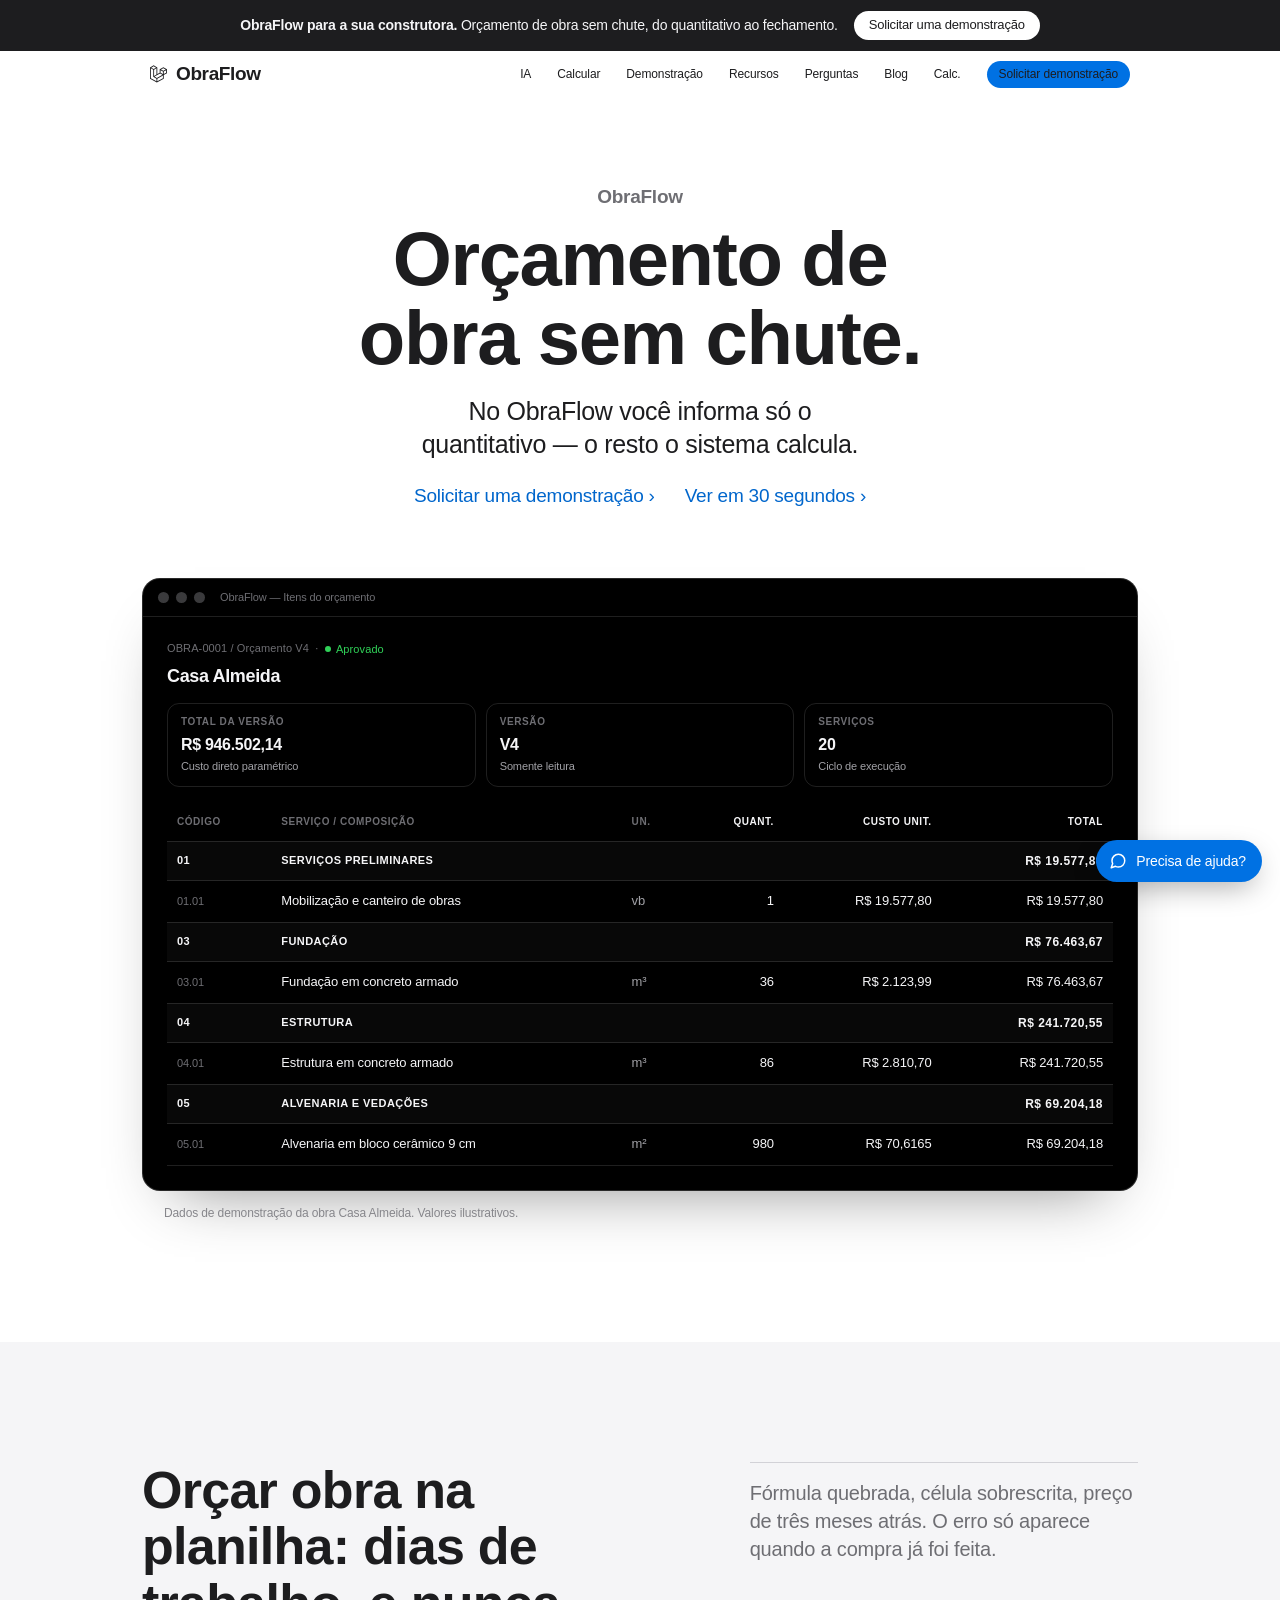
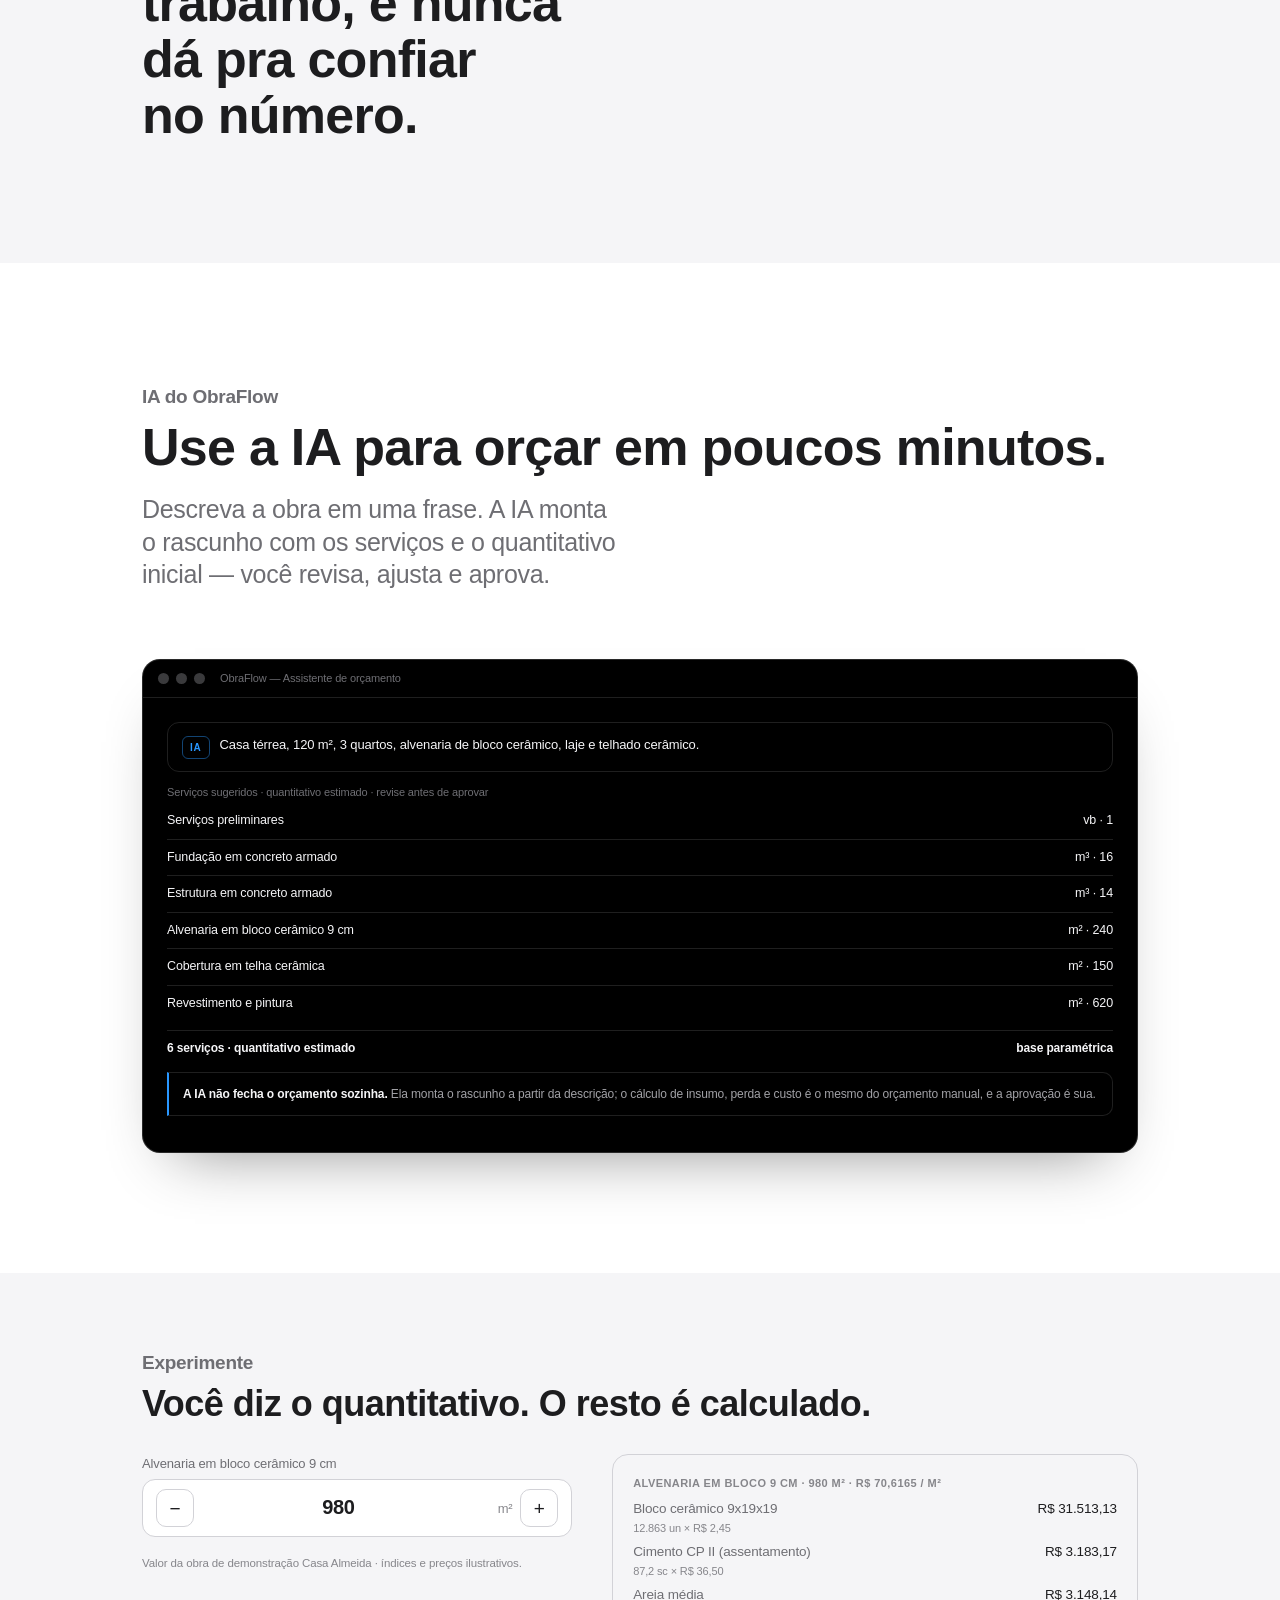
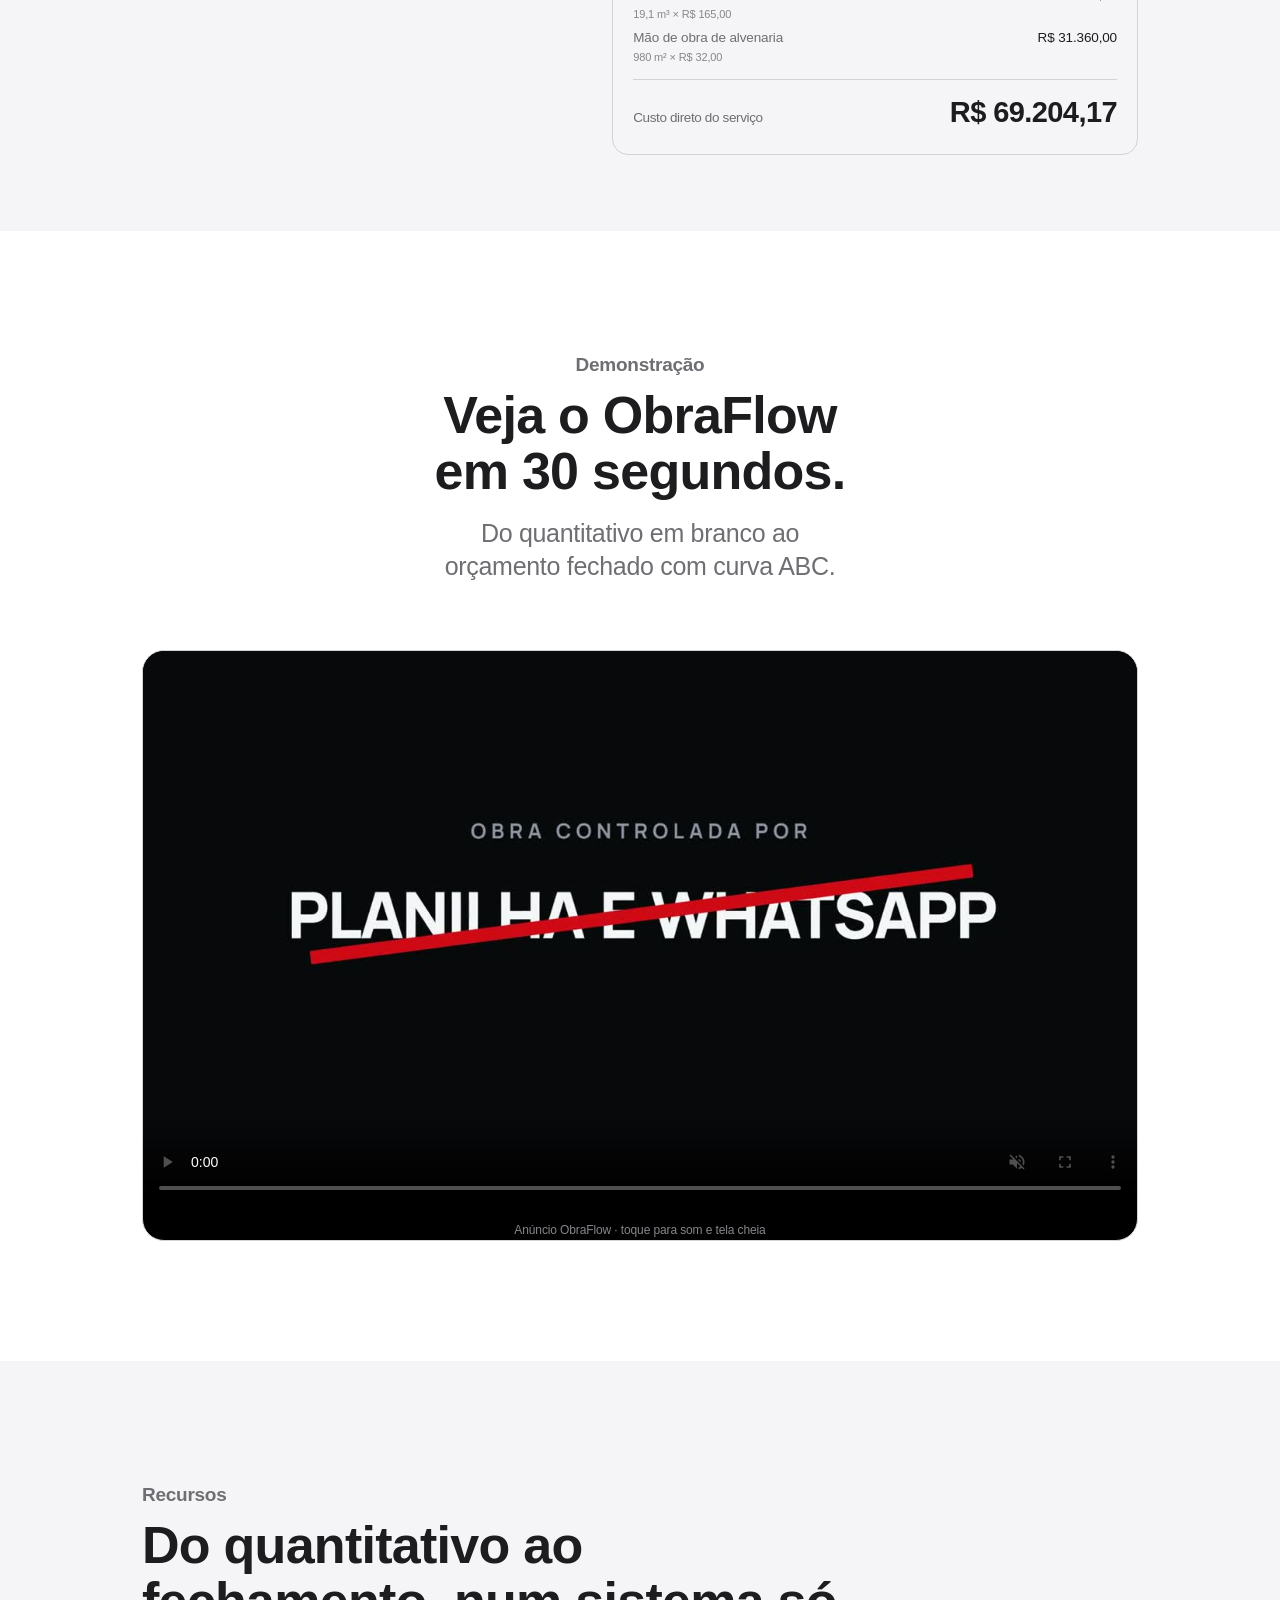
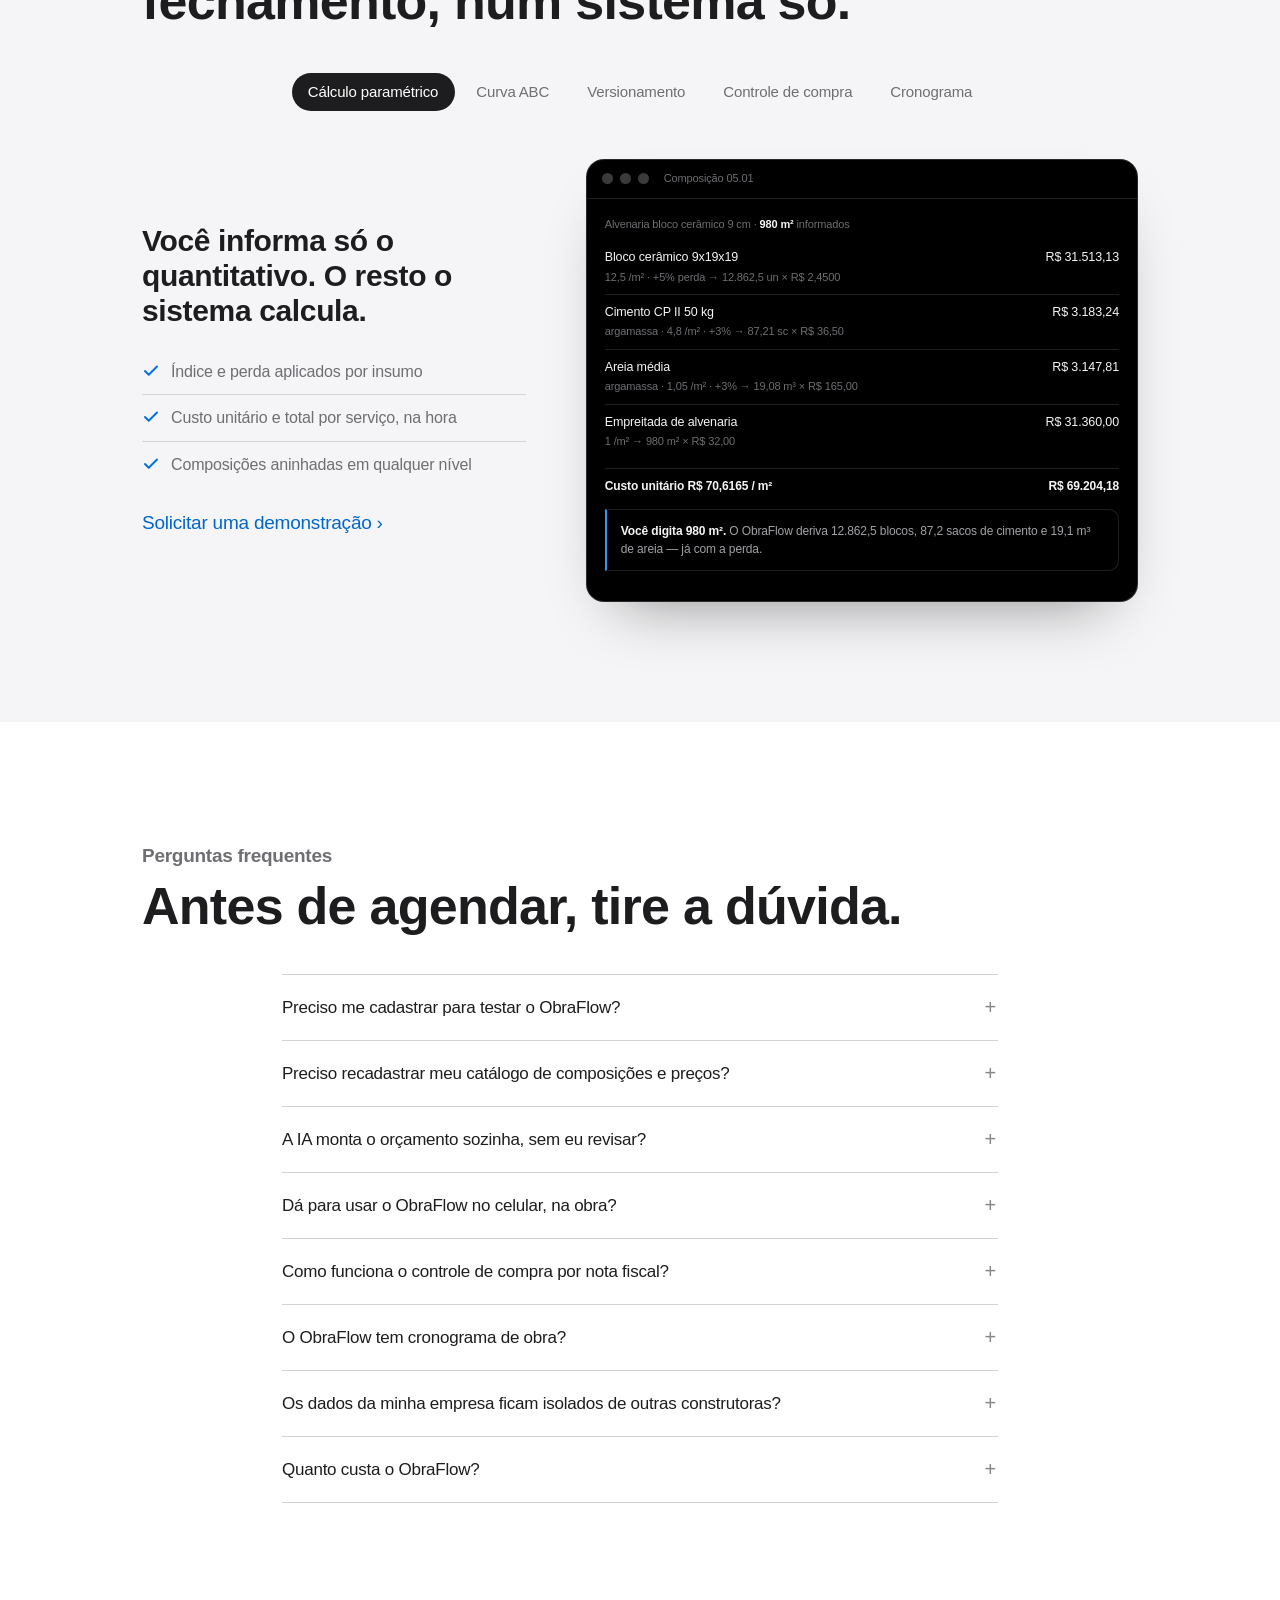
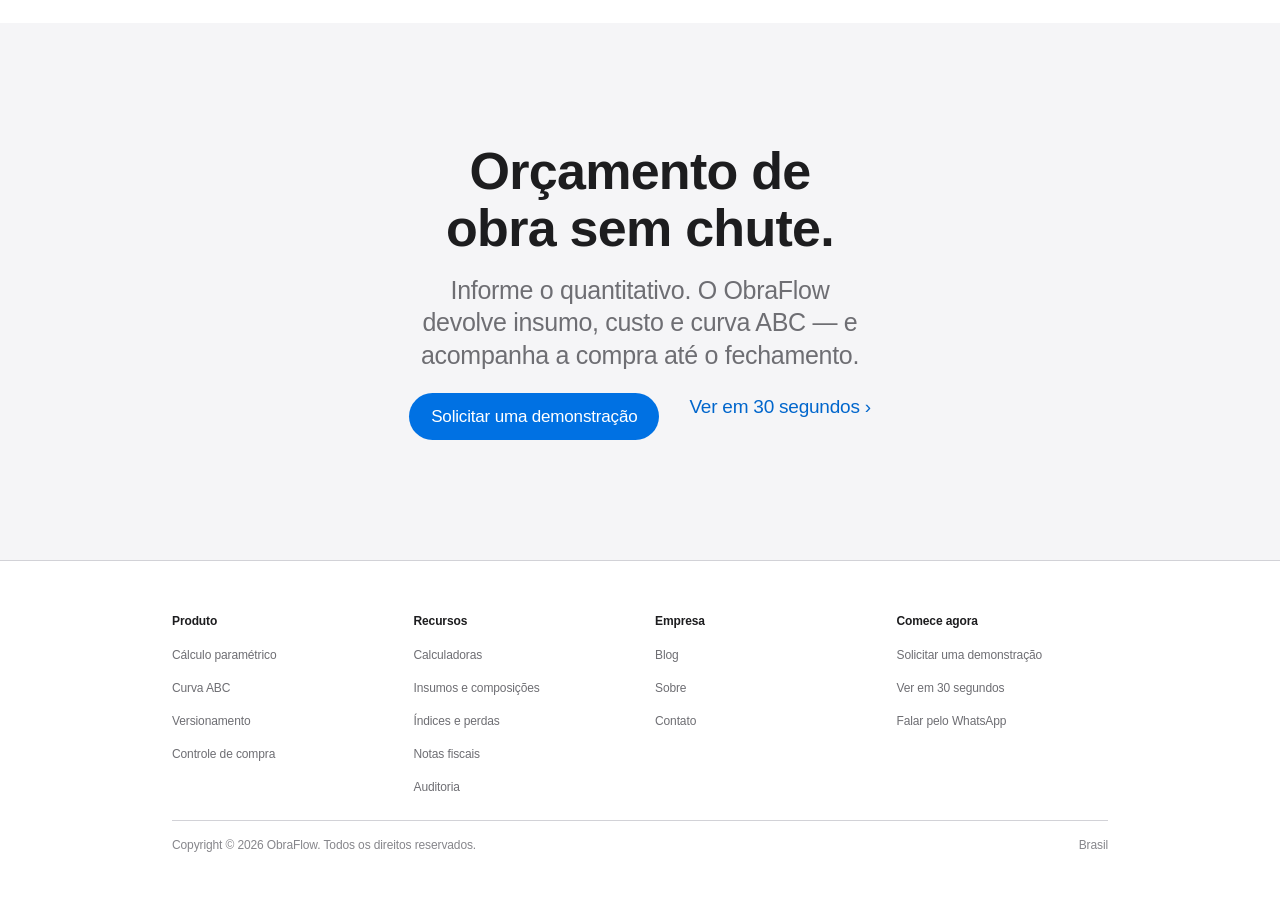
<file: index.html>
<!doctype html>
<html lang="pt-BR">
<head>
<meta charset="utf-8" />
<meta name="viewport" content="width=device-width, initial-scale=1, viewport-fit=cover" />
<title>ObraFlow — Software de orçamento de obra pelo quantitativo</title>
<meta name="description" content="Informe só o quantitativo e o ObraFlow calcula insumo, custo e curva ABC na hora. Versionamento com preço de insumo congelado e controle de compra por nota fiscal." />
<meta name="google-site-verification" content="u_GXEwjvDgBfcSxHgnYKC38jUEE4LHerS1L9eHQrxNo" />
<link rel="canonical" href="https://vellorapp.com.br/" />
<meta name="robots" content="index, follow, max-image-preview:large" />
<meta name="theme-color" content="#ffffff" media="(prefers-color-scheme: light)" />
<meta name="theme-color" content="#000000" media="(prefers-color-scheme: dark)" />
<meta property="og:type" content="website" />
<meta property="og:site_name" content="ObraFlow" />
<meta property="og:locale" content="pt_BR" />
<meta property="og:url" content="https://vellorapp.com.br/" />
<meta property="og:title" content="ObraFlow — Orçamento de obra sem chute" />
<meta property="og:description" content="Informe só o quantitativo. O ObraFlow calcula insumo, custo e curva ABC — e acompanha a compra até o fechamento." />
<meta property="og:image" content="https://vellorapp.com.br/og.jpg" />
<meta property="og:image:width" content="1200" />
<meta property="og:image:height" content="630" />
<meta name="twitter:card" content="summary_large_image" />
<meta name="twitter:title" content="ObraFlow — Orçamento de obra sem chute" />
<meta name="twitter:description" content="Informe só o quantitativo. O ObraFlow calcula insumo, custo e curva ABC." />
<meta name="twitter:image" content="https://vellorapp.com.br/og.jpg" />
<script type="application/ld+json">{"@context":"https://schema.org","@type":"SoftwareApplication","name":"ObraFlow","applicationCategory":"BusinessApplication","applicationSubCategory":"Orçamento de obra","operatingSystem":"Web","inLanguage":"pt-BR","url":"https://vellorapp.com.br/","description":"Sistema de orçamentação de obra: informe o quantitativo e o ObraFlow calcula insumo, custo e curva ABC, com versionamento de preço congelado e controle de compra por nota fiscal.","featureList":["Cálculo paramétrico a partir do quantitativo","Curva ABC do orçamento","Versionamento com preço de insumo congelado","Controle de compra por nota fiscal","Cronograma gerado a partir do orçamento","Assistente de IA para montar o rascunho do orçamento"],"publisher":{"@type":"Organization","name":"ObraFlow","url":"https://vellorapp.com.br/"}}</script>
<script type="application/ld+json">{"@context":"https://schema.org","@type":"FAQPage","mainEntity":[{"@type":"Question","name":"Preciso me cadastrar para testar o ObraFlow?","acceptedAnswer":{"@type":"Answer","text":"Não existe autocadastro nem teste sem contato. O ObraFlow é vendido de forma assistida: você agenda uma demonstração, a gente monta o orçamento de uma obra sua na sua frente e só depois disso combina o plano."}},{"@type":"Question","name":"Preciso recadastrar meu catálogo de composições e preços?","acceptedAnswer":{"@type":"Answer","text":"Toda empresa nova recebe uma cópia de um catálogo de referência (baseado no SINAPI) já com composições e índices de consumo. Você ajusta os preços para a sua região e pode criar ou editar composições próprias a qualquer momento."}},{"@type":"Question","name":"A IA monta o orçamento sozinha, sem eu revisar?","acceptedAnswer":{"@type":"Answer","text":"Não. A IA monta um rascunho a partir da descrição da obra — serviços sugeridos e quantitativo estimado. O cálculo de insumo, perda e custo é o mesmo motor do orçamento manual, e nada é aprovado sem você revisar e confirmar."}},{"@type":"Question","name":"Dá para usar o ObraFlow no celular, na obra?","acceptedAnswer":{"@type":"Answer","text":"Sim. Existe um app de campo (instalável, funciona como aplicativo) para consultar obras, registrar consumo de material e fotografar nota fiscal direto do canteiro. Orçamento e catálogo continuam no desktop."}},{"@type":"Question","name":"Como funciona o controle de compra por nota fiscal?","acceptedAnswer":{"@type":"Answer","text":"Você fotografa a NF no celular, revisa os itens identificados e confirma o vínculo com o insumo do catálogo. A partir daí o sistema compara preço pago com o orçado e mostra o desvio antes do fechamento da obra."}},{"@type":"Question","name":"O ObraFlow tem cronograma de obra?","acceptedAnswer":{"@type":"Answer","text":"Sim. O cronograma é gerado a partir da própria estrutura do orçamento, com datas calculadas pelo caminho crítico — sem montar a rede de atividades de novo."}},{"@type":"Question","name":"Os dados da minha empresa ficam isolados de outras construtoras?","acceptedAnswer":{"@type":"Answer","text":"Sim. Cada empresa só acessa os próprios dados; o isolamento por empresa é aplicado no nível do banco de dados, não depende de filtro na tela."}},{"@type":"Question","name":"Quanto custa o ObraFlow?","acceptedAnswer":{"@type":"Answer","text":"O valor e o formato do plano são combinados na demonstração, olhando o tamanho da sua operação. Fale no WhatsApp para agendar."}}]}</script>
<link rel="icon" type="image/svg+xml" href="[data-uri]" />
<style>
  :root{
    --bg:#ffffff;
    --bg-alt:#f5f5f7;
    --ink:#1d1d1f;
    --ink-2:#6e6e73;
    --ink-3:#86868b;
    --link:#0066cc;
    --btn:#0071e3;
    --btn-hover:#0077ed;
    --hairline:#d2d2d7;
    --nav-bg:rgba(255,255,255,.72);
    --focus:#0071e3;
    color-scheme:light;
  }
  @media (prefers-color-scheme:dark){
    :root:not([data-theme="light"]){
      --bg:#000000; --bg-alt:#101011; --ink:#f5f5f7; --ink-2:#a1a1a6; --ink-3:#86868b;
      --link:#2997ff; --btn:#0071e3; --btn-hover:#0077ed; --hairline:#3a3a3c;
      --nav-bg:rgba(20,20,22,.72); --focus:#2997ff; color-scheme:dark;
    }
  }
  :root[data-theme="dark"]{
    --bg:#000000; --bg-alt:#101011; --ink:#f5f5f7; --ink-2:#a1a1a6; --ink-3:#86868b;
    --link:#2997ff; --btn:#0071e3; --btn-hover:#0077ed; --hairline:#3a3a3c;
    --nav-bg:rgba(20,20,22,.72); --focus:#2997ff; color-scheme:dark;
  }

  *{box-sizing:border-box}
  html{-webkit-text-size-adjust:100%;scroll-behavior:smooth;overflow-x:hidden;scroll-padding-top:60px}
  body{
    margin:0;background:var(--bg);color:var(--ink);
    font-family:"SF Pro Display","SF Pro Text","SF Pro Icons","Helvetica Neue","Segoe UI",Helvetica,Arial,-apple-system,BlinkMacSystemFont,Roboto,sans-serif;
    font-size:17px;line-height:1.47059;letter-spacing:-.022em;
    -webkit-font-smoothing:antialiased;-moz-osx-font-smoothing:grayscale;
    -webkit-tap-highlight-color:transparent;overflow-x:hidden;
  }
  a{color:var(--link);text-decoration:none}
  a:hover{text-decoration:underline}
  :focus-visible{outline:3px solid var(--focus);outline-offset:3px;border-radius:5px}
  sup{font-size:.62em;vertical-align:.5em;letter-spacing:0}
  @media (prefers-reduced-motion:reduce){html{scroll-behavior:auto}}

  /* ---------- promo bar ---------- */
  .promo{background:#1d1d1f;color:#f5f5f7}
  .promo__in{max-width:1160px;margin:0 auto;padding:11px 22px;display:flex;flex-wrap:nowrap;gap:16px;align-items:center;justify-content:center;font-size:14px;line-height:1.3;letter-spacing:-.014em}
  .promo__txt{min-width:0;overflow:hidden;text-overflow:ellipsis;white-space:nowrap}
  .promo__in strong{font-weight:600}
  .promo__in a{flex:0 0 auto;display:inline-block;background:#fff;color:#1d1d1f;font-weight:500;text-decoration:none;white-space:nowrap;padding:6px 15px;border-radius:980px;font-size:13px}
  .promo__in a:hover{background:#e8e8ed}

  /* ---------- sub nav ---------- */
  .subnav{
    position:sticky;top:0;z-index:100;height:48px;
    background:var(--nav-bg);
    -webkit-backdrop-filter:saturate(180%) blur(20px);backdrop-filter:saturate(180%) blur(20px);
    border-bottom:1px solid transparent;transition:border-color .2s ease;
  }
  .subnav.is-scrolled{border-bottom-color:var(--hairline)}
  .subnav__in{max-width:1024px;margin:0 auto;height:100%;display:flex;align-items:center;gap:22px;padding:0 22px}
  .brand{display:flex;align-items:center;gap:9px;color:var(--ink);font-size:19px;font-weight:600;letter-spacing:-.02em;flex:0 0 auto}
  .brand:hover{text-decoration:none}
  .brand svg{width:17px;height:auto;display:block}
  .subnav__links{display:flex;align-items:center;gap:26px;margin-left:auto;flex-wrap:nowrap;overflow:hidden}
  .subnav__links a{color:var(--ink);font-size:12px;letter-spacing:-.01em;white-space:nowrap}
  .subnav__links a:hover{color:var(--ink-2);text-decoration:none}
  .subnav__cta{flex:0 0 auto;background:var(--btn);color:#fff;font-size:12px;letter-spacing:-.01em;padding:5px 12px;border-radius:980px}
  .subnav__cta:hover{background:var(--btn-hover);text-decoration:none}
  @media (max-width:760px){ .subnav__links a:not(.subnav__cta){display:none} }

  /* ---------- shared ---------- */
  .section{padding:clamp(58px,10vw,120px) 0;scroll-margin-top:56px}
  .section--alt{background:var(--bg-alt)}
  .section--hero{padding-top:clamp(44px,7vw,84px)}
  .wrap{max-width:640px;margin:0 auto;padding:0 22px;text-align:center}
  .wrap--left{max-width:1040px;text-align:left}
  .stage{max-width:1040px;margin:clamp(36px,6vw,68px) auto 0;padding:0 22px}
  .stage__cap{max-width:1040px;margin:14px auto 0;padding:0 22px;font-size:12px;color:var(--ink-3);letter-spacing:-.01em}

  .eyebrow{font-size:clamp(15px,1.7vw,19px);font-weight:600;letter-spacing:-.014em;color:var(--ink-2);margin:0 0 8px}
  .headline{font-size:clamp(30px,4.8vw,52px);font-weight:600;line-height:1.08;letter-spacing:-.014em;text-wrap:balance;margin:0}
  .headline--hero{font-size:clamp(40px,7.2vw,76px);line-height:1.04;letter-spacing:-.018em}
  .headline--left{text-align:left}
  .intro{font-size:clamp(19px,2.3vw,25px);font-weight:400;line-height:1.3;letter-spacing:-.012em;color:var(--ink-2);margin:18px auto 0;max-width:34rem;text-wrap:balance}
  .intro--dark{color:var(--ink)}
  .wrap--left .intro{margin-left:0}
  .linkrow{display:flex;gap:6px 30px;justify-content:center;flex-wrap:wrap;margin-top:22px}
  .linkrow--left{justify-content:flex-start}
  .clink{font-size:clamp(16px,1.9vw,19px);letter-spacing:-.012em;white-space:nowrap}
  .btn{display:inline-block;background:var(--btn);color:#fff;font-size:17px;letter-spacing:-.01em;padding:11px 22px;border-radius:980px}
  .btn:hover{background:var(--btn-hover);text-decoration:none}

  /* ---------- problema split ---------- */
  .split{max-width:1040px;margin:0 auto;padding:0 22px;display:grid;grid-template-columns:1.4fr 1fr;gap:clamp(22px,5vw,72px);align-items:start}
  .split__aside{border-top:1px solid var(--hairline);padding-top:16px;font-size:clamp(16px,1.9vw,20px);line-height:1.4;color:var(--ink-2);letter-spacing:-.01em}
  @media (max-width:820px){ .split{grid-template-columns:1fr;gap:20px} }

  /* ---------- demo player ---------- */
  .player{margin:0;position:relative;width:100%;background:#000;border:1px solid var(--hairline);border-radius:22px;overflow:hidden}
  .player video{display:block;width:100%;aspect-ratio:16/9;object-fit:cover;background:#000}
  .player__cap{padding:12px 4px 0;font-size:12px;color:var(--ink-3);letter-spacing:-.01em;text-align:center}

  /* ---------- explorer / tabs ---------- */
  .explorer{max-width:1040px;margin:0 auto;padding:0 22px}
  .tabs{position:relative;display:flex;flex-wrap:wrap;gap:6px;justify-content:center;margin:clamp(28px,4vw,44px) 0 clamp(30px,4vw,48px)}
  .tabs__ind{position:absolute;left:0;top:0;width:0;height:0;background:var(--ink);border-radius:980px;z-index:0;pointer-events:none;transition:transform .46s cubic-bezier(.5,0,.15,1),width .46s cubic-bezier(.5,0,.15,1),height .46s cubic-bezier(.5,0,.15,1)}
  .tabs__ind.no-anim{transition:none}
  .tab{position:relative;z-index:1;appearance:none;background:transparent;border:0;font:inherit;font-size:15px;letter-spacing:-.01em;color:var(--ink-2);padding:8px 16px;border-radius:980px;cursor:pointer;transition:color .3s ease}
  .tab:hover{color:var(--ink)}
  .tab.is-active{color:var(--bg)}
  .panelwrap{position:relative;transition:height .6s cubic-bezier(.4,0,.2,1)}
  .panelwrap.is-animating{overflow:hidden}
  .panelwrap.is-animating .panel{position:absolute;top:0;left:0;right:0}
  .panel{display:grid;grid-template-columns:minmax(0,.82fr) minmax(0,1.18fr);gap:clamp(24px,5vw,60px);align-items:center}
  .panel[hidden]{display:none}
  @media (max-width:840px){ .panel{grid-template-columns:1fr;gap:26px} }
  .panel__text h3{font-size:clamp(22px,2.8vw,30px);font-weight:600;line-height:1.16;letter-spacing:-.012em;margin:0}
  .ticks{list-style:none;margin:20px 0 22px;padding:0}
  .ticks li{display:flex;gap:11px;padding:12px 0;border-top:1px solid var(--hairline);font-size:16px;line-height:1.35;color:var(--ink-2);letter-spacing:-.01em}
  .ticks li:first-child{border-top:0}
  .ticks svg{flex:0 0 auto;width:18px;height:18px;color:var(--btn);margin-top:1px}
  .panel.is-entering .panel__text{animation:ptIn .58s cubic-bezier(.16,.84,.44,1) both}
  .panel.is-entering .panel__art{animation:paIn .74s cubic-bezier(.16,.84,.44,1) .05s both}
  .panel.is-leaving{animation:pOut .34s cubic-bezier(.4,0,1,1) both}
  @keyframes ptIn{from{opacity:0;transform:translateY(14px)}to{opacity:1;transform:none}}
  @keyframes paIn{from{opacity:0;transform:translateY(22px) scale(.978)}to{opacity:1;transform:none}}
  @keyframes pOut{from{opacity:1;transform:none}to{opacity:0;transform:translateY(-12px) scale(.994)}}
  @media (prefers-reduced-motion:reduce){
    .panel.is-entering .panel__text,.panel.is-entering .panel__art{animation:fadeIn .4s ease both}
    .panel.is-leaving{animation:fadeOut .28s ease both}
    @keyframes fadeIn{from{opacity:0}to{opacity:1}}
    @keyframes fadeOut{from{opacity:1}to{opacity:0}}
  }

  /* ---------- IA assistente ---------- */
  .ai-prompt{border:1px solid var(--m-line);border-radius:12px;padding:12px 14px;color:var(--m-ink);font-size:13px;line-height:1.5;display:flex;gap:10px;align-items:flex-start}
  .ai-tag{flex:0 0 auto;color:var(--m-blue);font-weight:700;font-size:10px;letter-spacing:.08em;border:1px solid rgba(41,151,255,.45);border-radius:6px;padding:3px 7px;margin-top:1px}
  .ai-lead{color:var(--m-ink3);font-size:11px;margin:13px 0 3px}

  /* ---------- calculadora rápida ---------- */
  .section--tight{padding:clamp(42px,6.5vw,76px) 0}
  .headline--sm{font-size:clamp(25px,3.3vw,36px)}
  .calc{max-width:1040px;margin:clamp(18px,3vw,30px) auto 0;padding:0 22px}
  .calc__grid{display:grid;grid-template-columns:minmax(0,.9fr) minmax(0,1.1fr);gap:clamp(18px,3.5vw,40px);align-items:start}
  @media (max-width:840px){ .calc__grid{grid-template-columns:1fr;gap:20px} }
  .calc__inputs{display:flex;flex-direction:column;gap:14px}
  .field{display:flex;flex-direction:column;gap:6px}
  .field>label{font-size:13px;color:var(--ink-2);letter-spacing:-.01em}
  .field__box{display:flex;align-items:center;gap:10px;border:1px solid var(--hairline);border-radius:13px;padding:9px 13px;background:var(--bg);transition:border-color .15s ease,box-shadow .15s ease}
  .field__box:focus-within{border-color:var(--btn);box-shadow:0 0 0 4px color-mix(in srgb,var(--btn) 16%,transparent)}
  .field__box input{flex:1;min-width:0;border:0;background:transparent;font:inherit;font-size:20px;font-weight:600;letter-spacing:-.02em;color:var(--ink);font-variant-numeric:tabular-nums;outline:none}
  .field__un{font-size:13px;color:var(--ink-3)}
  .calc__cap{margin:4px 0 0;font-size:11.5px;line-height:1.4;color:var(--ink-3);letter-spacing:-.01em}
  .calc__panel{border:1px solid var(--hairline);border-radius:16px;padding:clamp(15px,2vw,20px);background:var(--bg-alt)}
  .calc__group+.calc__group{margin-top:11px;padding-top:11px;border-top:1px solid var(--hairline)}
  .calc__group h4{margin:0 0 5px;font-size:11px;font-weight:600;letter-spacing:.04em;text-transform:uppercase;color:var(--ink-3)}
  .calc__row{display:flex;justify-content:space-between;gap:12px;padding:3px 0;font-size:13.5px;color:var(--ink-2);letter-spacing:-.01em}
  .calc__row>span{display:flex;flex-direction:column;gap:1px}
  .calc__row em{font-style:normal;font-size:11px;color:var(--ink-3);font-variant-numeric:tabular-nums}
  .calc__row b{color:var(--ink);font-weight:500;font-variant-numeric:tabular-nums;white-space:nowrap}
  .calc__row--sub{border-top:1px solid var(--hairline);margin-top:4px;padding-top:8px}
  .calc__total{display:flex;justify-content:space-between;align-items:baseline;gap:12px;margin-top:11px;padding-top:11px;border-top:1px solid var(--hairline)}
  .calc__total span{font-size:13.5px;color:var(--ink-2)}
  .calc__total b{font-size:clamp(21px,3vw,29px);font-weight:600;letter-spacing:-.02em;font-variant-numeric:tabular-nums}

  /* ---------- perguntas frequentes ---------- */
  .faq{max-width:760px;margin:clamp(24px,4vw,40px) auto 0;padding:0 22px}
  .faq__item{border-top:1px solid var(--hairline)}
  .faq__item:last-child{border-bottom:1px solid var(--hairline)}
  .faq__q{list-style:none;cursor:pointer;padding:20px 30px 20px 0;position:relative;font-size:17px;font-weight:500;letter-spacing:-.014em;color:var(--ink)}
  .faq__q::-webkit-details-marker{display:none}
  .faq__q::after{content:"+";position:absolute;right:2px;top:18px;font-size:20px;font-weight:400;color:var(--ink-3);transition:transform .25s ease}
  .faq__item[open] .faq__q::after{transform:rotate(45deg)}
  .faq__a{margin:0 0 22px;padding-right:30px;color:var(--ink-2);font-size:15px;line-height:1.55;letter-spacing:-.011em}

  /* ---------- cronograma (mockup) ---------- */
  .gantt{display:flex;flex-direction:column;gap:9px;font-variant-numeric:tabular-nums}
  .gantt__row{display:grid;grid-template-columns:100px 1fr;gap:10px;align-items:center}
  .gantt__name{color:var(--m-ink2);font-size:11.5px;white-space:nowrap;overflow:hidden;text-overflow:ellipsis}
  .gantt__track{position:relative;height:16px;border-radius:5px;background:rgba(255,255,255,.06)}
  .gantt__bar{position:absolute;top:0;bottom:0;border-radius:5px;background:var(--m-blue)}
  .gantt__bar.crit{background:var(--m-amber)}
  .gantt__row.mile .gantt__track{background:none}
  .gantt__diamond{position:absolute;top:1px;width:14px;height:14px;transform:translateX(-50%) rotate(45deg);background:var(--m-ink)}

  /* ---------- footnote + footer ---------- */
  .footnotes{max-width:980px;margin:0 auto;padding:22px 22px 0;border-top:1px solid var(--hairline)}
  .footnotes p{font-size:12px;line-height:1.4;color:var(--ink-3);margin:6px 0;letter-spacing:-.01em}
  .foot{background:var(--bg);border-top:1px solid var(--hairline)}
  .foot__in{max-width:980px;margin:0 auto;padding:30px 22px 46px}
  .foot__cols{display:grid;grid-template-columns:repeat(auto-fit,minmax(150px,1fr));gap:26px 30px;padding:22px 0;border-bottom:1px solid var(--hairline)}
  .foot__cols h3{font-size:12px;font-weight:600;color:var(--ink);margin:0 0 10px;letter-spacing:-.01em}
  .foot__cols ul{list-style:none;margin:0;padding:0;display:flex;flex-direction:column;gap:8px}
  .foot__cols a{font-size:12px;color:var(--ink-2);letter-spacing:-.01em}
  .foot__cols a:hover{color:var(--ink)}
  .foot__bar{display:flex;flex-wrap:wrap;gap:8px 18px;justify-content:space-between;padding-top:16px}
  .foot__bar p{font-size:12px;color:var(--ink-3);margin:0;letter-spacing:-.01em}

  /* ---------- device mock (always dark) ---------- */
  .device{
    --m-line:rgba(255,255,255,.12);--m-ink:#f5f5f7;--m-ink2:#a1a1a6;--m-ink3:#6e6e73;
    --m-blue:#2997ff;--m-green:#30d158;--m-red:#ff453a;--m-amber:#ff9f0a;
    background:#000;border:1px solid var(--m-line);border-radius:18px;overflow:hidden;
    color:var(--m-ink);box-shadow:0 30px 60px -32px rgba(0,0,0,.45);
    font-size:13px;line-height:1.4;letter-spacing:-.01em;
  }
  :root[data-theme="dark"] .device,
  :root:not([data-theme="light"]) .device{border-color:rgba(255,255,255,.16)}
  @media (prefers-color-scheme:dark){:root:not([data-theme="light"]) .device{box-shadow:0 30px 60px -34px rgba(0,0,0,.8)}}
  .device__bar{display:flex;align-items:center;gap:7px;padding:11px 15px;border-bottom:1px solid var(--m-line)}
  .device__bar i{width:11px;height:11px;border-radius:50%;background:#3a3a3c;display:block}
  .device__bar span{margin-left:8px;color:var(--m-ink3);font-size:11px}
  .device__body{padding:clamp(15px,2.4vw,24px);overflow-x:auto}
  .m-crumb{color:var(--m-ink3);font-size:11px;letter-spacing:.01em;margin:0}
  .m-pill{display:inline-flex;align-items:center;gap:5px;color:var(--m-green);font-size:11px}
  .m-pill::before{content:"";width:6px;height:6px;border-radius:50%;background:var(--m-green);display:block}
  .m-title{font-size:18px;font-weight:600;letter-spacing:-.02em;margin:7px 0 0}
  .m-chips{display:flex;flex-wrap:wrap;gap:10px;margin-top:14px}
  .m-chip{flex:1 1 130px;border:1px solid var(--m-line);border-radius:12px;padding:11px 13px}
  .m-chip b{display:block;font-size:10px;font-weight:600;letter-spacing:.06em;color:var(--m-ink3);text-transform:uppercase}
  .m-chip s{display:block;text-decoration:none;font-size:16px;font-weight:600;letter-spacing:-.02em;margin-top:5px;font-variant-numeric:tabular-nums}
  .m-chip em{font-style:normal;color:var(--m-ink2);font-size:11px}

  .grid{width:100%;border-collapse:collapse;font-variant-numeric:tabular-nums;min-width:520px}
  .grid th{text-align:left;font-size:10px;font-weight:600;letter-spacing:.055em;text-transform:uppercase;color:var(--m-ink3);padding:12px 10px;border-bottom:1px solid var(--m-line)}
  .grid td{padding:11px 10px;border-bottom:1px solid var(--m-line);color:var(--m-ink2)}
  .grid .num{text-align:right;color:var(--m-ink)}
  .grid .lead{color:var(--m-ink);font-weight:500}
  .grid tr.group td{background:rgba(255,255,255,.03);color:var(--m-ink);font-weight:600;font-size:11px;letter-spacing:.04em;text-transform:uppercase}
  .grid tr.group td.num{font-size:12px}
  .grid .sub{color:var(--m-ink3);font-size:11px}

  .m-note{margin-top:15px;border:1px solid var(--m-line);border-left:2px solid var(--m-blue);border-radius:0 10px 10px 0;padding:12px 14px;color:var(--m-ink2);font-size:12px;line-height:1.5}
  .m-note b{color:var(--m-ink);font-weight:600}

  .panel__art .device__body{padding:clamp(13px,1.8vw,18px);overflow:hidden}

  .abc-tiles{display:grid;grid-template-columns:repeat(2,1fr);gap:8px;margin-bottom:14px}
  .abc-tile{border:1px solid var(--m-line);border-radius:10px;padding:10px}
  .abc-tile b{font-size:10px;font-weight:600;letter-spacing:.05em;text-transform:uppercase;color:var(--m-ink3)}
  .abc-tile s{display:block;text-decoration:none;font-size:13px;font-weight:600;letter-spacing:-.02em;margin-top:4px;font-variant-numeric:tabular-nums}
  .abc-tile.a s{color:var(--m-red)}

  .mk{list-style:none;margin:0;padding:0}
  .mk__h{color:var(--m-ink3);font-size:11px;margin:0 0 8px}
  .mk__row{padding:9px 0;border-top:1px solid var(--m-line)}
  .mk__row:first-child{border-top:0}
  .mk__line{display:flex;justify-content:space-between;gap:10px;align-items:baseline}
  .mk__name{color:var(--m-ink);font-weight:500;font-size:12.5px}
  .mk__val{color:var(--m-ink);font-size:12.5px;font-variant-numeric:tabular-nums;white-space:nowrap}
  .mk__sub{color:var(--m-ink3);font-size:11px;margin-top:3px;font-variant-numeric:tabular-nums}
  .mk__foot{display:flex;justify-content:space-between;gap:10px;margin-top:9px;padding-top:9px;border-top:1px solid var(--m-line);color:var(--m-ink);font-size:12px;font-weight:600;font-variant-numeric:tabular-nums}

  .rk{list-style:none;margin:0;padding:0}
  .rk li{padding:9px 0;border-top:1px solid var(--m-line)}
  .rk li:first-child{border-top:0}
  .rk__top{display:flex;justify-content:space-between;gap:8px;align-items:baseline}
  .rk__name{color:var(--m-ink);font-weight:500;font-size:12.5px}
  .rk__name i{font-style:normal;color:var(--m-ink3);margin-right:7px}
  .rk__cls{color:var(--m-red);font-weight:700;font-size:11px;flex:0 0 auto}
  .rk__bar{height:5px;border-radius:3px;background:rgba(255,255,255,.08);margin:6px 0 5px;position:relative;overflow:hidden}
  .rk__bar i{position:absolute;left:0;top:0;bottom:0;background:var(--m-blue);border-radius:3px}
  .rk__meta{display:flex;justify-content:space-between;gap:8px;color:var(--m-ink3);font-size:11px;font-variant-numeric:tabular-nums}

  .vstack{display:flex;flex-direction:column;gap:8px;font-variant-numeric:tabular-nums}
  .vrow{display:flex;align-items:center;justify-content:space-between;gap:12px;border:1px solid var(--m-line);border-radius:10px;padding:11px 13px;color:var(--m-ink2);font-size:12px}
  .vrow.cur{border-color:rgba(41,151,255,.5);color:var(--m-ink)}
  .vrow b{color:var(--m-ink);font-weight:600}
  .vlock{display:flex;align-items:center;gap:7px;color:var(--m-ink3);font-size:11px;padding-left:2px}
  .vlock svg{width:12px;height:12px}

  .nf{font-variant-numeric:tabular-nums}
  .nf__card{border:1px solid var(--m-line);border-radius:10px;padding:12px 13px}
  .nf__card .k{color:var(--m-ink3);font-size:10px;letter-spacing:.06em;text-transform:uppercase}
  .nf__card .v{color:var(--m-ink);font-size:13px;margin-top:3px}
  .nf__hist{display:flex;align-items:flex-end;gap:8px;height:56px;margin-top:14px}
  .nf__hist i{flex:1;background:var(--m-blue);border-radius:3px 3px 0 0;display:block;opacity:.5}
  .nf__hist i:last-child{opacity:1}
  .nf__labels{display:flex;gap:8px;margin-top:6px}
  .nf__labels span{flex:1;text-align:center;color:var(--m-ink3);font-size:10px}
  .nf__dev{margin-top:12px;color:var(--m-amber);font-size:12px}

  .rise{animation:rise .9s cubic-bezier(.28,.11,.32,1) both}
  .rise-2{animation-delay:.07s}.rise-3{animation-delay:.14s}.rise-4{animation-delay:.22s}
  @keyframes rise{from{opacity:0;transform:translateY(16px)}to{opacity:1;transform:none}}
  @media (prefers-reduced-motion:reduce){
    .rise{animation-name:riseFade}
    @keyframes riseFade{from{opacity:0}to{opacity:1}}
  }
  /* ---------- scroll reveal ---------- */
  .reveal--armed{opacity:0;transform:translateY(28px)}
  .reveal--armed.r-scale{transform:translateY(40px) scale(.968)}
  .reveal.is-in{opacity:1;transform:none;transition:opacity .74s cubic-bezier(.16,.84,.44,1),transform .74s cubic-bezier(.16,.84,.44,1)}
  .reveal.is-in[data-d="1"]{transition-delay:.08s}
  .reveal.is-in[data-d="2"]{transition-delay:.16s}
  .reveal.is-in[data-d="3"]{transition-delay:.24s}
  .section--hero .wrap{will-change:transform,opacity}
  @media (prefers-reduced-motion:reduce){
    .reveal--armed,.reveal--armed.r-scale{transform:translateY(12px)}
    .reveal.is-in{transition-duration:.5s}
  }

  /* ---------- mobile nav ---------- */
  .navtoggle{display:none;flex:0 0 auto;width:40px;height:40px;margin-right:-8px;border:0;background:transparent;cursor:pointer;flex-direction:column;align-items:center;justify-content:center;gap:5px;padding:0}
  .navtoggle span{display:block;width:20px;height:1.5px;background:var(--ink);border-radius:2px;transition:transform .25s ease,opacity .2s ease}
  .navtoggle[aria-expanded="true"] span:nth-child(1){transform:translateY(6.5px) rotate(45deg)}
  .navtoggle[aria-expanded="true"] span:nth-child(2){opacity:0}
  .navtoggle[aria-expanded="true"] span:nth-child(3){transform:translateY(-6.5px) rotate(-45deg)}
  .navsheet{position:absolute;top:100%;left:0;right:0;background:var(--nav-bg);-webkit-backdrop-filter:saturate(180%) blur(20px);backdrop-filter:saturate(180%) blur(20px);border-bottom:1px solid var(--hairline);display:flex;flex-direction:column;padding:2px 22px 16px;max-height:0;overflow:hidden;opacity:0;transition:max-height .32s cubic-bezier(.4,0,.2,1),opacity .18s ease}
  .navsheet.is-open{max-height:460px;opacity:1}
  .navsheet a{font-size:17px;letter-spacing:-.02em;color:var(--ink);padding:13px 2px;border-bottom:1px solid var(--hairline)}
  .navsheet a:hover{text-decoration:none}
  .navsheet .btn{margin-top:14px;text-align:center;padding:12px;border:0}
  @media (min-width:761px){ .navsheet{display:none} }
  @media (max-width:760px){ .navtoggle{display:flex} }

  /* ---------- calculadora: steppers ---------- */
  .stepper{flex:0 0 auto;width:38px;height:38px;border-radius:10px;border:1px solid var(--hairline);background:var(--bg);color:var(--ink);font-size:19px;line-height:1;cursor:pointer;display:grid;place-items:center;font-variant-numeric:normal}
  .stepper:active{background:var(--bg-alt)}
  .field__box{gap:8px}
  .field__box input{text-align:center}

  /* ---------- tab swipe hint (mobile) ---------- */
  .swipehint{display:none;text-align:center;font-size:12px;color:var(--ink-3);letter-spacing:-.01em;margin:-6px 0 18px}
  @media (max-width:760px){ .swipehint{display:block} }

  @media (max-width:600px){
    .promo__in{font-size:13px;padding:9px 16px;gap:12px}
    .section{padding:clamp(46px,13vw,80px) 0}
  }
</style>
</head>
<body>

<div class="promo">
  <p class="promo__in"><span class="promo__txt"><strong>ObraFlow para a sua construtora.</strong> Orçamento de obra sem chute, do quantitativo ao fechamento.</span> <a class="js-wa" href="#">Solicitar uma demonstração</a></p>
</div>

<nav class="subnav" id="subnav" aria-label="ObraFlow">
  <div class="subnav__in">
    <a class="brand" href="#top">
      <svg viewBox="0 0 40 42" fill="currentColor" aria-hidden="true"><path fill-rule="evenodd" clip-rule="evenodd" d="M17.2 5.633 8.6.855 0 5.633v26.51l16.2 9 16.2-9v-8.442l7.6-4.223V9.856l-8.6-4.777-8.6 4.777V18.3l-5.6 3.111V5.633ZM38 18.301l-5.6 3.11v-6.157l5.6-3.11V18.3Zm-1.06-7.856-5.54 3.078-5.54-3.079 5.54-3.078 5.54 3.079ZM24.8 18.3v-6.157l5.6 3.111v6.158L24.8 18.3Zm-1 1.732 5.54 3.078-13.14 7.302-5.54-3.078 13.14-7.3v-.002Zm-16.2 7.89 7.6 4.222V38.3L2 30.966V7.92l5.6 3.111v16.892ZM8.6 9.3 3.06 6.222 8.6 3.143l5.54 3.08L8.6 9.3Zm21.8 15.51-13.2 7.334V38.3l13.2-7.334v-6.156ZM9.6 11.034l5.6-3.11v14.6l-5.6 3.11v-14.6Z"/></svg>
      ObraFlow
    </a>
    <div class="subnav__links">
      <a href="#ia">IA</a>
      <a href="#calcular">Calcular</a>
      <a href="#demo">Demonstração</a>
      <a href="#recursos">Recursos</a>
      <a href="#faq">Perguntas</a>
      <a href="/blog/">Blog</a>
      <a href="/calculadoras/">Calc.</a>
      <a class="subnav__cta js-wa" href="#">Solicitar demonstração</a>
    </div>
    <button class="navtoggle" id="navToggle" type="button" aria-label="Abrir menu" aria-expanded="false" aria-controls="navSheet">
      <span></span><span></span><span></span>
    </button>
  </div>
  <nav class="navsheet" id="navSheet" aria-label="Menu">
    <a href="#ia">IA</a>
    <a href="#calcular">Calcular</a>
    <a href="#demo">Demonstração</a>
    <a href="#recursos">Recursos</a>
    <a href="#faq">Perguntas</a>
    <a href="/blog/">Blog</a>
    <a href="/calculadoras/">Calculadoras</a>
    <a class="btn js-wa" href="#">Solicitar uma demonstração</a>
  </nav>
</nav>

<main id="top">

  <!-- Hero -->
  <section class="section section--hero" aria-labelledby="hero-h">
    <div class="wrap">
      <p class="eyebrow rise">ObraFlow</p>
      <h1 class="headline headline--hero rise rise-2" id="hero-h">Orçamento de obra sem chute.</h1>
      <p class="intro intro--dark rise rise-3">No ObraFlow você informa só o quantitativo — o resto o sistema calcula.</p>
      <div class="linkrow rise rise-4">
        <a class="clink js-wa" href="#">Solicitar uma demonstração &rsaquo;</a>
        <a class="clink" href="#demo">Ver em 30 segundos &rsaquo;</a>
      </div>
    </div>

    <div class="stage rise rise-4">
      <div class="device">
        <div class="device__bar"><i></i><i></i><i></i><span>ObraFlow — Itens do orçamento</span></div>
        <div class="device__body">
          <p class="m-crumb">OBRA-0001 / Orçamento V4 &nbsp;·&nbsp; <span class="m-pill">Aprovado</span></p>
          <p class="m-title">Casa Almeida</p>
          <div class="m-chips">
            <div class="m-chip"><b>Total da versão</b><s>R$ 946.502,14</s><em>Custo direto paramétrico</em></div>
            <div class="m-chip"><b>Versão</b><s>V4</s><em>Somente leitura</em></div>
            <div class="m-chip"><b>Serviços</b><s>20</s><em>Ciclo de execução</em></div>
          </div>
          <table class="grid" style="margin-top:16px">
            <thead><tr>
              <th>Código</th><th>Serviço / composição</th><th>Un.</th>
              <th class="num">Quant.</th><th class="num">Custo unit.</th><th class="num">Total</th>
            </tr></thead>
            <tbody>
              <tr class="group"><td>01</td><td>Serviços preliminares</td><td></td><td></td><td></td><td class="num">R$ 19.577,80</td></tr>
              <tr><td class="sub">01.01</td><td class="lead">Mobilização e canteiro de obras</td><td>vb</td><td class="num">1</td><td class="num">R$ 19.577,80</td><td class="num">R$ 19.577,80</td></tr>
              <tr class="group"><td>03</td><td>Fundação</td><td></td><td></td><td></td><td class="num">R$ 76.463,67</td></tr>
              <tr><td class="sub">03.01</td><td class="lead">Fundação em concreto armado</td><td>m³</td><td class="num">36</td><td class="num">R$ 2.123,99</td><td class="num">R$ 76.463,67</td></tr>
              <tr class="group"><td>04</td><td>Estrutura</td><td></td><td></td><td></td><td class="num">R$ 241.720,55</td></tr>
              <tr><td class="sub">04.01</td><td class="lead">Estrutura em concreto armado</td><td>m³</td><td class="num">86</td><td class="num">R$ 2.810,70</td><td class="num">R$ 241.720,55</td></tr>
              <tr class="group"><td>05</td><td>Alvenaria e vedações</td><td></td><td></td><td></td><td class="num">R$ 69.204,18</td></tr>
              <tr><td class="sub">05.01</td><td class="lead">Alvenaria em bloco cerâmico 9 cm</td><td>m²</td><td class="num">980</td><td class="num">R$ 70,6165</td><td class="num">R$ 69.204,18</td></tr>
            </tbody>
          </table>
        </div>
      </div>
      <p class="stage__cap">Dados de demonstração da obra Casa Almeida. Valores ilustrativos.</p>
    </div>
  </section>

  <!-- Problema (split, left-aligned) -->
  <section class="section section--alt" aria-labelledby="prob-h">
    <div class="split reveal">
      <h2 class="headline headline--left" id="prob-h">Orçar obra na planilha: dias de trabalho, e nunca dá pra confiar no número.</h2>
      <div class="split__aside reveal" data-d="1">
        Fórmula quebrada, célula sobrescrita, preço de três meses atrás. O erro só aparece quando a compra já foi feita.
      </div>
    </div>
  </section>

  <!-- IA assistente -->
  <section class="section" id="ia" aria-labelledby="ia-h">
    <div class="wrap wrap--left reveal">
      <p class="eyebrow">IA do ObraFlow</p>
      <h2 class="headline headline--left" id="ia-h">Use a IA para orçar em poucos minutos.</h2>
      <p class="intro">Descreva a obra em uma frase. A IA monta o rascunho com os serviços e o quantitativo inicial — você revisa, ajusta e aprova.</p>
    </div>
    <div class="stage reveal r-scale">
      <div class="device">
        <div class="device__bar"><i></i><i></i><i></i><span>ObraFlow — Assistente de orçamento</span></div>
        <div class="device__body">
          <div class="ai-prompt"><span class="ai-tag">IA</span>Casa térrea, 120 m², 3 quartos, alvenaria de bloco cerâmico, laje e telhado cerâmico.</div>
          <p class="ai-lead">Serviços sugeridos · quantitativo estimado · revise antes de aprovar</p>
          <ul class="mk">
            <li class="mk__row"><div class="mk__line"><span class="mk__name">Serviços preliminares</span><span class="mk__val">vb · 1</span></div></li>
            <li class="mk__row"><div class="mk__line"><span class="mk__name">Fundação em concreto armado</span><span class="mk__val">m³ · 16</span></div></li>
            <li class="mk__row"><div class="mk__line"><span class="mk__name">Estrutura em concreto armado</span><span class="mk__val">m³ · 14</span></div></li>
            <li class="mk__row"><div class="mk__line"><span class="mk__name">Alvenaria em bloco cerâmico 9 cm</span><span class="mk__val">m² · 240</span></div></li>
            <li class="mk__row"><div class="mk__line"><span class="mk__name">Cobertura em telha cerâmica</span><span class="mk__val">m² · 150</span></div></li>
            <li class="mk__row"><div class="mk__line"><span class="mk__name">Revestimento e pintura</span><span class="mk__val">m² · 620</span></div></li>
          </ul>
          <div class="mk__foot"><span>6 serviços · quantitativo estimado</span><span>base paramétrica</span></div>
          <p class="m-note"><b>A IA não fecha o orçamento sozinha.</b> Ela monta o rascunho a partir da descrição; o cálculo de insumo, perda e custo é o mesmo do orçamento manual, e a aprovação é sua.</p>
        </div>
      </div>
    </div>
  </section>

  <!-- Calculadora rápida -->
  <section class="section section--tight section--alt" id="calcular" aria-labelledby="calc-h2">
    <div class="wrap wrap--left reveal">
      <p class="eyebrow">Experimente</p>
      <h2 class="headline headline--left headline--sm" id="calc-h2">Você diz o quantitativo. O resto é calculado.</h2>
    </div>
    <div class="calc reveal r-scale">
      <div class="calc__grid">
        <div class="calc__inputs">
          <div class="field">
            <label for="in-alv">Alvenaria em bloco cerâmico 9 cm</label>
            <div class="field__box">
              <button type="button" class="stepper" data-step="-10" aria-label="Diminuir 10 m²">&minus;</button>
              <input id="in-alv" type="number" inputmode="decimal" min="0" step="10" value="980" aria-describedby="calc-cap" />
              <span class="field__un">m²</span>
              <button type="button" class="stepper" data-step="10" aria-label="Aumentar 10 m²">+</button>
            </div>
          </div>
          <p class="calc__cap" id="calc-cap">Valor da obra de demonstração Casa Almeida · índices e preços ilustrativos.</p>
        </div>
        <div class="calc__panel" id="calc-out" aria-live="polite"></div>
      </div>
    </div>
  </section>

  <!-- Demo video -->
  <section class="section" id="demo" aria-labelledby="demo-h">
    <div class="wrap reveal">
      <p class="eyebrow">Demonstração</p>
      <h2 class="headline" id="demo-h">Veja o ObraFlow em 30 segundos.</h2>
      <p class="intro">Do quantitativo em branco ao orçamento fechado com curva ABC.</p>
    </div>
    <div class="stage">
      <figure class="player reveal r-scale">
        <video id="demoVideo" muted loop playsinline controls preload="none" poster="poster.jpg">
          <source src="obraflow-30s.mp4" type="video/mp4" />
        </video>
        <figcaption class="player__cap">Anúncio ObraFlow · toque para som e tela cheia</figcaption>
      </figure>
    </div>
  </section>

  <!-- Recursos: tabbed explorer -->
  <section class="section section--alt" id="recursos" aria-labelledby="rec-h">
    <div class="wrap wrap--left reveal">
      <p class="eyebrow">Recursos</p>
      <h2 class="headline headline--left" id="rec-h">Do quantitativo ao fechamento, num sistema só.</h2>
    </div>

    <div class="explorer reveal r-scale">
      <div class="tabs" role="tablist" aria-label="Recursos do ObraFlow">
        <span class="tabs__ind no-anim" aria-hidden="true"></span>
        <button class="tab is-active" role="tab" id="t-calc" aria-controls="p-calc" aria-selected="true" data-i="0">Cálculo paramétrico</button>
        <button class="tab" role="tab" id="t-abc" aria-controls="p-abc" aria-selected="false" tabindex="-1" data-i="1">Curva ABC</button>
        <button class="tab" role="tab" id="t-ver" aria-controls="p-ver" aria-selected="false" tabindex="-1" data-i="2">Versionamento</button>
        <button class="tab" role="tab" id="t-nf" aria-controls="p-nf" aria-selected="false" tabindex="-1" data-i="3">Controle de compra</button>
        <button class="tab" role="tab" id="t-cron" aria-controls="p-cron" aria-selected="false" tabindex="-1" data-i="4">Cronograma</button>
      </div>
      <p class="swipehint" aria-hidden="true">Arraste para trocar de recurso</p>

      <div class="panelwrap">

        <div class="panel is-active" role="tabpanel" id="p-calc" aria-labelledby="t-calc">
          <div class="panel__text">
            <h3>Você informa só o quantitativo. O resto o sistema calcula.</h3>
            <ul class="ticks">
              <li><svg viewBox="0 0 24 24" fill="none" stroke="currentColor" stroke-width="2.6" stroke-linecap="round" stroke-linejoin="round"><path d="M20 6 9 17l-5-5"/></svg>Índice e perda aplicados por insumo</li>
              <li><svg viewBox="0 0 24 24" fill="none" stroke="currentColor" stroke-width="2.6" stroke-linecap="round" stroke-linejoin="round"><path d="M20 6 9 17l-5-5"/></svg>Custo unitário e total por serviço, na hora</li>
              <li><svg viewBox="0 0 24 24" fill="none" stroke="currentColor" stroke-width="2.6" stroke-linecap="round" stroke-linejoin="round"><path d="M20 6 9 17l-5-5"/></svg>Composições aninhadas em qualquer nível</li>
            </ul>
            <a class="clink js-wa" href="#">Solicitar uma demonstração &rsaquo;</a>
          </div>
          <div class="panel__art">
            <div class="device">
              <div class="device__bar"><i></i><i></i><i></i><span>Composição 05.01</span></div>
              <div class="device__body">
                <p class="mk__h">Alvenaria bloco cerâmico 9 cm · <b style="color:var(--m-ink)">980 m²</b> informados</p>
                <ul class="mk">
                  <li class="mk__row">
                    <div class="mk__line"><span class="mk__name">Bloco cerâmico 9x19x19</span><span class="mk__val">R$ 31.513,13</span></div>
                    <div class="mk__sub">12,5 /m² · +5% perda → 12.862,5 un × R$ 2,4500</div>
                  </li>
                  <li class="mk__row">
                    <div class="mk__line"><span class="mk__name">Cimento CP II 50 kg</span><span class="mk__val">R$ 3.183,24</span></div>
                    <div class="mk__sub">argamassa · 4,8 /m² · +3% → 87,21 sc × R$ 36,50</div>
                  </li>
                  <li class="mk__row">
                    <div class="mk__line"><span class="mk__name">Areia média</span><span class="mk__val">R$ 3.147,81</span></div>
                    <div class="mk__sub">argamassa · 1,05 /m² · +3% → 19,08 m³ × R$ 165,00</div>
                  </li>
                  <li class="mk__row">
                    <div class="mk__line"><span class="mk__name">Empreitada de alvenaria</span><span class="mk__val">R$ 31.360,00</span></div>
                    <div class="mk__sub">1 /m² → 980 m² × R$ 32,00</div>
                  </li>
                </ul>
                <div class="mk__foot"><span>Custo unitário R$ 70,6165 / m²</span><span>R$ 69.204,18</span></div>
                <p class="m-note"><b>Você digita 980 m².</b> O ObraFlow deriva 12.862,5 blocos, 87,2 sacos de cimento e 19,1 m³ de areia — já com a perda.</p>
              </div>
            </div>
          </div>
        </div>

        <div class="panel" role="tabpanel" id="p-abc" aria-labelledby="t-abc" hidden>
          <div class="panel__text">
            <h3>Saiba onde 80% do custo da obra está concentrado, antes de comprar.</h3>
            <ul class="ticks">
              <li><svg viewBox="0 0 24 24" fill="none" stroke="currentColor" stroke-width="2.6" stroke-linecap="round" stroke-linejoin="round"><path d="M20 6 9 17l-5-5"/></svg>Componentes de todas as composições, consolidados</li>
              <li><svg viewBox="0 0 24 24" fill="none" stroke="currentColor" stroke-width="2.6" stroke-linecap="round" stroke-linejoin="round"><path d="M20 6 9 17l-5-5"/></svg>Classes A, B e C por custo acumulado</li>
              <li><svg viewBox="0 0 24 24" fill="none" stroke="currentColor" stroke-width="2.6" stroke-linecap="round" stroke-linejoin="round"><path d="M20 6 9 17l-5-5"/></svg>Priorize a negociação onde 1% vira dinheiro</li>
            </ul>
            <a class="clink js-wa" href="#">Solicitar uma demonstração &rsaquo;</a>
          </div>
          <div class="panel__art">
            <div class="device">
              <div class="device__bar"><i></i><i></i><i></i><span>Curva ABC</span></div>
              <div class="device__body">
                <div class="abc-tiles">
                  <div class="abc-tile"><b>Custo analisado</b><s>R$ 946.502,14</s></div>
                  <div class="abc-tile a"><b>Classe A</b><s>R$ 757.912,93</s></div>
                  <div class="abc-tile"><b>Classe B</b><s>R$ 141.954,88</s></div>
                  <div class="abc-tile"><b>Classe C</b><s>R$ 46.634,33</s></div>
                </div>
                <ol class="rk">
                  <li>
                    <div class="rk__top"><span class="rk__name"><i>1</i>Aço CA-50 / CA-60</span><span class="rk__cls">A</span></div>
                    <div class="rk__bar"><i style="width:100%"></i></div>
                    <div class="rk__meta"><span>R$ 110.328,56 · 11,66%</span><span>acum. 11,66%</span></div>
                  </li>
                  <li>
                    <div class="rk__top"><span class="rk__name"><i>2</i>Sistema de fôrma / compensado</span><span class="rk__cls">A</span></div>
                    <div class="rk__bar"><i style="width:78%"></i></div>
                    <div class="rk__meta"><span>R$ 86.032,14 · 9,09%</span><span>acum. 20,75%</span></div>
                  </li>
                  <li>
                    <div class="rk__top"><span class="rk__name"><i>3</i>Concreto usinado fck 30 MPa</span><span class="rk__cls">A</span></div>
                    <div class="rk__bar"><i style="width:71%"></i></div>
                    <div class="rk__meta"><span>R$ 78.923,52 · 8,34%</span><span>acum. 29,08%</span></div>
                  </li>
                  <li>
                    <div class="rk__top"><span class="rk__name"><i>4</i>Esquadria de alumínio</span><span class="rk__cls">A</span></div>
                    <div class="rk__bar"><i style="width:49%"></i></div>
                    <div class="rk__meta"><span>R$ 54.363,40 · 5,74%</span><span>acum. 34,83%</span></div>
                  </li>
                  <li>
                    <div class="rk__top"><span class="rk__name"><i>5</i>Empreitada de revestimento</span><span class="rk__cls">A</span></div>
                    <div class="rk__bar"><i style="width:46%"></i></div>
                    <div class="rk__meta"><span>R$ 50.400,00 · 5,32%</span><span>acum. 40,15%</span></div>
                  </li>
                  <li>
                    <div class="rk__top"><span class="rk__name"><i>6</i>Empreitada de pintura</span><span class="rk__cls">A</span></div>
                    <div class="rk__bar"><i style="width:32%"></i></div>
                    <div class="rk__meta"><span>R$ 35.520,00 · 3,75%</span><span>acum. 47,71%</span></div>
                  </li>
                </ol>
                <p class="m-note">A = até 80% acumulado · B = 80% a 95% · C = restante. Negocie a classe A primeiro.</p>
              </div>
            </div>
          </div>
        </div>

        <div class="panel" role="tabpanel" id="p-ver" aria-labelledby="t-ver" hidden>
          <div class="panel__text">
            <h3>Nova versão parte da anterior. Preço de insumo fica congelado.</h3>
            <ul class="ticks">
              <li><svg viewBox="0 0 24 24" fill="none" stroke="currentColor" stroke-width="2.6" stroke-linecap="round" stroke-linejoin="round"><path d="M20 6 9 17l-5-5"/></svg>Cada versão herda a base da anterior</li>
              <li><svg viewBox="0 0 24 24" fill="none" stroke="currentColor" stroke-width="2.6" stroke-linecap="round" stroke-linejoin="round"><path d="M20 6 9 17l-5-5"/></svg>Preço de insumo congelado para comparação</li>
              <li><svg viewBox="0 0 24 24" fill="none" stroke="currentColor" stroke-width="2.6" stroke-linecap="round" stroke-linejoin="round"><path d="M20 6 9 17l-5-5"/></svg>Só muda o que você mudar</li>
            </ul>
            <a class="clink js-wa" href="#">Solicitar uma demonstração &rsaquo;</a>
          </div>
          <div class="panel__art">
            <div class="device">
              <div class="device__bar"><i></i><i></i><i></i><span>Versões do orçamento</span></div>
              <div class="device__body">
                <div class="vstack">
                  <div class="vrow"><span>V1 · inicial</span><b>R$ 902.140,00</b></div>
                  <div class="vrow"><span>V2 · estrutura</span><b>R$ 928.760,00</b></div>
                  <div class="vrow"><span>V3 · esquadrias</span><b>R$ 939.310,00</b></div>
                  <div class="vlock" aria-hidden="true">
                    <svg viewBox="0 0 24 24" fill="none" stroke="currentColor" stroke-width="2"><rect x="4" y="10" width="16" height="11" rx="2"/><path d="M8 10V7a4 4 0 0 1 8 0v3"/></svg>
                    preço de insumo congelado de V3
                  </div>
                  <div class="vrow cur"><span>V4 · aprovado</span><b>R$ 946.502,14</b></div>
                </div>
                <p class="m-note">De V3 para V4 mudou só o quantitativo. A diferença de <b>R$ 7.192,14</b> é decisão sua, não preço.</p>
              </div>
            </div>
          </div>
        </div>

        <div class="panel" role="tabpanel" id="p-nf" aria-labelledby="t-nf" hidden>
          <div class="panel__text">
            <h3>Cada nota fiscal confirmada vira histórico real de preço pago por insumo.</h3>
            <ul class="ticks">
              <li><svg viewBox="0 0 24 24" fill="none" stroke="currentColor" stroke-width="2.6" stroke-linecap="round" stroke-linejoin="round"><path d="M20 6 9 17l-5-5"/></svg>Entrada registrada por NF-e confirmada</li>
              <li><svg viewBox="0 0 24 24" fill="none" stroke="currentColor" stroke-width="2.6" stroke-linecap="round" stroke-linejoin="round"><path d="M20 6 9 17l-5-5"/></svg>Preço médio pago por insumo</li>
              <li><svg viewBox="0 0 24 24" fill="none" stroke="currentColor" stroke-width="2.6" stroke-linecap="round" stroke-linejoin="round"><path d="M20 6 9 17l-5-5"/></svg>Desvio do previsto vs. orçado, sempre visível</li>
            </ul>
            <a class="clink js-wa" href="#">Solicitar uma demonstração &rsaquo;</a>
          </div>
          <div class="panel__art">
            <div class="device">
              <div class="device__bar"><i></i><i></i><i></i><span>Controle de insumos</span></div>
              <div class="device__body">
                <div class="nf">
                  <div class="nf__card">
                    <div class="k">NF-e confirmada</div>
                    <div class="v">Bloco cerâmico 9x19x19 · 8.000 un · R$ 2,65</div>
                  </div>
                  <div class="nf__hist" aria-hidden="true">
                    <i style="height:55%"></i><i style="height:62%"></i><i style="height:71%"></i><i style="height:78%"></i><i style="height:88%"></i>
                  </div>
                  <div class="nf__labels"><span>abr</span><span>mai</span><span>jun</span><span>jul</span><span>ago</span></div>
                  <p class="nf__dev">Preço médio pago R$ 2,65 · orçado R$ 2,45 · desvio +8,2%</p>
                </div>
                <p class="m-note">O estouro do bloco cerâmico — <b>R$ 2.572,50</b> — aparece antes do fechamento da obra.</p>
              </div>
            </div>
          </div>
        </div>

        <div class="panel" role="tabpanel" id="p-cron" aria-labelledby="t-cron" hidden>
          <div class="panel__text">
            <h3>O cronograma nasce do orçamento. Você não monta a rede de novo.</h3>
            <ul class="ticks">
              <li><svg viewBox="0 0 24 24" fill="none" stroke="currentColor" stroke-width="2.6" stroke-linecap="round" stroke-linejoin="round"><path d="M20 6 9 17l-5-5"/></svg>Atividades geradas a partir da estrutura do orçamento</li>
              <li><svg viewBox="0 0 24 24" fill="none" stroke="currentColor" stroke-width="2.6" stroke-linecap="round" stroke-linejoin="round"><path d="M20 6 9 17l-5-5"/></svg>Datas por caminho crítico, em dias corridos</li>
              <li><svg viewBox="0 0 24 24" fill="none" stroke="currentColor" stroke-width="2.6" stroke-linecap="round" stroke-linejoin="round"><path d="M20 6 9 17l-5-5"/></svg>Contratos e medições vinculados à mesma obra</li>
            </ul>
            <a class="clink js-wa" href="#">Solicitar uma demonstração &rsaquo;</a>
          </div>
          <div class="panel__art">
            <div class="device">
              <div class="device__bar"><i></i><i></i><i></i><span>Cronograma — Casa Almeida</span></div>
              <div class="device__body">
                <div class="gantt">
                  <div class="gantt__row"><span class="gantt__name">Fundação</span><div class="gantt__track"><div class="gantt__bar crit" style="left:0%;width:13%"></div></div></div>
                  <div class="gantt__row"><span class="gantt__name">Estrutura</span><div class="gantt__track"><div class="gantt__bar crit" style="left:11%;width:23%"></div></div></div>
                  <div class="gantt__row"><span class="gantt__name">Alvenaria</span><div class="gantt__track"><div class="gantt__bar" style="left:31%;width:20%"></div></div></div>
                  <div class="gantt__row"><span class="gantt__name">Revestimento</span><div class="gantt__track"><div class="gantt__bar crit" style="left:47%;width:19%"></div></div></div>
                  <div class="gantt__row"><span class="gantt__name">Pintura</span><div class="gantt__track"><div class="gantt__bar" style="left:62%;width:16%"></div></div></div>
                  <div class="gantt__row mile"><span class="gantt__name">Entrega técnica</span><div class="gantt__track"><div class="gantt__diamond" style="left:93%"></div></div></div>
                </div>
                <p class="m-note">O caminho crítico (em <b style="color:var(--m-amber)">âmbar</b>) é o que atrasa a obra se atrasar. Ele vem direto das atividades do orçamento, ligadas por dependência.</p>
              </div>
            </div>
          </div>
        </div>

      </div>
    </div>
  </section>

  <!-- Perguntas frequentes -->
  <section class="section" id="faq" aria-labelledby="faq-h">
    <div class="wrap wrap--left reveal">
      <p class="eyebrow">Perguntas frequentes</p>
      <h2 class="headline headline--left" id="faq-h">Antes de agendar, tire a dúvida.</h2>
    </div>
    <div class="faq reveal">
      <details class="faq__item">
        <summary class="faq__q">Preciso me cadastrar para testar o ObraFlow?</summary>
        <p class="faq__a">Não existe autocadastro nem teste sem contato. O ObraFlow é vendido de forma assistida: você agenda uma demonstração, a gente monta o orçamento de uma obra sua na sua frente e só depois disso combina o plano.</p>
      </details>
      <details class="faq__item">
        <summary class="faq__q">Preciso recadastrar meu catálogo de composições e preços?</summary>
        <p class="faq__a">Toda empresa nova recebe uma cópia de um catálogo de referência (baseado no SINAPI) já com composições e índices de consumo. Você ajusta os preços para a sua região e pode criar ou editar composições próprias a qualquer momento.</p>
      </details>
      <details class="faq__item">
        <summary class="faq__q">A IA monta o orçamento sozinha, sem eu revisar?</summary>
        <p class="faq__a">Não. A IA monta um rascunho a partir da descrição da obra — serviços sugeridos e quantitativo estimado. O cálculo de insumo, perda e custo é o mesmo motor do orçamento manual, e nada é aprovado sem você revisar e confirmar.</p>
      </details>
      <details class="faq__item">
        <summary class="faq__q">Dá para usar o ObraFlow no celular, na obra?</summary>
        <p class="faq__a">Sim. Existe um app de campo, instalável, para consultar obras, registrar consumo de material e fotografar nota fiscal direto do canteiro. Orçamento e catálogo continuam no desktop.</p>
      </details>
      <details class="faq__item">
        <summary class="faq__q">Como funciona o controle de compra por nota fiscal?</summary>
        <p class="faq__a">Você fotografa a NF no celular, revisa os itens identificados e confirma o vínculo com o insumo do catálogo. A partir daí o sistema compara o preço pago com o orçado e mostra o desvio antes do fechamento da obra.</p>
      </details>
      <details class="faq__item">
        <summary class="faq__q">O ObraFlow tem cronograma de obra?</summary>
        <p class="faq__a">Sim. O cronograma é gerado a partir da própria estrutura do orçamento, com datas calculadas pelo caminho crítico — sem montar a rede de atividades de novo.</p>
      </details>
      <details class="faq__item">
        <summary class="faq__q">Os dados da minha empresa ficam isolados de outras construtoras?</summary>
        <p class="faq__a">Sim. Cada empresa só acessa os próprios dados; o isolamento por empresa é aplicado no nível do banco de dados, não depende de filtro na tela.</p>
      </details>
      <details class="faq__item">
        <summary class="faq__q">Quanto custa o ObraFlow?</summary>
        <p class="faq__a">O valor e o formato do plano são combinados na demonstração, olhando o tamanho da sua operação. <a class="js-wa" href="#">Fale no WhatsApp</a> para agendar.</p>
      </details>
    </div>
  </section>

  <!-- Fechamento / CTA -->
  <section class="section section--alt" id="fechamento" aria-labelledby="cta-h">
    <div class="wrap reveal">
      <h2 class="headline" id="cta-h" style="scroll-margin-top:56px">Orçamento de obra sem chute.</h2>
      <p class="intro">Informe o quantitativo. O ObraFlow devolve insumo, custo e curva ABC — e acompanha a compra até o fechamento.</p>
      <div class="linkrow" id="comecar" style="scroll-margin-top:80px">
        <a class="btn js-wa" href="#">Solicitar uma demonstração</a>
        <a class="clink" href="#demo">Ver em 30 segundos &rsaquo;</a>
      </div>
    </div>
  </section>


</main>

<footer class="foot">
  <div class="foot__in">
    <div class="foot__cols">
      <div>
        <h3>Produto</h3>
        <ul>
          <li><a href="#recursos">Cálculo paramétrico</a></li>
          <li><a href="/blog/curva-abc-na-obra/">Curva ABC</a></li>
          <li><a href="#recursos">Versionamento</a></li>
          <li><a href="#recursos">Controle de compra</a></li>
        </ul>
      </div>
      <div>
        <h3>Recursos</h3>
        <ul>
          <li><a href="/calculadoras/">Calculadoras</a></li>
          <li><a href="#top">Insumos e composições</a></li>
          <li><a href="#top">Índices e perdas</a></li>
          <li><a href="#top">Notas fiscais</a></li>
          <li><a href="#top">Auditoria</a></li>
        </ul>
      </div>
      <div>
        <h3>Empresa</h3>
        <ul>
          <li><a href="/blog/">Blog</a></li>
          <li><a href="#top">Sobre</a></li>
          <li><a href="#top">Contato</a></li>
        </ul>
      </div>
      <div>
        <h3>Comece agora</h3>
        <ul>
          <li><a class="js-wa" href="#">Solicitar uma demonstração</a></li>
          <li><a href="#demo">Ver em 30 segundos</a></li>
          <li><a class="js-wa" href="#">Falar pelo WhatsApp</a></li>
        </ul>
      </div>
    </div>
    <div class="foot__bar">
      <p>Copyright &copy; 2026 ObraFlow. Todos os direitos reservados.</p>
      <p>Brasil</p>
    </div>
  </div>
</footer>

<script>
  /* ---------- WhatsApp: troque o número (formato internacional, só dígitos) ---------- */
  (function(){
    var WA_NUMERO = "5581985576458";
    var WA_MSG = "Olá! Vim pelo site do ObraFlow e quero solicitar uma demonstração.\n\nNome:\nConstrutora:\nCidade:\nQuantas obras por ano (aprox.):\n\nFico no aguardo!";
    var href = "https://wa.me/" + WA_NUMERO + "?text=" + encodeURIComponent(WA_MSG);
    [].forEach.call(document.querySelectorAll('a.js-wa'),function(a){
      a.href = href;
      a.target = "_blank";
      a.rel = "noopener";
    });
  })();

  (function(){
    var nav=document.getElementById('subnav');
    var onScroll=function(){ nav.classList.toggle('is-scrolled', window.scrollY>4); };
    onScroll(); window.addEventListener('scroll',onScroll,{passive:true});
  })();

  /* ---------- tabs + panel transition ---------- */
  (function(){
    var tablist=document.querySelector('.tabs');
    if(!tablist) return;
    var ind=tablist.querySelector('.tabs__ind');
    var tabs=[].slice.call(tablist.querySelectorAll('.tab'));
    var panels=tabs.map(function(t){ return document.getElementById(t.getAttribute('aria-controls')); });
    var wrap=document.querySelector('.panelwrap');
    var explorer=document.querySelector('.explorer');
    var reduce=window.matchMedia('(prefers-reduced-motion: reduce)').matches;
    var current=0, animating=false, auto=null, stopped=false, timer=null;

    function moveInd(t){
      ind.style.width=t.offsetWidth+'px';
      ind.style.height=t.offsetHeight+'px';
      ind.style.transform='translate('+t.offsetLeft+'px,'+t.offsetTop+'px)';
    }
    function setActiveTab(idx){
      tabs.forEach(function(t,i){
        var on=i===idx;
        t.classList.toggle('is-active',on);
        t.setAttribute('aria-selected',on?'true':'false');
        t.tabIndex=on?0:-1;
      });
      moveInd(tabs[idx]);
    }
    function reInd(){
      ind.classList.add('no-anim'); moveInd(tabs[current]);
      requestAnimationFrame(function(){ ind.classList.remove('no-anim'); });
    }

    function swap(idx){
      if(idx===current||animating) return;
      var oldP=panels[current], newP=panels[idx];
      animating=true;
      wrap.classList.add('is-animating');
      newP.hidden=false;
      var h0=oldP.offsetHeight, h1=newP.offsetHeight;
      wrap.style.height=h0+'px';
      oldP.classList.add('is-leaving');
      newP.classList.remove('is-leaving');
      newP.classList.add('is-entering');
      setActiveTab(idx);
      requestAnimationFrame(function(){ requestAnimationFrame(function(){ wrap.style.height=h1+'px'; }); });
      clearTimeout(timer);
      timer=setTimeout(function(){
        oldP.hidden=true;
        oldP.classList.remove('is-leaving','is-active');
        newP.classList.remove('is-entering');
        newP.classList.add('is-active');
        wrap.classList.remove('is-animating');
        wrap.style.height='';
        current=idx; animating=false;
      },820);
    }

    function pauseAuto(){ if(auto){ clearInterval(auto); auto=null; } }
    function stopAuto(){ stopped=true; pauseAuto(); }
    function startAuto(){
      if(stopped||auto) return;
      auto=setInterval(function(){ swap((current+1)%tabs.length); },10000);
    }

    tabs.forEach(function(t,i){
      t.addEventListener('click',function(){ stopAuto(); swap(i); });
    });
    tablist.addEventListener('keydown',function(e){
      var i=current;
      if(e.key==='ArrowRight'||e.key==='ArrowDown') i=(current+1)%tabs.length;
      else if(e.key==='ArrowLeft'||e.key==='ArrowUp') i=(current-1+tabs.length)%tabs.length;
      else if(e.key==='Home') i=0;
      else if(e.key==='End') i=tabs.length-1;
      else return;
      e.preventDefault(); stopAuto(); swap(i); tabs[i].focus();
    });
    explorer.addEventListener('mouseenter',pauseAuto);
    explorer.addEventListener('mouseleave',startAuto);

    var tsx=0,tsy=0,tdx=0,tdy=0;
    wrap.addEventListener('touchstart',function(e){ var t=e.touches[0]; tsx=t.clientX; tsy=t.clientY; tdx=0; tdy=0; },{passive:true});
    wrap.addEventListener('touchmove',function(e){ var t=e.touches[0]; tdx=t.clientX-tsx; tdy=t.clientY-tsy; },{passive:true});
    wrap.addEventListener('touchend',function(){
      if(Math.abs(tdx)>45 && Math.abs(tdx)>Math.abs(tdy)*1.4){
        stopAuto();
        swap(tdx<0 ? (current+1)%tabs.length : (current-1+tabs.length)%tabs.length);
      }
    });
    document.addEventListener('visibilitychange',function(){ document.hidden?pauseAuto():startAuto(); });

    requestAnimationFrame(function(){
      moveInd(tabs[0]);
      requestAnimationFrame(function(){ ind.classList.remove('no-anim'); });
    });
    if(document.fonts&&document.fonts.ready){ document.fonts.ready.then(reInd); }
    var rt;
    window.addEventListener('resize',function(){ clearTimeout(rt); rt=setTimeout(reInd,120); },{passive:true});

    startAuto();
  })();


  /* ---------- calculadora rápida ---------- */
  (function(){
    var elA=document.getElementById('in-alv');
    var out=document.getElementById('calc-out');
    if(!elA||!out) return;

    var brl=new Intl.NumberFormat('pt-BR',{style:'currency',currency:'BRL'});
    var brl4=new Intl.NumberFormat('pt-BR',{style:'currency',currency:'BRL',minimumFractionDigits:2,maximumFractionDigits:4});
    function num(n,d){ return new Intl.NumberFormat('pt-BR',{minimumFractionDigits:d,maximumFractionDigits:d}).format(n); }
    function qty(n,un){
      var d;
      if(un==='un'||un==='kg') d=0;
      else if(n>=100) d=0;
      else if(n>=10) d=1;
      else d=2;
      return num(n,d);
    }
    function head(v){ return Number.isInteger(v) ? num(v,0) : num(v,2); }

    var GROUPS=[
      {el:elA, title:'Alvenaria em bloco 9 cm', un:'m²', unitCost:70.6165, items:[
        {name:'Bloco cerâmico 9x19x19', f:13.125, un:'un', price:2.45},
        {name:'Cimento CP II (assentamento)', f:0.08899, un:'sc', price:36.50},
        {name:'Areia média', f:0.019469, un:'m³', price:165.00},
        {name:'Mão de obra de alvenaria', f:1, un:'m²', price:32.00}
      ]}
    ];
    function val(el){ var v=parseFloat(String(el.value).replace(',','.')); return (isFinite(v)&&v>0)?v:0; }

    function render(){
      var total=0, html='';
      GROUPS.forEach(function(g){
        var v=val(g.el), sub=v*g.unitCost; total+=sub;
        html+='<div class="calc__group"><h4>'+g.title+' · '+head(v)+' '+g.un+' · '+
              (g.unitCost<100?brl4.format(g.unitCost):brl.format(g.unitCost))+' / '+g.un+'</h4>';
        g.items.forEach(function(it){
          var q=it.f*v, c=q*it.price;
          html+='<div class="calc__row"><span>'+it.name+
                '<em>'+qty(q,it.un)+' '+it.un+' × '+(it.price<10?brl4.format(it.price):brl.format(it.price))+'</em></span>'+
                '<b>'+brl.format(c)+'</b></div>';
        });
        html+='</div>';
      });
      html+='<div class="calc__total"><span>Custo direto do serviço</span><b>'+brl.format(total)+'</b></div>';
      out.innerHTML=html;
    }
    elA.addEventListener('input',render);
    render();
  })();
  /* ---------- scroll reveal + hero parallax ---------- */
  (function(){
    var els=[].slice.call(document.querySelectorAll(".reveal"));
    if(!els.length) return;
    function vpH(){ return window.innerHeight || 800; }
    var pending=els.slice();
    function check(){
      var H=vpH(), keep=[];
      for(var i=0;i<pending.length;i++){
        var el=pending[i];
        if(el.getBoundingClientRect().top < H*0.90) el.classList.add("is-in");
        else keep.push(el);
      }
      pending=keep;
      if(!pending.length){
        window.removeEventListener("scroll",onScroll);
        window.removeEventListener("resize",onScroll);
      }
    }
    var ticking=false;
    function onScroll(){
      if(ticking) return; ticking=true;
      requestAnimationFrame(function(){ check(); ticking=false; });
    }
    // arm only what is below the first view, reveal the rest now
    var H0=vpH();
    els.forEach(function(el){
      if(el.getBoundingClientRect().top >= H0*0.90) el.classList.add("reveal--armed");
    });
    check();
    window.addEventListener("scroll",onScroll,{passive:true});
    window.addEventListener("resize",onScroll,{passive:true});
    window.addEventListener("load",check);
    requestAnimationFrame(check);
    setTimeout(function(){ els.forEach(function(el){ el.classList.add("is-in"); }); }, 2600);

    var hero=document.querySelector(".section--hero .wrap");
    if(hero){
      var hticking=false;
      window.addEventListener("scroll",function(){
        if(hticking) return; hticking=true;
        requestAnimationFrame(function(){
          var y=window.pageYOffset||0;
          if(y<760){
            hero.style.transform="translate3d(0,"+(y*0.11).toFixed(1)+"px,0)";
            hero.style.opacity=Math.max(0.5,1-y/620).toFixed(3);
          }
          hticking=false;
        });
      },{passive:true});
    }
  })();


  /* ---------- mobile menu ---------- */
  (function(){
    var t=document.getElementById('navToggle'), s=document.getElementById('navSheet');
    if(!t||!s) return;
    function set(open){
      s.classList.toggle('is-open',open);
      t.setAttribute('aria-expanded',open?'true':'false');
      t.setAttribute('aria-label',open?'Fechar menu':'Abrir menu');
    }
    t.addEventListener('click',function(){ set(!s.classList.contains('is-open')); });
    s.addEventListener('click',function(e){ if(e.target.tagName==='A') set(false); });
    document.addEventListener('keydown',function(e){ if(e.key==='Escape') set(false); });
    window.addEventListener('resize',function(){ if(window.innerWidth>760) set(false); },{passive:true});
    window.addEventListener('scroll',function(){ if(s.classList.contains('is-open')) set(false); },{passive:true});
  })();

  /* ---------- calculadora: steppers ---------- */
  (function(){
    var input=document.getElementById('in-alv');
    if(!input) return;
    [].forEach.call(document.querySelectorAll('.stepper'),function(b){
      b.addEventListener('click',function(){
        var step=parseFloat(b.getAttribute('data-step'))||0;
        var v=(parseFloat(String(input.value).replace(',','.'))||0)+step;
        if(v<0) v=0;
        input.value=String(Math.round(v));
        input.dispatchEvent(new Event('input',{bubbles:true}));
      });
    });
  })();

  /* ---------- lazy demo video ---------- */
  (function(){
    var v=document.getElementById('demoVideo');
    if(!v) return;
    var started=false;
    function go(){ if(started) return; started=true; v.preload='auto'; var p=v.play(); if(p&&p.catch) p.catch(function(){}); }
    if('IntersectionObserver' in window){
      var io=new IntersectionObserver(function(es){ es.forEach(function(e){ if(e.isIntersecting){ go(); io.disconnect(); } }); },{rootMargin:'400px 0px'});
      io.observe(v);
    } else { go(); }
    window.addEventListener('scroll',function once(){
      var r=v.getBoundingClientRect();
      if(r.top < (window.innerHeight||800)*1.6) go();
      if(started) window.removeEventListener('scroll',once);
    },{passive:true});
  })();

</script>

<script src="/assistant.js" defer></script>
<script src="/lead-form.js" defer></script>

</body>
</html>
</file>
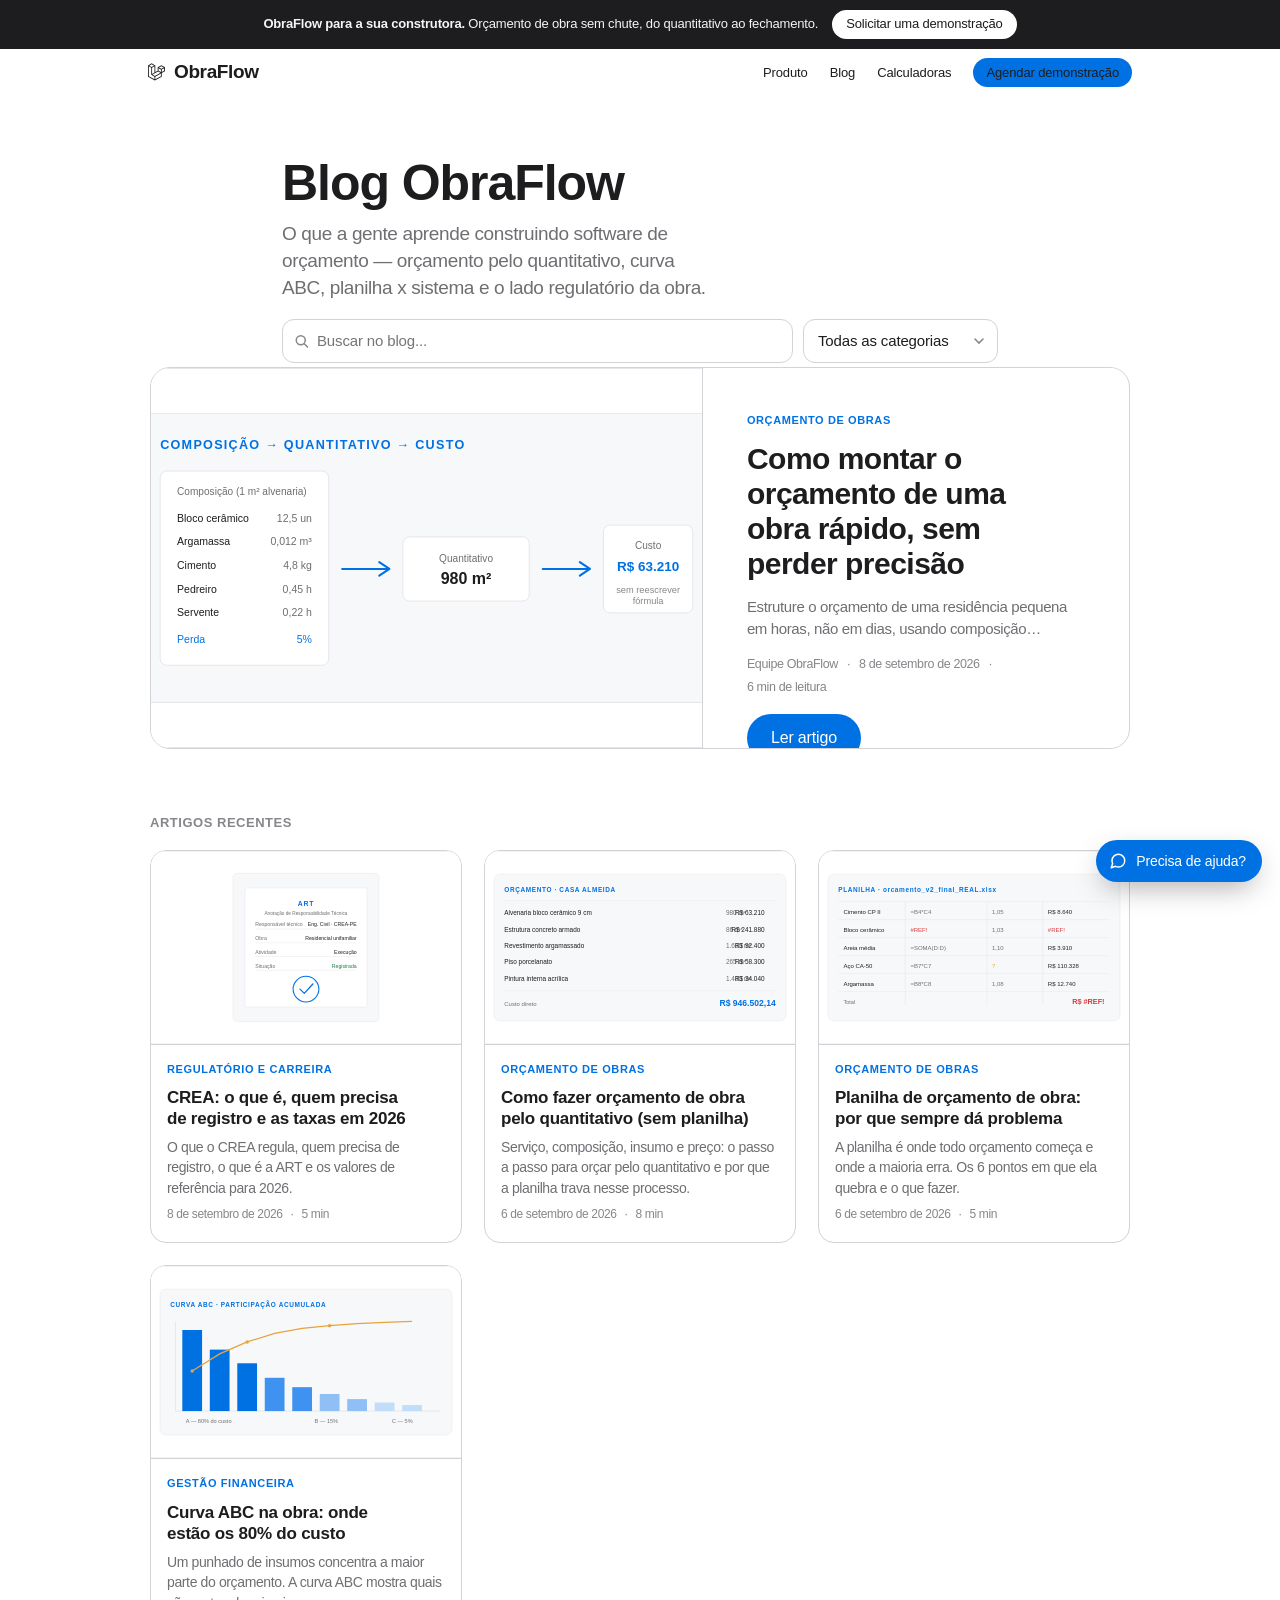
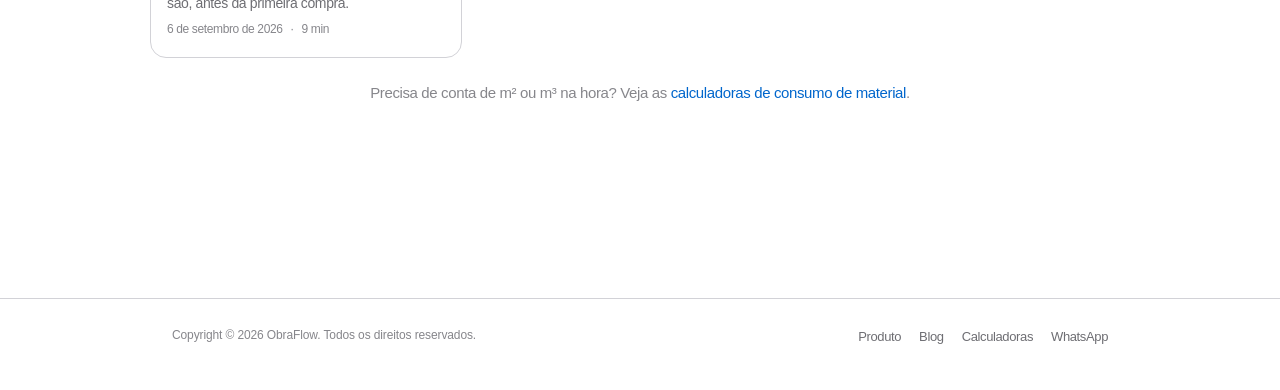
<file: blog/index.html>
<!doctype html>
<html lang="pt-BR">
<head>
<meta charset="utf-8" />
<meta name="viewport" content="width=device-width, initial-scale=1, viewport-fit=cover" />
<title>Blog ObraFlow — orçamento de obra, gestão e regulatório</title>
<meta name="description" content="Artigos práticos para engenheiros e construtoras: orçamento de obra pelo quantitativo, curva ABC, planilha x sistema, CREA e ART. Sem achismo." />
<link rel="canonical" href="https://vellorapp.com.br/blog/" />
<meta name="robots" content="index, follow, max-image-preview:large" />
<meta name="theme-color" content="#ffffff" media="(prefers-color-scheme: light)" />
<meta name="theme-color" content="#000000" media="(prefers-color-scheme: dark)" />
<meta property="og:type" content="website" />
<meta property="og:site_name" content="ObraFlow" />
<meta property="og:locale" content="pt_BR" />
<meta property="og:url" content="https://vellorapp.com.br/blog/" />
<meta property="og:title" content="Blog ObraFlow — orçamento de obra, gestão e regulatório" />
<meta property="og:description" content="Orçamento de obra pelo quantitativo, curva ABC, planilha x sistema, CREA e ART." />
<meta property="og:image" content="https://vellorapp.com.br/og.jpg" />
<meta name="twitter:card" content="summary_large_image" />
<meta name="twitter:image" content="https://vellorapp.com.br/og.jpg" />
<link rel="icon" type="image/svg+xml" href="[data-uri]" />
<link rel="stylesheet" href="/blog/blog.css" />
<script type="application/ld+json">{"@context":"https://schema.org","@type":"Blog","name":"Blog ObraFlow","url":"https://vellorapp.com.br/blog/","inLanguage":"pt-BR","publisher":{"@type":"Organization","name":"ObraFlow","url":"https://vellorapp.com.br/"},"blogPost":[{"@type":"BlogPosting","headline":"Como montar o orçamento de uma obra rápido, sem perder precisão","url":"https://vellorapp.com.br/blog/orcamento-de-obra-rapido/","datePublished":"2026-09-08","author":{"@type":"Organization","name":"ObraFlow"}},{"@type":"BlogPosting","headline":"CREA: o que é, quem precisa de registro e as taxas em 2026","url":"https://vellorapp.com.br/blog/crea-registro-taxas-2026/","datePublished":"2026-09-08","author":{"@type":"Organization","name":"ObraFlow"}},{"@type":"BlogPosting","headline":"Como fazer orçamento de obra pelo quantitativo (sem planilha)","url":"https://vellorapp.com.br/blog/como-fazer-orcamento-de-obra/","datePublished":"2026-09-06","author":{"@type":"Organization","name":"ObraFlow"}},{"@type":"BlogPosting","headline":"Planilha de orçamento de obra: por que sempre dá problema","url":"https://vellorapp.com.br/blog/planilha-de-orcamento-de-obra/","datePublished":"2026-09-06","author":{"@type":"Organization","name":"ObraFlow"}},{"@type":"BlogPosting","headline":"Curva ABC na obra: onde estão os 80% do custo","url":"https://vellorapp.com.br/blog/curva-abc-na-obra/","datePublished":"2026-09-06","author":{"@type":"Organization","name":"ObraFlow"}}]}</script>
</head>
<body>

<div class="promo">
  <p class="promo__in"><span class="promo__txt"><strong>ObraFlow para a sua construtora.</strong> Orçamento de obra sem chute, do quantitativo ao fechamento.</span> <a class="js-wa" href="#">Solicitar uma demonstração</a></p>
</div>

<nav class="subnav" id="subnav" aria-label="ObraFlow">
  <div class="subnav__in">
    <a class="brand" href="/">
      <svg viewBox="0 0 40 42" fill="currentColor" aria-hidden="true"><path fill-rule="evenodd" clip-rule="evenodd" d="M17.2 5.633 8.6.855 0 5.633v26.51l16.2 9 16.2-9v-8.442l7.6-4.223V9.856l-8.6-4.777-8.6 4.777V18.3l-5.6 3.111V5.633ZM38 18.301l-5.6 3.11v-6.157l5.6-3.11V18.3Zm-1.06-7.856-5.54 3.078-5.54-3.079 5.54-3.078 5.54 3.079ZM24.8 18.3v-6.157l5.6 3.111v6.158L24.8 18.3Zm-1 1.732 5.54 3.078-13.14 7.302-5.54-3.078 13.14-7.3v-.002Zm-16.2 7.89 7.6 4.222V38.3L2 30.966V7.92l5.6 3.111v16.892ZM8.6 9.3 3.06 6.222 8.6 3.143l5.54 3.08L8.6 9.3Zm21.8 15.51-13.2 7.334V38.3l13.2-7.334v-6.156ZM9.6 11.034l5.6-3.11v14.6l-5.6 3.11v-14.6Z"/></svg>
      ObraFlow
    </a>
    <div class="subnav__links">
      <a href="/">Produto</a>
      <a href="/blog/">Blog</a>
      <a href="/calculadoras/">Calculadoras</a>
      <a class="subnav__cta js-wa" href="#">Agendar demonstração</a>
    </div>
  </div>
</nav>

<section class="blogtitle">
  <h1>Blog ObraFlow</h1>
  <p>O que a gente aprende construindo software de orçamento — orçamento pelo quantitativo, curva ABC, planilha x sistema e o lado regulatório da obra.</p>
</section>

<form class="blogtools" id="blogtools" role="search" onsubmit="return false">
  <div class="fld">
    <svg viewBox="0 0 20 20" fill="none" stroke="currentColor" stroke-width="2"><circle cx="9" cy="9" r="6"/><path d="M14 14l4 4" stroke-linecap="round"/></svg>
    <input type="search" id="blogq" placeholder="Buscar no blog..." aria-label="Buscar no blog" autocomplete="off" />
  </div>
  <div class="fld fld--cat">
    <select id="blogcat" aria-label="Filtrar por categoria">
      <option value="">Todas as categorias</option>
      <option value="orcamento-de-obras">Orçamento de Obras</option>
      <option value="gestao-financeira">Gestão Financeira</option>
      <option value="regulatorio-e-carreira">Regulatório e Carreira</option>
      <option value="produto">Produto</option>
    </select>
  </div>
</form>

<article class="feat" data-title="como montar o orçamento de uma obra rápido sem perder precisão composição paramétrica" data-cat="orcamento-de-obras">
  <div class="feat__in">
    <div class="feat__img"><img src="/blog/covers/rapido.svg" alt="Da composição ao custo, sem reescrever fórmula" loading="lazy" width="800" height="450" /></div>
    <div class="feat__panel">
      <span class="badge">Orçamento de Obras</span>
      <h2><a href="/blog/orcamento-de-obra-rapido/" style="color:inherit">Como montar o orçamento de uma obra rápido, sem perder precisão</a></h2>
      <p>Estruture o orçamento de uma residência pequena em horas, não em dias, usando composição paramétrica em vez de recalcular a planilha linha por linha.</p>
      <div class="feat__meta"><span>Equipe ObraFlow</span><span>·</span><span>8 de setembro de 2026</span><span>·</span><span>6 min de leitura</span></div>
      <a class="btn" href="/blog/orcamento-de-obra-rapido/">Ler artigo</a>
    </div>
  </div>
</article>

<section class="recent">
  <h2 class="recent__h">Artigos recentes</h2>
  <div class="cardgrid" id="cardgrid">

    <article class="card" data-title="crea o que é quem precisa de registro art taxas 2026 confea responsável técnico anuidade" data-cat="regulatorio-e-carreira">
      <a class="card__img" href="/blog/crea-registro-taxas-2026/"><img src="/blog/covers/crea.svg" alt="ART registrada no CREA" loading="lazy" width="800" height="450" /></a>
      <div class="card__body">
        <span class="badge">Regulatório e Carreira</span>
        <h3><a href="/blog/crea-registro-taxas-2026/">CREA: o que é, quem precisa de registro e as taxas em 2026</a></h3>
        <p>O que o CREA regula, quem precisa de registro, o que é a ART e os valores de referência para 2026.</p>
        <div class="card__meta"><span>8 de setembro de 2026</span><span>·</span><span>5 min</span></div>
      </div>
    </article>

    <article class="card" data-title="como fazer orçamento de obra pelo quantitativo sem planilha serviço composição insumo preço" data-cat="orcamento-de-obras">
      <a class="card__img" href="/blog/como-fazer-orcamento-de-obra/"><img src="/blog/covers/orcamento.svg" alt="Orçamento por quantitativo" loading="lazy" width="800" height="450" /></a>
      <div class="card__body">
        <span class="badge">Orçamento de Obras</span>
        <h3><a href="/blog/como-fazer-orcamento-de-obra/">Como fazer orçamento de obra pelo quantitativo (sem planilha)</a></h3>
        <p>Serviço, composição, insumo e preço: o passo a passo para orçar pelo quantitativo e por que a planilha trava nesse processo.</p>
        <div class="card__meta"><span>6 de setembro de 2026</span><span>·</span><span>8 min</span></div>
      </div>
    </article>

    <article class="card" data-title="planilha de orçamento de obra por que sempre dá problema excel fórmula ref versão" data-cat="orcamento-de-obras">
      <a class="card__img" href="/blog/planilha-de-orcamento-de-obra/"><img src="/blog/covers/planilha.svg" alt="Planilha de orçamento com erro de referência" loading="lazy" width="800" height="450" /></a>
      <div class="card__body">
        <span class="badge">Orçamento de Obras</span>
        <h3><a href="/blog/planilha-de-orcamento-de-obra/">Planilha de orçamento de obra: por que sempre dá problema</a></h3>
        <p>A planilha é onde todo orçamento começa e onde a maioria erra. Os 6 pontos em que ela quebra e o que fazer.</p>
        <div class="card__meta"><span>6 de setembro de 2026</span><span>·</span><span>5 min</span></div>
      </div>
    </article>

    <article class="card" data-title="curva abc na obra onde estão os 80% do custo pareto comprar melhor negociar" data-cat="gestao-financeira">
      <a class="card__img" href="/blog/curva-abc-na-obra/"><img src="/blog/covers/curva-abc.svg" alt="Curva ABC do orçamento" loading="lazy" width="800" height="450" /></a>
      <div class="card__body">
        <span class="badge">Gestão Financeira</span>
        <h3><a href="/blog/curva-abc-na-obra/">Curva ABC na obra: onde estão os 80% do custo</a></h3>
        <p>Um punhado de insumos concentra a maior parte do orçamento. A curva ABC mostra quais são, antes da primeira compra.</p>
        <div class="card__meta"><span>6 de setembro de 2026</span><span>·</span><span>9 min</span></div>
      </div>
    </article>

  </div>
  <p class="blognone" id="blognone" hidden>Nenhum artigo encontrado. <a href="/blog/">Ver todos</a> ou <a class="js-wa" href="#">falar no WhatsApp</a>.</p>
  <p class="blognone">Precisa de conta de m² ou m³ na hora? Veja as <a href="/calculadoras/">calculadoras de consumo de material</a>.</p>
</section>

<footer class="foot">
  <div class="foot__in">
    <p>Copyright &copy; 2026 ObraFlow. Todos os direitos reservados.</p>
    <div class="foot__links">
      <a href="/">Produto</a>
      <a href="/blog/">Blog</a>
      <a href="/calculadoras/">Calculadoras</a>
      <a class="js-wa" href="#">WhatsApp</a>
    </div>
  </div>
</footer>

<script src="/assistant.js" defer></script>
<script src="/lead-form.js" defer></script>
<script>
  (function(){
    var WA_NUMERO="5581985576458";
    var WA_MSG="Olá! Vim pelo blog do ObraFlow e quero agendar uma demonstração.\n\nNome:\nConstrutora:\nCidade:\nQuantas obras por ano (aprox.):\n\nFico no aguardo!";
    var href="https://wa.me/"+WA_NUMERO+"?text="+encodeURIComponent(WA_MSG);
    [].forEach.call(document.querySelectorAll('a.js-wa'),function(a){ a.href=href; a.target="_blank"; a.rel="noopener"; });

    var nav=document.getElementById('subnav');
    var sc=function(){ nav.classList.toggle('is-scrolled', window.scrollY>4); }; sc();
    window.addEventListener('scroll',sc,{passive:true});

    // Busca e filtro (só título, no front-end)
    var q=document.getElementById('blogq'), cat=document.getElementById('blogcat');
    var feat=document.querySelector('.feat'), grid=document.getElementById('cardgrid');
    var cards=[].slice.call(document.querySelectorAll('.card'));
    var none=document.getElementById('blognone');
    var norm=function(s){return (s||'').toLowerCase().normalize('NFD').replace(/[̀-ͯ]/g,'');};
    function apply(){
      var term=norm(q.value.trim()), c=cat.value, shown=0;
      function match(node){
        var okT=!term||norm(node.getAttribute('data-title')).indexOf(term)!==-1;
        var okC=!c||node.getAttribute('data-cat')===c;
        return okT&&okC;
      }
      if(feat){ var fm=match(feat); feat.hidden=!fm; if(fm) shown++; }
      cards.forEach(function(card){ var m=match(card); card.hidden=!m; if(m) shown++; });
      none.hidden=shown>0;
      grid.parentNode.querySelector('.recent__h').hidden=(cards.filter(function(c2){return !c2.hidden;}).length===0);
    }
    q.addEventListener('input',apply);
    cat.addEventListener('change',apply);
  })();
</script>

</body>
</html>
</file>
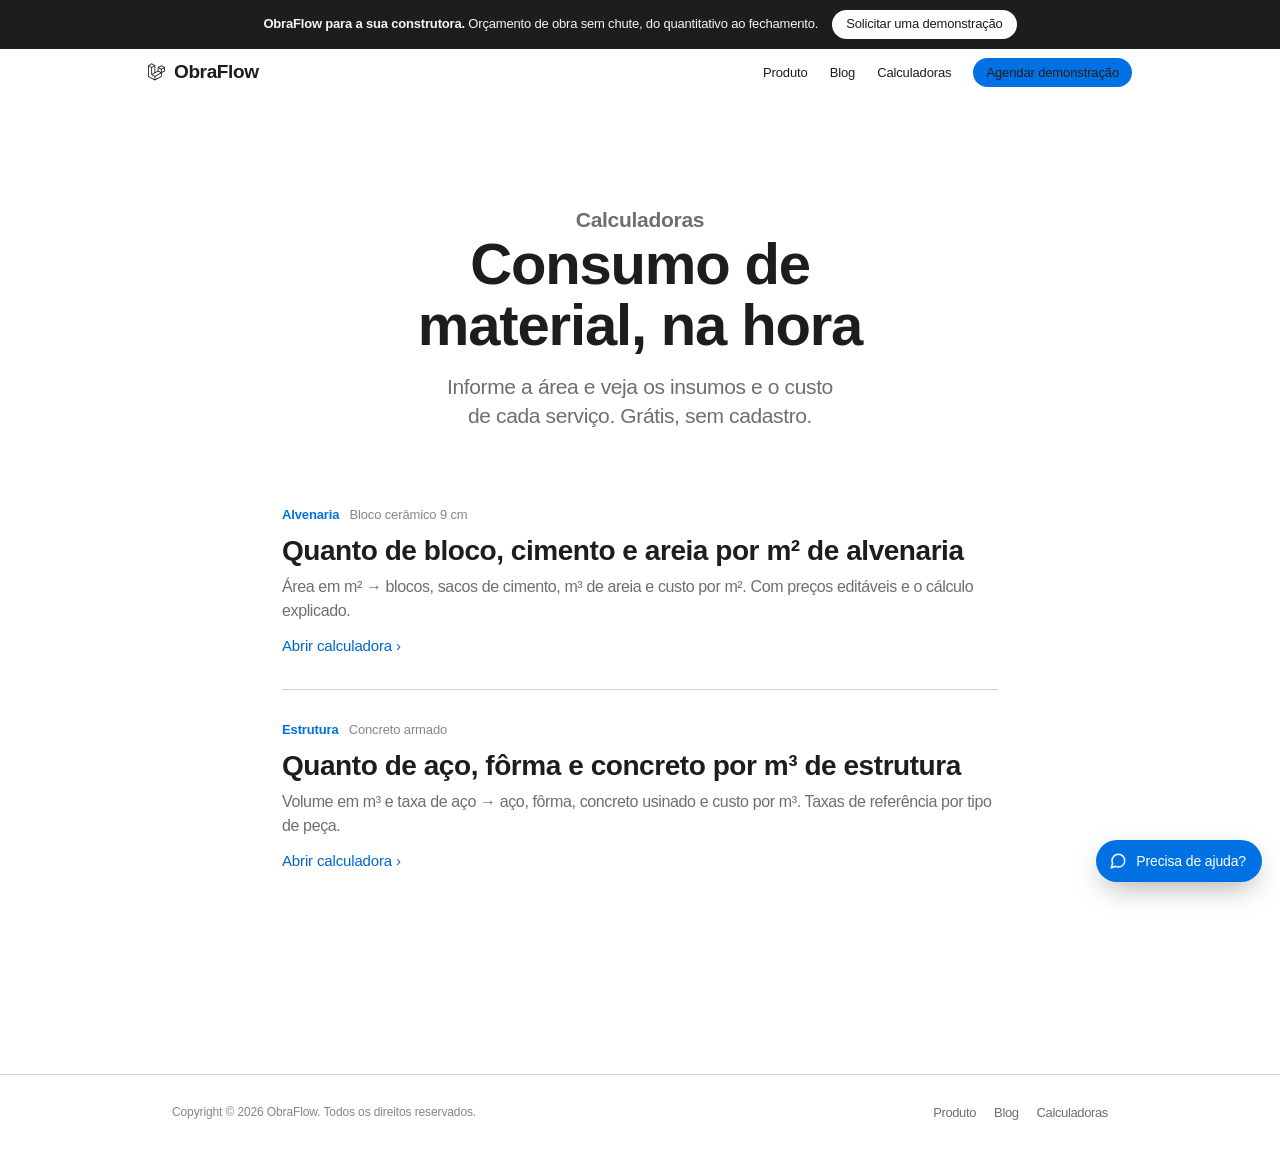
<file: calculadoras/index.html>
<!doctype html>
<html lang="pt-BR">
<head>
<meta charset="utf-8" />
<meta name="viewport" content="width=device-width, initial-scale=1, viewport-fit=cover" />
<title>Calculadoras de obra — consumo de material e custo | ObraFlow</title>
<meta name="description" content="Calculadoras gratuitas de consumo de material para orçamento de obra: alvenaria e estrutura em concreto armado. Área em m² → insumos e custo." />
<link rel="canonical" href="https://vellorapp.com.br/calculadoras/" />
<meta name="robots" content="index, follow, max-image-preview:large" />
<meta name="theme-color" content="#ffffff" media="(prefers-color-scheme: light)" />
<meta name="theme-color" content="#000000" media="(prefers-color-scheme: dark)" />
<meta property="og:type" content="website" />
<meta property="og:site_name" content="ObraFlow" />
<meta property="og:locale" content="pt_BR" />
<meta property="og:url" content="https://vellorapp.com.br/calculadoras/" />
<meta property="og:title" content="Calculadoras de obra — consumo de material e custo" />
<meta property="og:description" content="Calculadoras gratuitas de consumo de material para orçamento de obra." />
<meta property="og:image" content="https://vellorapp.com.br/og.jpg" />
<meta name="twitter:card" content="summary_large_image" />
<meta name="twitter:image" content="https://vellorapp.com.br/og.jpg" />
<link rel="icon" type="image/svg+xml" href="[data-uri]" />
<link rel="stylesheet" href="/blog/blog.css" />
</head>
<body>

<div class="promo">
  <p class="promo__in"><span class="promo__txt"><strong>ObraFlow para a sua construtora.</strong> Orçamento de obra sem chute, do quantitativo ao fechamento.</span> <a class="js-wa" href="#">Solicitar uma demonstração</a></p>
</div>

<nav class="subnav" id="subnav" aria-label="ObraFlow">
  <div class="subnav__in">
    <a class="brand" href="/">
      <svg viewBox="0 0 40 42" fill="currentColor" aria-hidden="true"><path fill-rule="evenodd" clip-rule="evenodd" d="M17.2 5.633 8.6.855 0 5.633v26.51l16.2 9 16.2-9v-8.442l7.6-4.223V9.856l-8.6-4.777-8.6 4.777V18.3l-5.6 3.111V5.633ZM38 18.301l-5.6 3.11v-6.157l5.6-3.11V18.3Zm-1.06-7.856-5.54 3.078-5.54-3.079 5.54-3.078 5.54 3.079ZM24.8 18.3v-6.157l5.6 3.111v6.158L24.8 18.3Zm-1 1.732 5.54 3.078-13.14 7.302-5.54-3.078 13.14-7.3v-.002Zm-16.2 7.89 7.6 4.222V38.3L2 30.966V7.92l5.6 3.111v16.892ZM8.6 9.3 3.06 6.222 8.6 3.143l5.54 3.08L8.6 9.3Zm21.8 15.51-13.2 7.334V38.3l13.2-7.334v-6.156ZM9.6 11.034l5.6-3.11v14.6l-5.6 3.11v-14.6Z"/></svg>
      ObraFlow
    </a>
    <div class="subnav__links">
      <a href="/">Produto</a>
      <a href="/blog/">Blog</a>
      <a href="/calculadoras/">Calculadoras</a>
      <a class="subnav__cta js-wa" href="#">Agendar demonstração</a>
    </div>
  </div>
</nav>

<header class="bloghead">
  <p class="eyebrow">Calculadoras</p>
  <h1>Consumo de material, na hora</h1>
  <p>Informe a área e veja os insumos e o custo de cada serviço. Grátis, sem cadastro.</p>
</header>

<main class="postlist">
  <article class="post">
    <div class="post__meta"><span class="post__cat">Alvenaria</span><span>Bloco cerâmico 9 cm</span></div>
    <h2><a href="/calculadoras/alvenaria-bloco-ceramico/">Quanto de bloco, cimento e areia por m² de alvenaria</a></h2>
    <p>Área em m² &rarr; blocos, sacos de cimento, m³ de areia e custo por m². Com preços editáveis e o cálculo explicado.</p>
    <a class="post__more" href="/calculadoras/alvenaria-bloco-ceramico/">Abrir calculadora &rsaquo;</a>
  </article>

  <article class="post">
    <div class="post__meta"><span class="post__cat">Estrutura</span><span>Concreto armado</span></div>
    <h2><a href="/calculadoras/concreto-forma-aco-estrutura/">Quanto de aço, fôrma e concreto por m³ de estrutura</a></h2>
    <p>Volume em m³ e taxa de aço &rarr; aço, fôrma, concreto usinado e custo por m³. Taxas de referência por tipo de peça.</p>
    <a class="post__more" href="/calculadoras/concreto-forma-aco-estrutura/">Abrir calculadora &rsaquo;</a>
  </article>
</main>

<footer class="foot">
  <div class="foot__in">
    <p>Copyright &copy; 2026 ObraFlow. Todos os direitos reservados.</p>
    <div class="foot__links">
      <a href="/">Produto</a>
      <a href="/blog/">Blog</a>
      <a href="/calculadoras/">Calculadoras</a>
    </div>
  </div>
</footer>

<script>
  (function(){
    var WA_NUMERO="5581985576458";
    var WA_MSG="Olá! Vim pelo site do ObraFlow e quero solicitar uma demonstração.\n\nNome:\nConstrutora:\nCidade:\nQuantas obras por ano (aprox.):\n\nFico no aguardo!";
    var href="https://wa.me/"+WA_NUMERO+"?text="+encodeURIComponent(WA_MSG);
    [].forEach.call(document.querySelectorAll('a.js-wa'),function(a){ a.href=href; a.target="_blank"; a.rel="noopener"; });
    var nav=document.getElementById('subnav');
    var sc=function(){ nav.classList.toggle('is-scrolled', window.scrollY>4); }; sc();
    window.addEventListener('scroll',sc,{passive:true});
  })();
</script>

<script src="/assistant.js" defer></script>
<script src="/lead-form.js" defer></script>
</body>
</html>
</file>
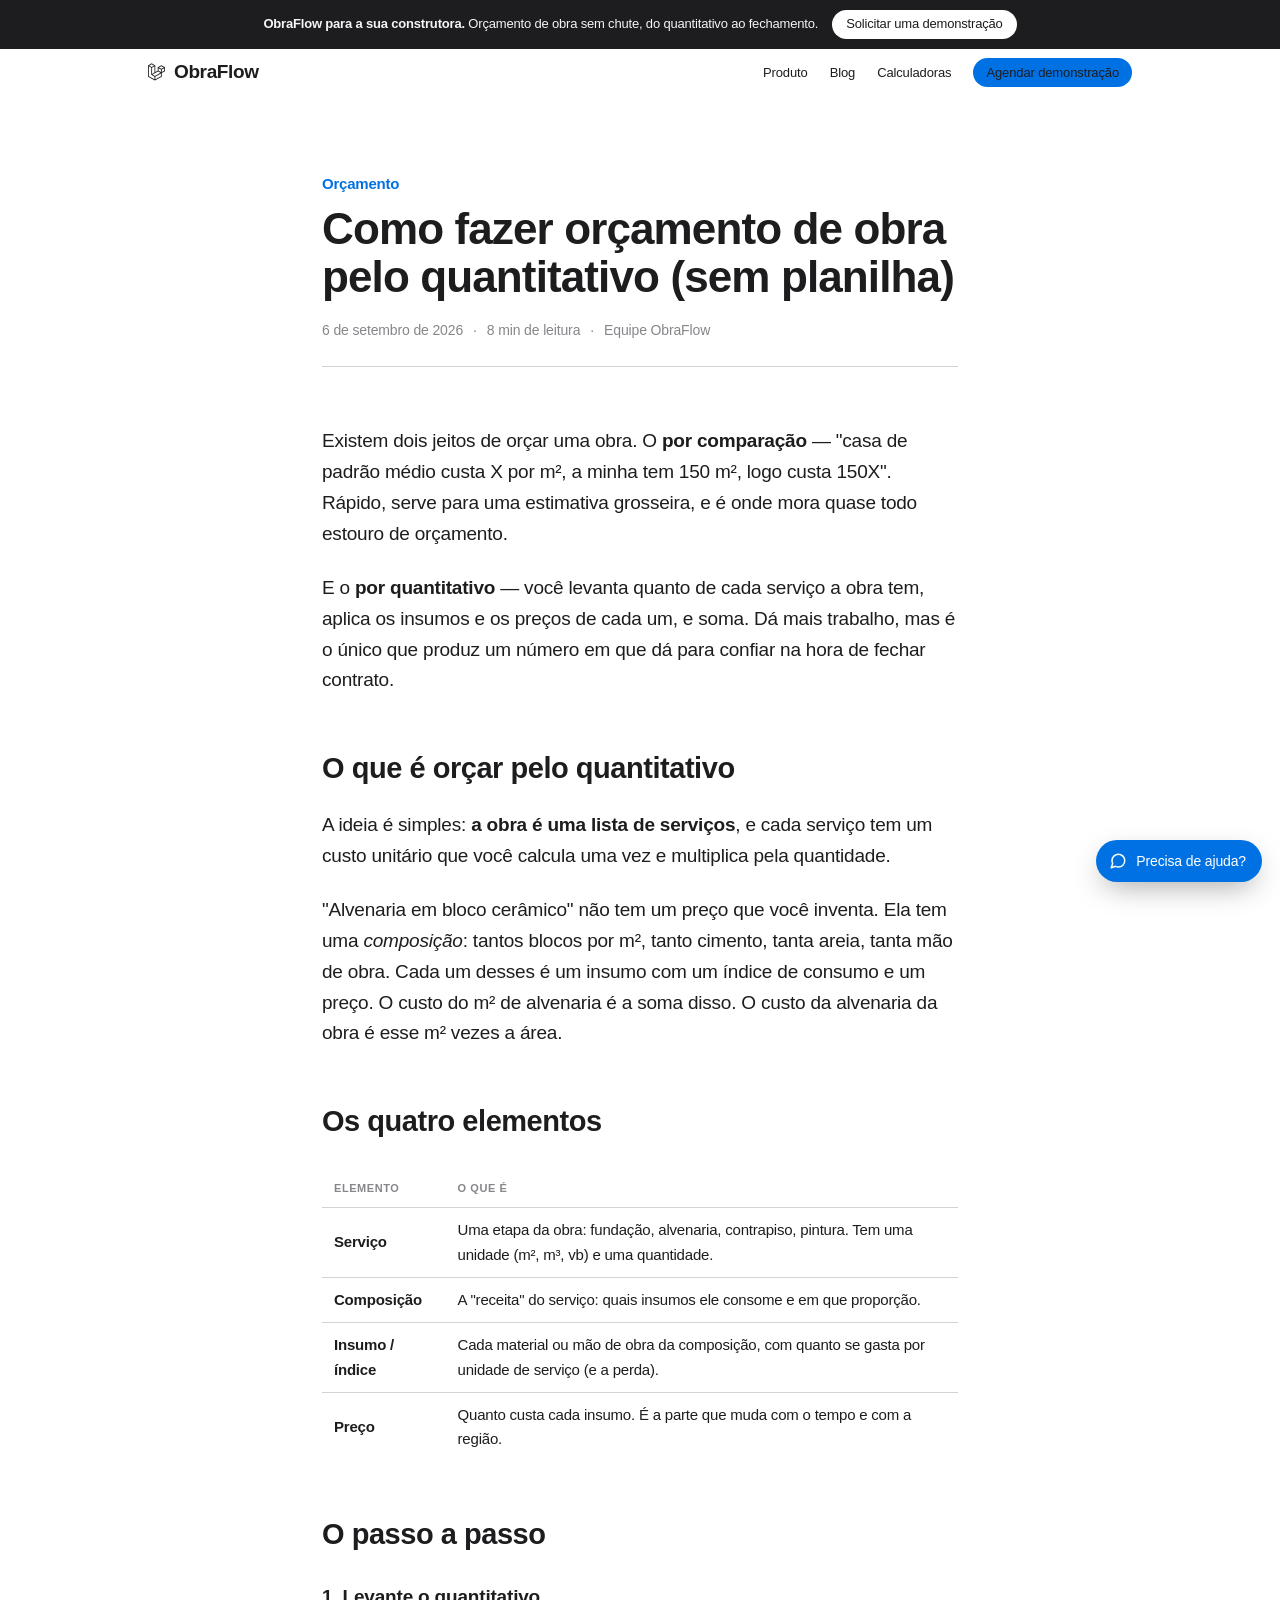
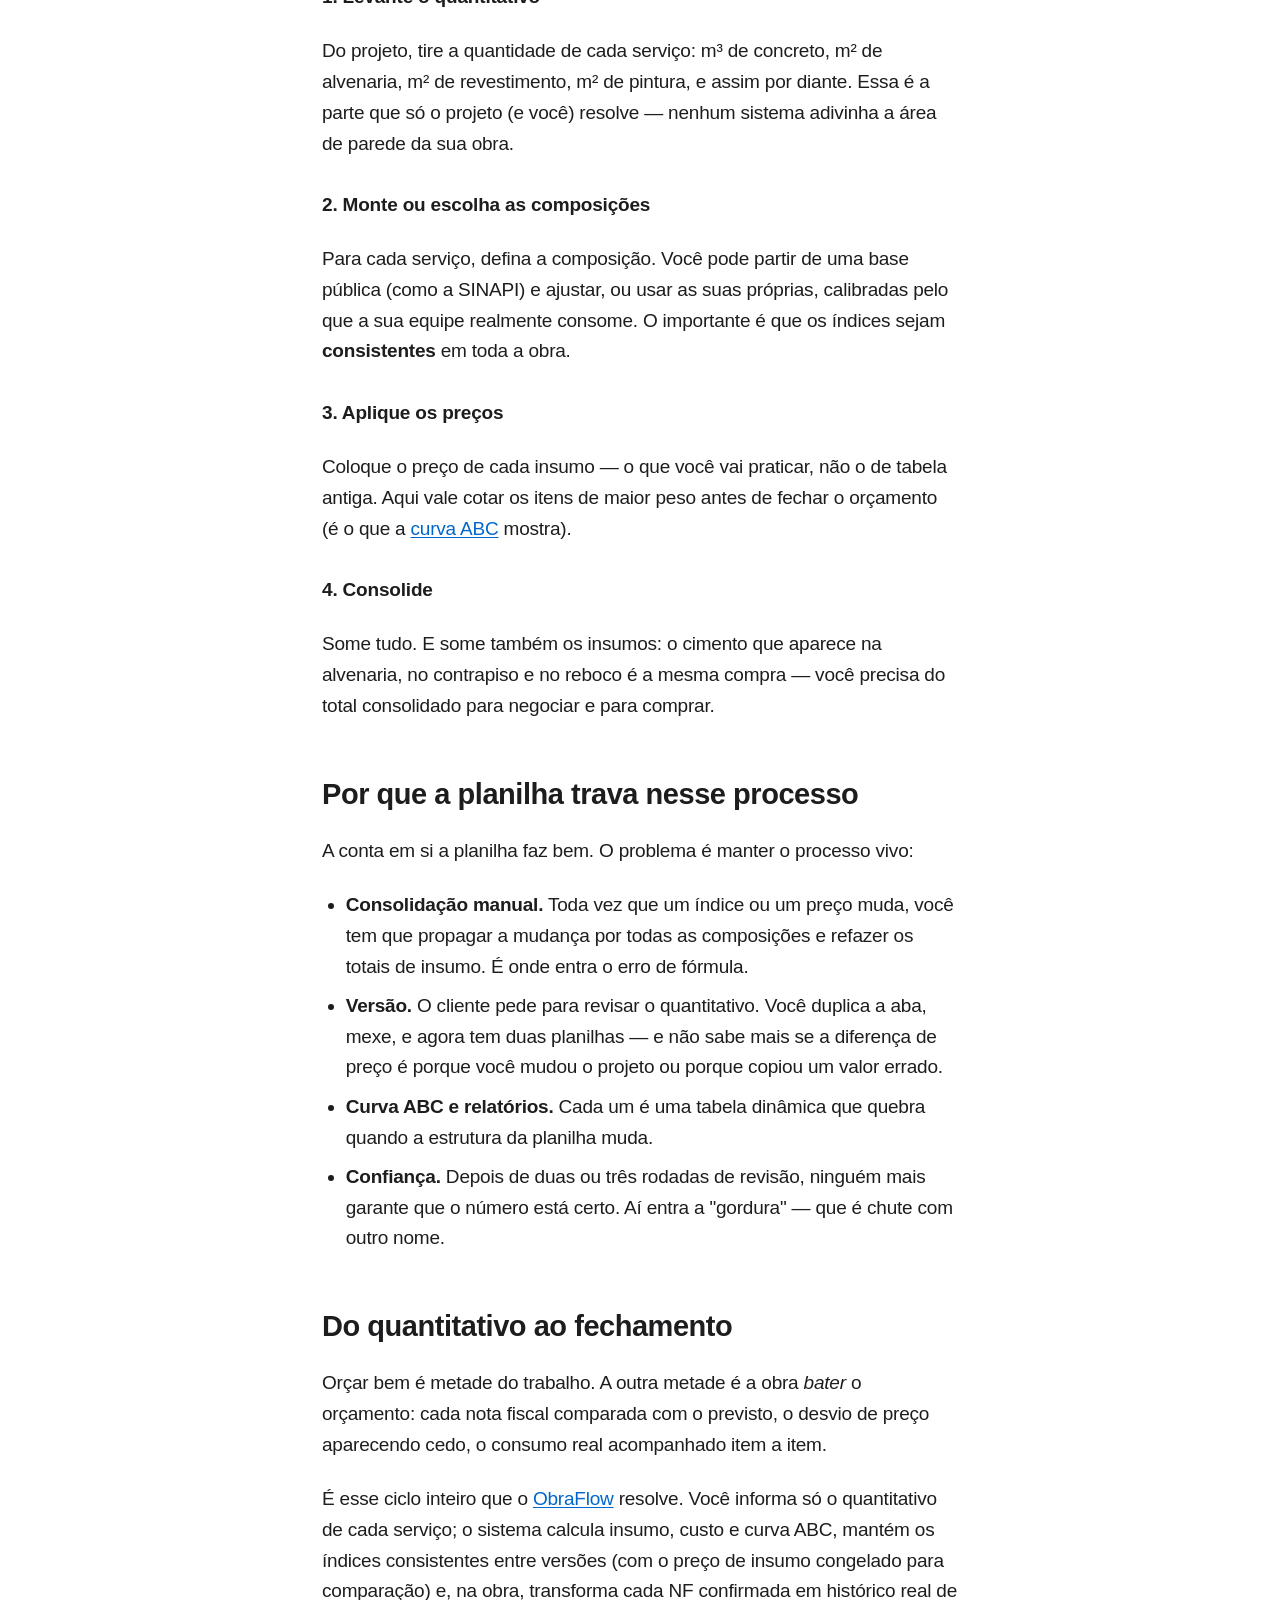
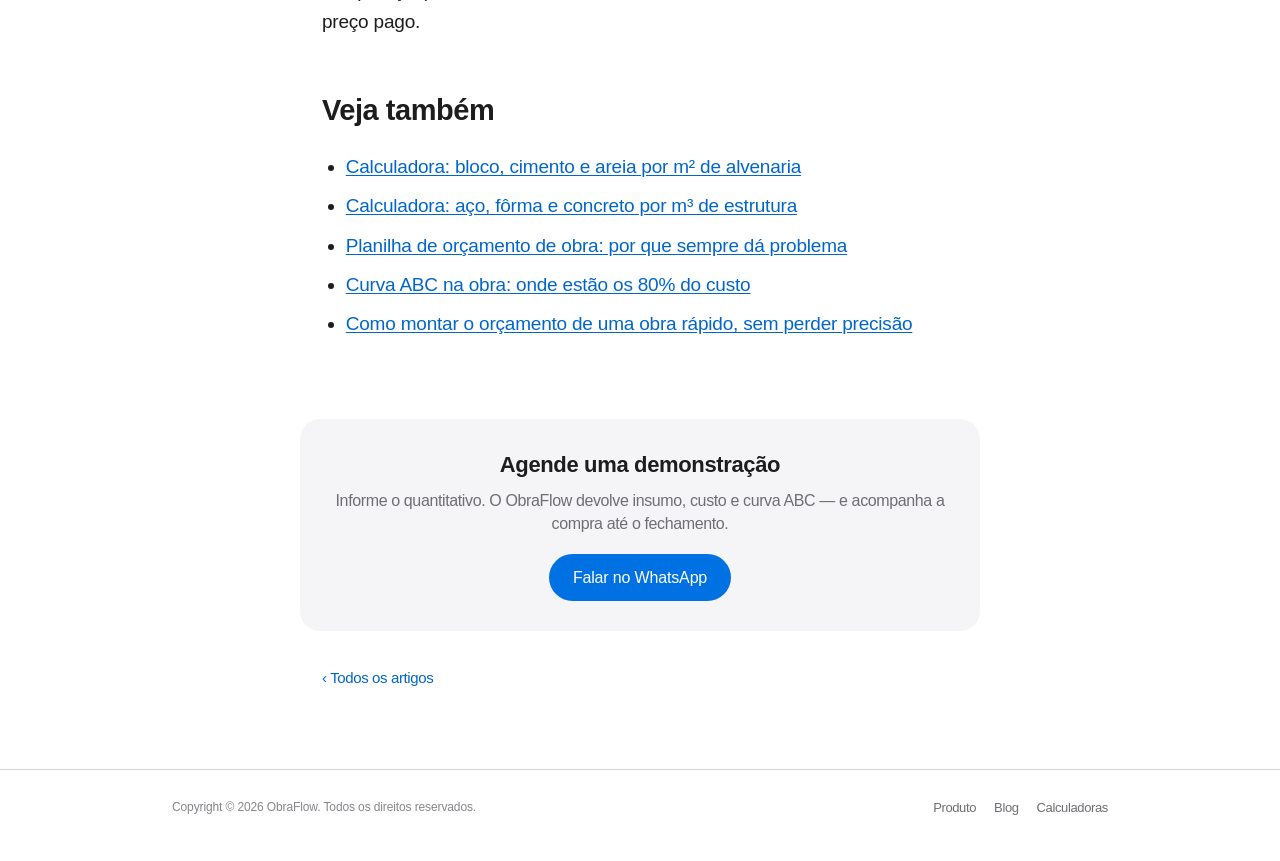
<file: blog/como-fazer-orcamento-de-obra/index.html>
<!doctype html>
<html lang="pt-BR">
<head>
<meta charset="utf-8" />
<meta name="viewport" content="width=device-width, initial-scale=1, viewport-fit=cover" />
<title>Como fazer orçamento de obra pelo quantitativo (sem planilha) | ObraFlow</title>
<meta name="description" content="Passo a passo para orçar obra pelo quantitativo: serviço, composição, insumo e preço. Por que a planilha trava nesse processo e como estruturar o orçamento para chegar num número confiável." />
<link rel="canonical" href="https://vellorapp.com.br/blog/como-fazer-orcamento-de-obra/" />
<meta name="robots" content="index, follow, max-image-preview:large" />
<meta name="theme-color" content="#ffffff" media="(prefers-color-scheme: light)" />
<meta name="theme-color" content="#000000" media="(prefers-color-scheme: dark)" />
<meta property="og:type" content="article" />
<meta property="og:site_name" content="ObraFlow" />
<meta property="og:locale" content="pt_BR" />
<meta property="og:url" content="https://vellorapp.com.br/blog/como-fazer-orcamento-de-obra/" />
<meta property="og:title" content="Como fazer orçamento de obra pelo quantitativo" />
<meta property="og:description" content="Passo a passo para orçar obra pelo quantitativo e por que a planilha trava nesse processo." />
<meta property="og:image" content="https://vellorapp.com.br/og.jpg" />
<meta property="article:published_time" content="2026-09-06" />
<meta name="twitter:card" content="summary_large_image" />
<meta name="twitter:title" content="Como fazer orçamento de obra pelo quantitativo" />
<meta name="twitter:description" content="Passo a passo para orçar obra pelo quantitativo." />
<meta name="twitter:image" content="https://vellorapp.com.br/og.jpg" />
<link rel="icon" type="image/svg+xml" href="[data-uri]" />
<link rel="stylesheet" href="/blog/blog.css" />
<script type="application/ld+json">{"@context":"https://schema.org","@type":"BlogPosting","headline":"Como fazer orçamento de obra pelo quantitativo (sem planilha)","description":"Passo a passo para orçar obra pelo quantitativo: serviço, composição, insumo e preço, e por que a planilha trava nesse processo.","datePublished":"2026-09-06","dateModified":"2026-09-06","inLanguage":"pt-BR","author":{"@type":"Organization","name":"ObraFlow","url":"https://vellorapp.com.br/"},"publisher":{"@type":"Organization","name":"ObraFlow","url":"https://vellorapp.com.br/"},"mainEntityOfPage":{"@type":"WebPage","@id":"https://vellorapp.com.br/blog/como-fazer-orcamento-de-obra/"},"image":"https://vellorapp.com.br/og.jpg"}</script>
</head>
<body>

<div class="promo">
  <p class="promo__in"><span class="promo__txt"><strong>ObraFlow para a sua construtora.</strong> Orçamento de obra sem chute, do quantitativo ao fechamento.</span> <a class="js-wa" href="#">Solicitar uma demonstração</a></p>
</div>

<nav class="subnav" id="subnav" aria-label="ObraFlow">
  <div class="subnav__in">
    <a class="brand" href="/">
      <svg viewBox="0 0 40 42" fill="currentColor" aria-hidden="true"><path fill-rule="evenodd" clip-rule="evenodd" d="M17.2 5.633 8.6.855 0 5.633v26.51l16.2 9 16.2-9v-8.442l7.6-4.223V9.856l-8.6-4.777-8.6 4.777V18.3l-5.6 3.111V5.633ZM38 18.301l-5.6 3.11v-6.157l5.6-3.11V18.3Zm-1.06-7.856-5.54 3.078-5.54-3.079 5.54-3.078 5.54 3.079ZM24.8 18.3v-6.157l5.6 3.111v6.158L24.8 18.3Zm-1 1.732 5.54 3.078-13.14 7.302-5.54-3.078 13.14-7.3v-.002Zm-16.2 7.89 7.6 4.222V38.3L2 30.966V7.92l5.6 3.111v16.892ZM8.6 9.3 3.06 6.222 8.6 3.143l5.54 3.08L8.6 9.3Zm21.8 15.51-13.2 7.334V38.3l13.2-7.334v-6.156ZM9.6 11.034l5.6-3.11v14.6l-5.6 3.11v-14.6Z"/></svg>
      ObraFlow
    </a>
    <div class="subnav__links">
      <a href="/">Produto</a>
      <a href="/blog/">Blog</a>
      <a href="/calculadoras/">Calculadoras</a>
      <a class="subnav__cta js-wa" href="#">Agendar demonstração</a>
    </div>
  </div>
</nav>

<article class="article">
  <p class="eyebrow">Orçamento</p>
  <h1>Como fazer orçamento de obra pelo quantitativo (sem planilha)</h1>
  <div class="article__meta"><span>6 de setembro de 2026</span><span>·</span><span>8 min de leitura</span><span>·</span><span>Equipe ObraFlow</span></div>
</article>

<div class="prose">
  <p>Existem dois jeitos de orçar uma obra. O <strong>por comparação</strong> — "casa de padrão médio custa X por m², a minha tem 150 m², logo custa 150X". Rápido, serve para uma estimativa grosseira, e é onde mora quase todo estouro de orçamento.</p>

  <p>E o <strong>por quantitativo</strong> — você levanta quanto de cada serviço a obra tem, aplica os insumos e os preços de cada um, e soma. Dá mais trabalho, mas é o único que produz um número em que dá para confiar na hora de fechar contrato.</p>

  <h2>O que é orçar pelo quantitativo</h2>

  <p>A ideia é simples: <strong>a obra é uma lista de serviços</strong>, e cada serviço tem um custo unitário que você calcula uma vez e multiplica pela quantidade.</p>

  <p>"Alvenaria em bloco cerâmico" não tem um preço que você inventa. Ela tem uma <em>composição</em>: tantos blocos por m², tanto cimento, tanta areia, tanta mão de obra. Cada um desses é um insumo com um índice de consumo e um preço. O custo do m² de alvenaria é a soma disso. O custo da alvenaria da obra é esse m² vezes a área.</p>

  <h2>Os quatro elementos</h2>

  <div class="tablewrap">
  <table>
    <thead><tr><th>Elemento</th><th>O que é</th></tr></thead>
    <tbody>
      <tr><td><strong>Serviço</strong></td><td>Uma etapa da obra: fundação, alvenaria, contrapiso, pintura. Tem uma unidade (m², m³, vb) e uma quantidade.</td></tr>
      <tr><td><strong>Composição</strong></td><td>A "receita" do serviço: quais insumos ele consome e em que proporção.</td></tr>
      <tr><td><strong>Insumo / índice</strong></td><td>Cada material ou mão de obra da composição, com quanto se gasta por unidade de serviço (e a perda).</td></tr>
      <tr><td><strong>Preço</strong></td><td>Quanto custa cada insumo. É a parte que muda com o tempo e com a região.</td></tr>
    </tbody>
  </table>
  </div>

  <h2>O passo a passo</h2>

  <h3>1. Levante o quantitativo</h3>
  <p>Do projeto, tire a quantidade de cada serviço: m³ de concreto, m² de alvenaria, m² de revestimento, m² de pintura, e assim por diante. Essa é a parte que só o projeto (e você) resolve — nenhum sistema adivinha a área de parede da sua obra.</p>

  <h3>2. Monte ou escolha as composições</h3>
  <p>Para cada serviço, defina a composição. Você pode partir de uma base pública (como a SINAPI) e ajustar, ou usar as suas próprias, calibradas pelo que a sua equipe realmente consome. O importante é que os índices sejam <strong>consistentes</strong> em toda a obra.</p>

  <h3>3. Aplique os preços</h3>
  <p>Coloque o preço de cada insumo — o que você vai praticar, não o de tabela antiga. Aqui vale cotar os itens de maior peso antes de fechar o orçamento (é o que a <a href="/blog/curva-abc-na-obra/">curva ABC</a> mostra).</p>

  <h3>4. Consolide</h3>
  <p>Some tudo. E some também os insumos: o cimento que aparece na alvenaria, no contrapiso e no reboco é a mesma compra — você precisa do total consolidado para negociar e para comprar.</p>

  <h2>Por que a planilha trava nesse processo</h2>

  <p>A conta em si a planilha faz bem. O problema é manter o processo vivo:</p>

  <ul>
    <li><strong>Consolidação manual.</strong> Toda vez que um índice ou um preço muda, você tem que propagar a mudança por todas as composições e refazer os totais de insumo. É onde entra o erro de fórmula.</li>
    <li><strong>Versão.</strong> O cliente pede para revisar o quantitativo. Você duplica a aba, mexe, e agora tem duas planilhas — e não sabe mais se a diferença de preço é porque você mudou o projeto ou porque copiou um valor errado.</li>
    <li><strong>Curva ABC e relatórios.</strong> Cada um é uma tabela dinâmica que quebra quando a estrutura da planilha muda.</li>
    <li><strong>Confiança.</strong> Depois de duas ou três rodadas de revisão, ninguém mais garante que o número está certo. Aí entra a "gordura" — que é chute com outro nome.</li>
  </ul>

  <h2>Do quantitativo ao fechamento</h2>

  <p>Orçar bem é metade do trabalho. A outra metade é a obra <em>bater</em> o orçamento: cada nota fiscal comparada com o previsto, o desvio de preço aparecendo cedo, o consumo real acompanhado item a item.</p>

  <p>É esse ciclo inteiro que o <a href="/">ObraFlow</a> resolve. Você informa só o quantitativo de cada serviço; o sistema calcula insumo, custo e curva ABC, mantém os índices consistentes entre versões (com o preço de insumo congelado para comparação) e, na obra, transforma cada NF confirmada em histórico real de preço pago.</p>

  <h2>Veja também</h2>
  <ul>
    <li><a href="/calculadoras/alvenaria-bloco-ceramico/">Calculadora: bloco, cimento e areia por m² de alvenaria</a></li>
    <li><a href="/calculadoras/concreto-forma-aco-estrutura/">Calculadora: aço, fôrma e concreto por m³ de estrutura</a></li>
    <li><a href="/blog/planilha-de-orcamento-de-obra/">Planilha de orçamento de obra: por que sempre dá problema</a></li>
    <li><a href="/blog/curva-abc-na-obra/">Curva ABC na obra: onde estão os 80% do custo</a></li>
    <li><a href="/blog/orcamento-de-obra-rapido/">Como montar o orçamento de uma obra rápido, sem perder precisão</a></li>
  </ul>
</div>

<div class="cta-box">
  <h3>Agende uma demonstração</h3>
  <p>Informe o quantitativo. O ObraFlow devolve insumo, custo e curva ABC — e acompanha a compra até o fechamento.</p>
  <a class="btn js-wa" href="#">Falar no WhatsApp</a>
</div>

<p class="backlink"><a href="/blog/">&lsaquo; Todos os artigos</a></p>

<footer class="foot">
  <div class="foot__in">
    <p>Copyright &copy; 2026 ObraFlow. Todos os direitos reservados.</p>
    <div class="foot__links">
      <a href="/">Produto</a>
      <a href="/blog/">Blog</a>
      <a href="/calculadoras/">Calculadoras</a>
    </div>
  </div>
</footer>

<script>
  (function(){
    var WA_NUMERO="5581985576458";
    var WA_MSG="Olá! Vim pelo blog do ObraFlow e quero solicitar uma demonstração.\n\nNome:\nConstrutora:\nCidade:\nQuantas obras por ano (aprox.):\n\nFico no aguardo!";
    var href="https://wa.me/"+WA_NUMERO+"?text="+encodeURIComponent(WA_MSG);
    [].forEach.call(document.querySelectorAll('a.js-wa'),function(a){ a.href=href; a.target="_blank"; a.rel="noopener"; });
    var nav=document.getElementById('subnav');
    var sc=function(){ nav.classList.toggle('is-scrolled', window.scrollY>4); }; sc();
    window.addEventListener('scroll',sc,{passive:true});
  })();
</script>

<script src="/assistant.js" defer></script>
<script src="/lead-form.js" defer></script>
</body>
</html>
</file>
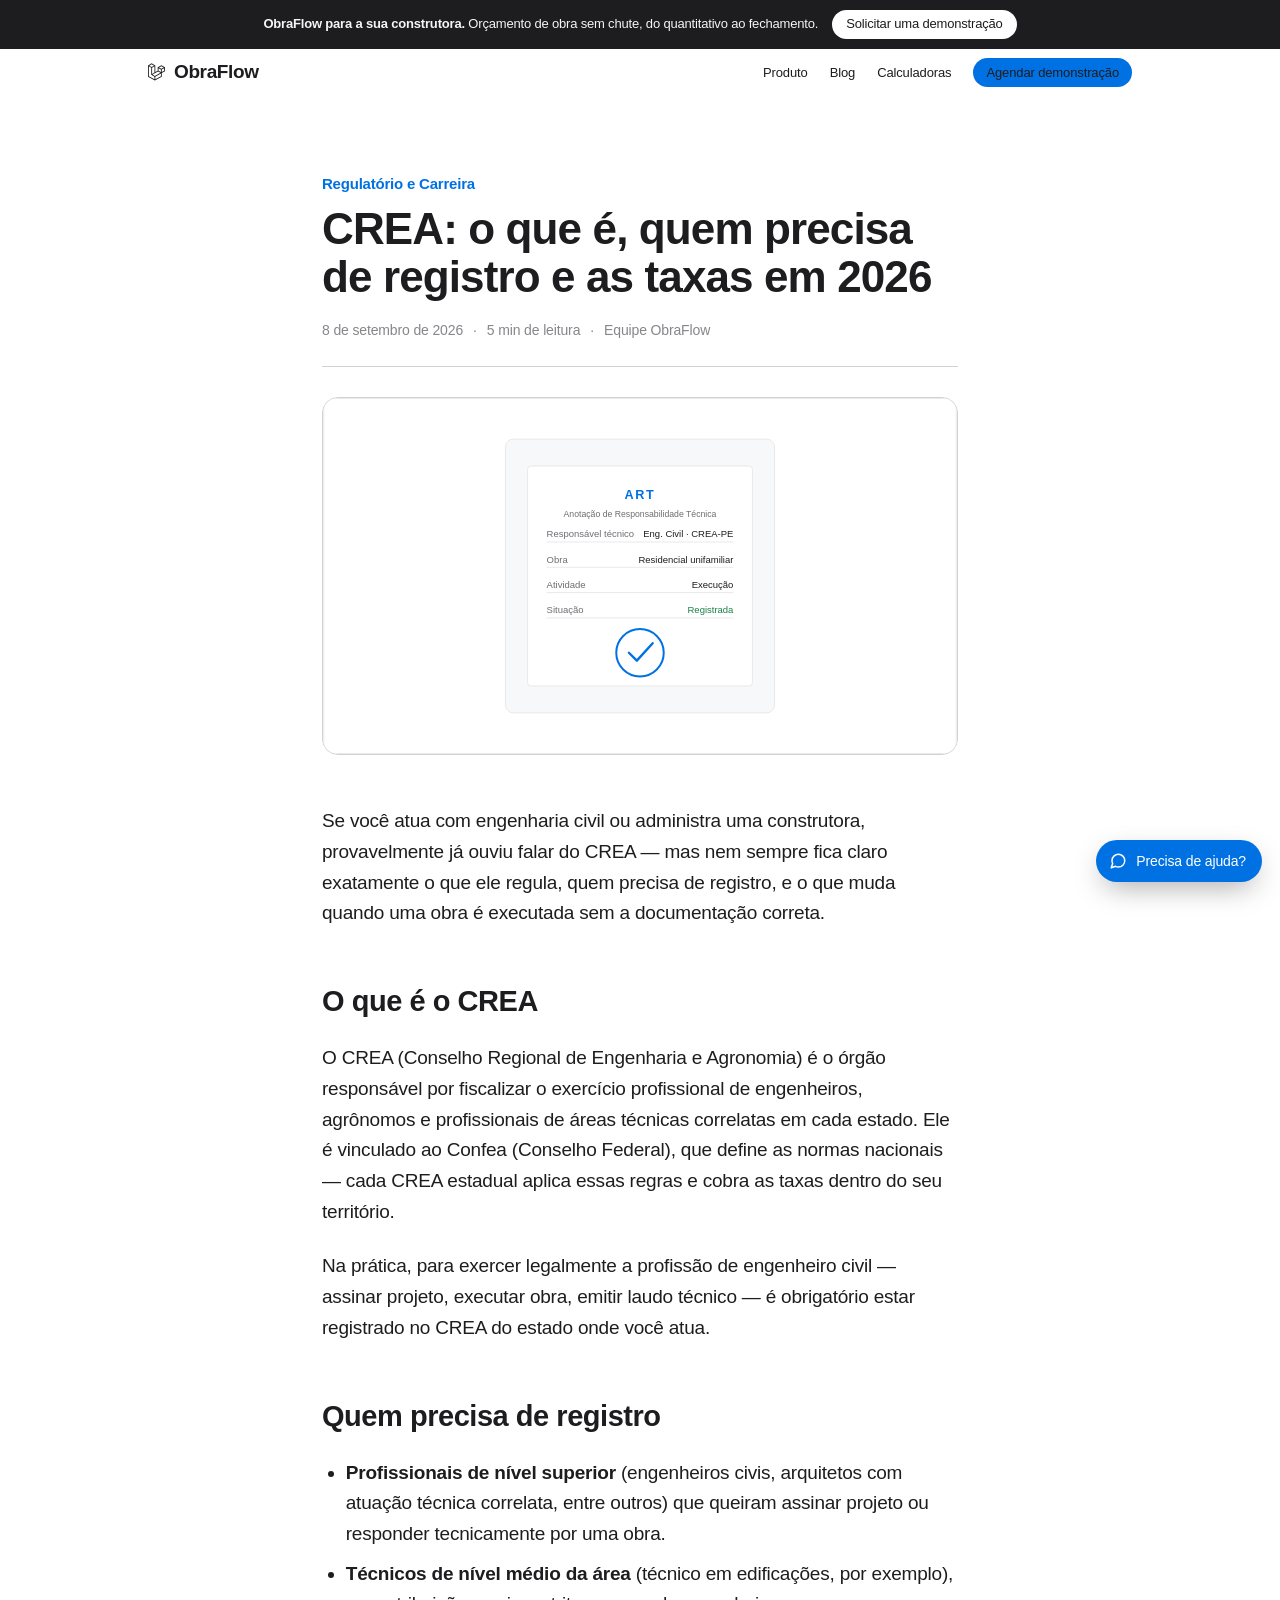
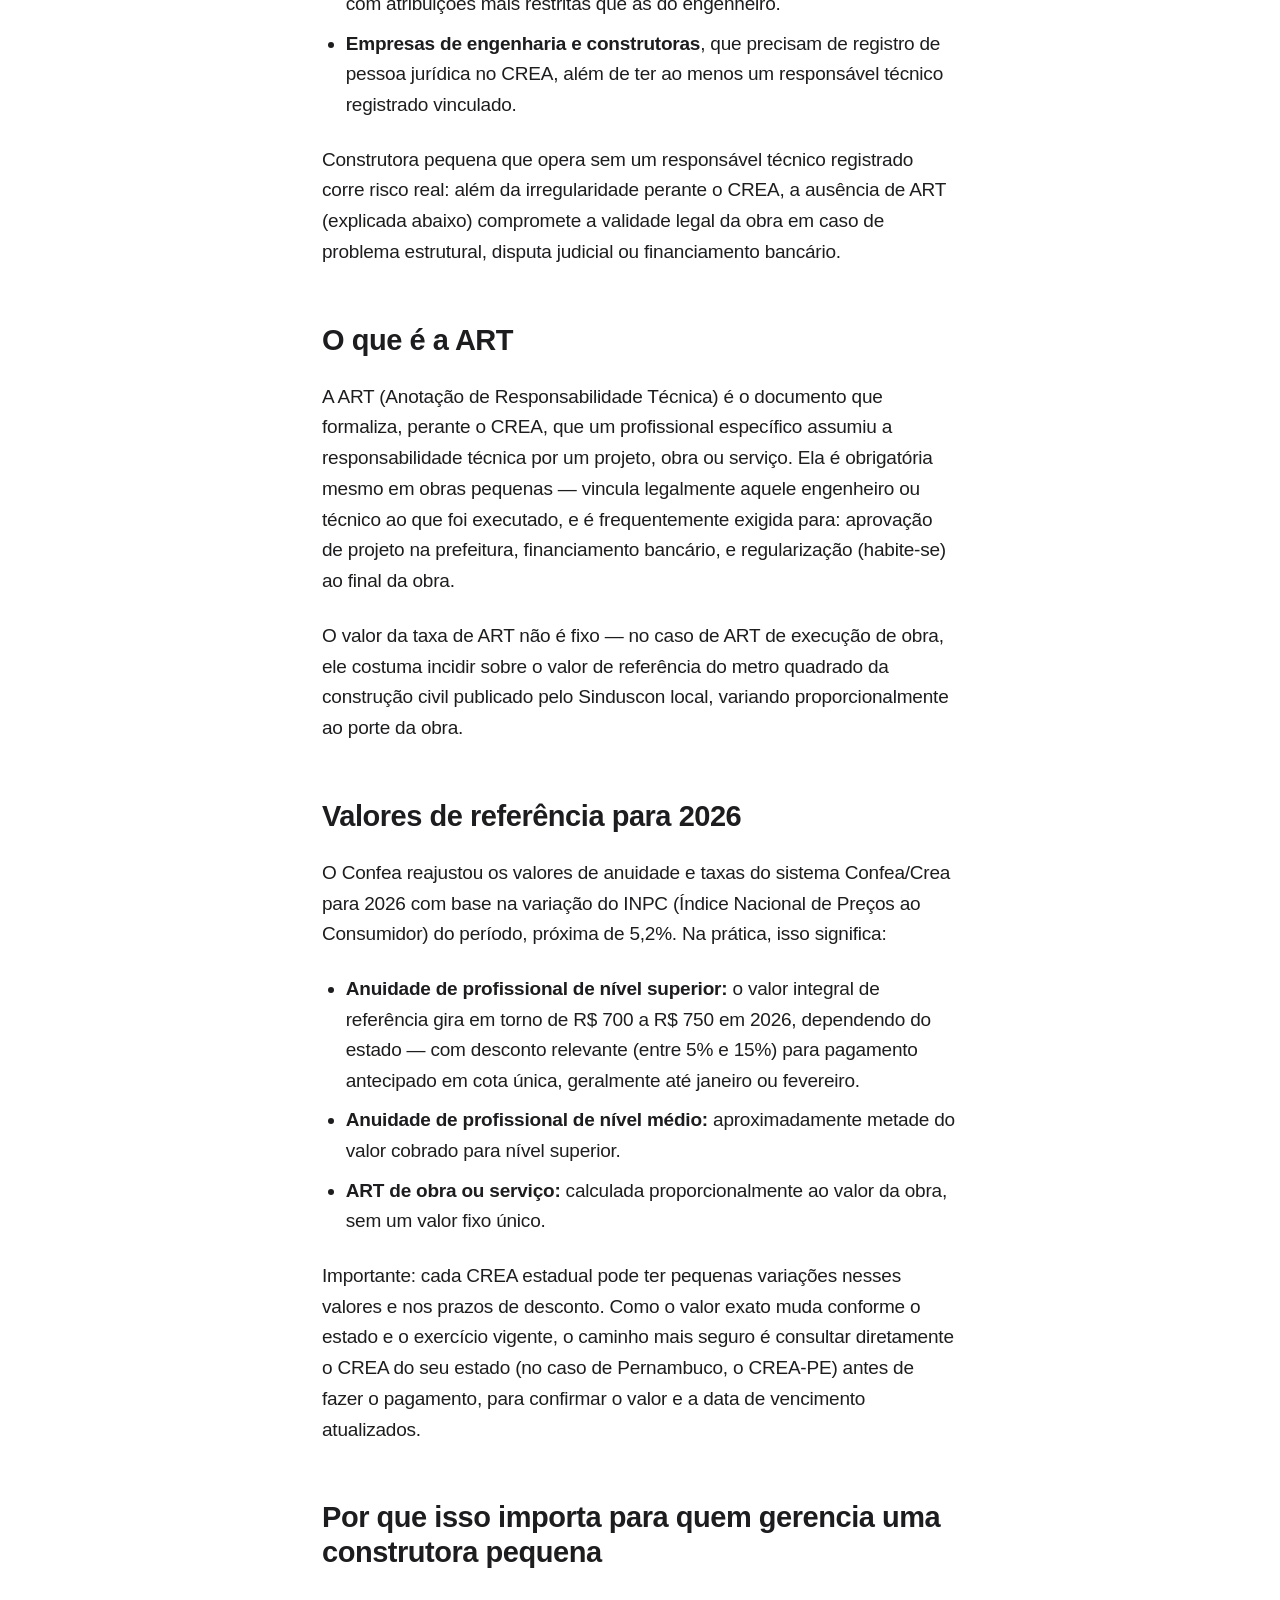
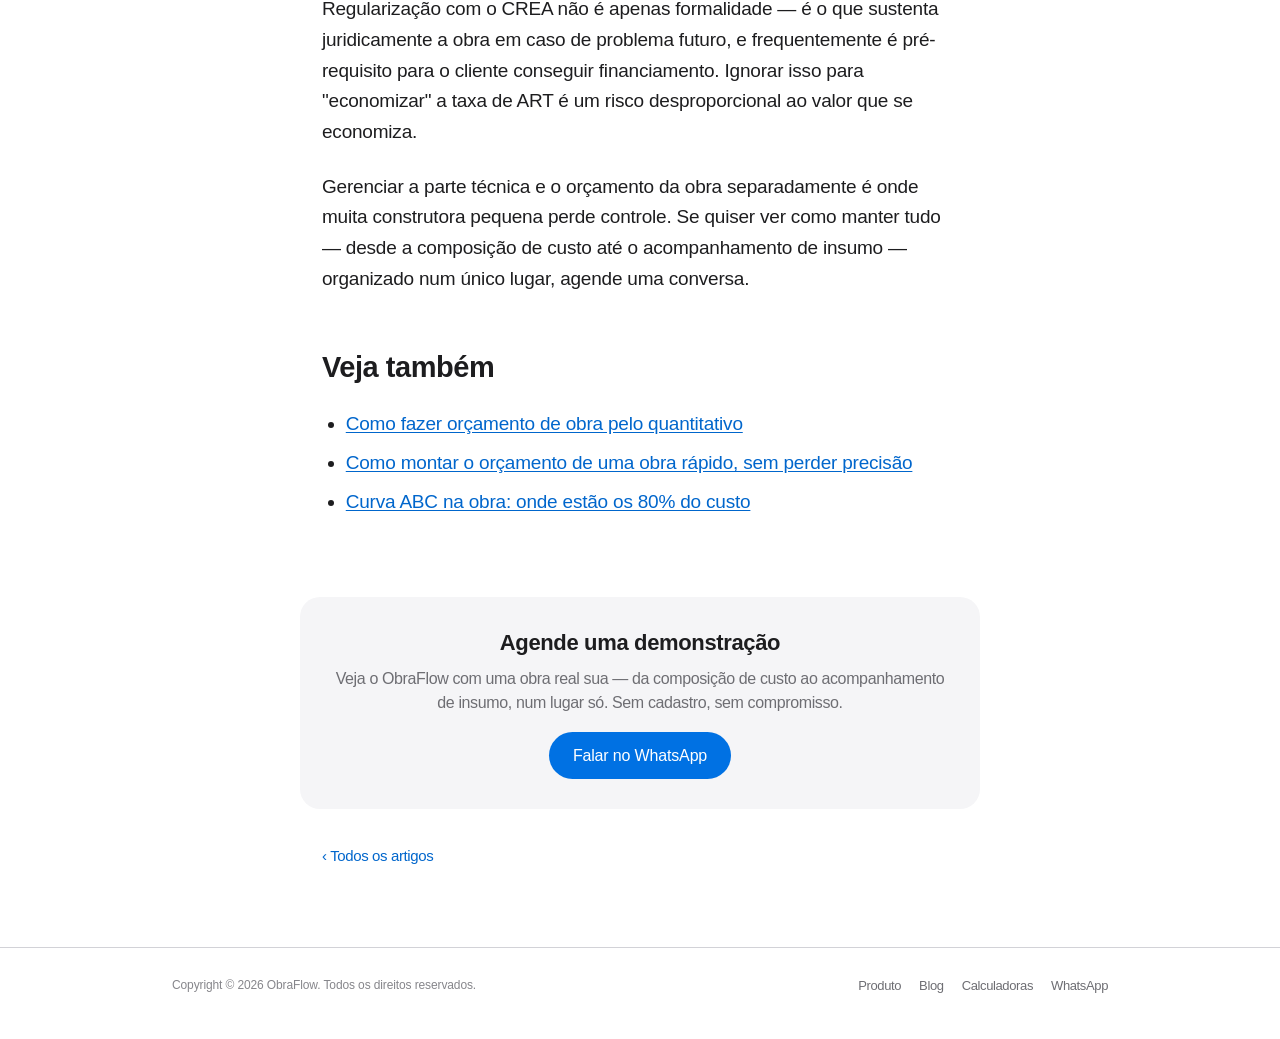
<file: blog/crea-registro-taxas-2026/index.html>
<!doctype html>
<html lang="pt-BR">
<head>
<meta charset="utf-8" />
<meta name="viewport" content="width=device-width, initial-scale=1, viewport-fit=cover" />
<title>CREA: o que é, quem precisa de registro e as taxas em 2026 | ObraFlow</title>
<meta name="description" content="Entenda o que é o CREA, quem precisa estar registrado para atuar na construção civil, o que é a ART e os valores de referência das taxas para 2026." />
<link rel="canonical" href="https://vellorapp.com.br/blog/crea-registro-taxas-2026/" />
<meta name="robots" content="index, follow, max-image-preview:large" />
<meta name="theme-color" content="#ffffff" media="(prefers-color-scheme: light)" />
<meta name="theme-color" content="#000000" media="(prefers-color-scheme: dark)" />
<meta property="og:type" content="article" />
<meta property="og:site_name" content="ObraFlow" />
<meta property="og:locale" content="pt_BR" />
<meta property="og:url" content="https://vellorapp.com.br/blog/crea-registro-taxas-2026/" />
<meta property="og:title" content="CREA: o que é, quem precisa de registro e as taxas em 2026" />
<meta property="og:description" content="O que o CREA regula, quem precisa de registro, o que é a ART e os valores de referência das taxas para 2026." />
<meta property="og:image" content="https://vellorapp.com.br/og.jpg" />
<meta property="article:published_time" content="2026-09-08" />
<meta name="twitter:card" content="summary_large_image" />
<meta name="twitter:title" content="CREA: o que é, quem precisa de registro e as taxas em 2026" />
<meta name="twitter:description" content="O que o CREA regula, quem precisa de registro, a ART e os valores de referência para 2026." />
<meta name="twitter:image" content="https://vellorapp.com.br/og.jpg" />
<link rel="icon" type="image/svg+xml" href="[data-uri]" />
<link rel="stylesheet" href="/blog/blog.css" />
<script type="application/ld+json">{"@context":"https://schema.org","@type":"BlogPosting","headline":"CREA: o que é, quem precisa de registro e as taxas em 2026","description":"O que o CREA regula, quem precisa de registro, o que é a ART e os valores de referência das taxas para 2026.","datePublished":"2026-09-08","dateModified":"2026-09-08","inLanguage":"pt-BR","author":{"@type":"Organization","name":"ObraFlow","url":"https://vellorapp.com.br/"},"publisher":{"@type":"Organization","name":"ObraFlow","url":"https://vellorapp.com.br/"},"mainEntityOfPage":{"@type":"WebPage","@id":"https://vellorapp.com.br/blog/crea-registro-taxas-2026/"},"image":"https://vellorapp.com.br/og.jpg"}</script>
<script type="application/ld+json">{"@context":"https://schema.org","@type":"FAQPage","mainEntity":[{"@type":"Question","name":"O que é o CREA?","acceptedAnswer":{"@type":"Answer","text":"O CREA (Conselho Regional de Engenharia e Agronomia) é o órgão que fiscaliza o exercício profissional de engenheiros, agrônomos e profissionais de áreas técnicas correlatas em cada estado. É vinculado ao Confea, que define as normas nacionais."}},{"@type":"Question","name":"Quem precisa de registro no CREA?","acceptedAnswer":{"@type":"Answer","text":"Profissionais de nível superior que queiram assinar projeto ou responder tecnicamente por uma obra, técnicos de nível médio da área com atribuições mais restritas, e empresas de engenharia e construtoras, que precisam de registro de pessoa jurídica além de um responsável técnico registrado vinculado."}},{"@type":"Question","name":"O que é a ART?","acceptedAnswer":{"@type":"Answer","text":"A ART (Anotação de Responsabilidade Técnica) é o documento que formaliza, perante o CREA, que um profissional assumiu a responsabilidade técnica por um projeto, obra ou serviço. É obrigatória mesmo em obras pequenas e costuma ser exigida para aprovação de projeto, financiamento bancário e regularização (habite-se)."}},{"@type":"Question","name":"Quanto custa a anuidade do CREA em 2026?","acceptedAnswer":{"@type":"Answer","text":"Com o reajuste de 2026 baseado no INPC (perto de 5,2%), a anuidade de referência de profissional de nível superior gira em torno de R$ 700 a R$ 750, dependendo do estado, com desconto para pagamento antecipado em cota única. O valor exato deve ser confirmado no CREA do seu estado."}}]}</script>
</head>
<body>

<div class="promo">
  <p class="promo__in"><span class="promo__txt"><strong>ObraFlow para a sua construtora.</strong> Orçamento de obra sem chute, do quantitativo ao fechamento.</span> <a class="js-wa" href="#">Solicitar uma demonstração</a></p>
</div>

<nav class="subnav" id="subnav" aria-label="ObraFlow">
  <div class="subnav__in">
    <a class="brand" href="/">
      <svg viewBox="0 0 40 42" fill="currentColor" aria-hidden="true"><path fill-rule="evenodd" clip-rule="evenodd" d="M17.2 5.633 8.6.855 0 5.633v26.51l16.2 9 16.2-9v-8.442l7.6-4.223V9.856l-8.6-4.777-8.6 4.777V18.3l-5.6 3.111V5.633ZM38 18.301l-5.6 3.11v-6.157l5.6-3.11V18.3Zm-1.06-7.856-5.54 3.078-5.54-3.079 5.54-3.078 5.54 3.079ZM24.8 18.3v-6.157l5.6 3.111v6.158L24.8 18.3Zm-1 1.732 5.54 3.078-13.14 7.302-5.54-3.078 13.14-7.3v-.002Zm-16.2 7.89 7.6 4.222V38.3L2 30.966V7.92l5.6 3.111v16.892ZM8.6 9.3 3.06 6.222 8.6 3.143l5.54 3.08L8.6 9.3Zm21.8 15.51-13.2 7.334V38.3l13.2-7.334v-6.156ZM9.6 11.034l5.6-3.11v14.6l-5.6 3.11v-14.6Z"/></svg>
      ObraFlow
    </a>
    <div class="subnav__links">
      <a href="/">Produto</a>
      <a href="/blog/">Blog</a>
      <a href="/calculadoras/">Calculadoras</a>
      <a class="subnav__cta js-wa" href="#">Agendar demonstração</a>
    </div>
  </div>
</nav>

<article class="article">
  <p class="eyebrow">Regulatório e Carreira</p>
  <h1>CREA: o que é, quem precisa de registro e as taxas em 2026</h1>
  <div class="article__meta"><span>8 de setembro de 2026</span><span>·</span><span>5 min de leitura</span><span>·</span><span>Equipe ObraFlow</span></div>
</article>

<div class="artcover"><img src="/blog/covers/crea.svg" alt="ART registrada no CREA-PE, com responsável técnico e atividade de execução" width="800" height="450" /></div>

<div class="prose">
  <p>Se você atua com engenharia civil ou administra uma construtora, provavelmente já ouviu falar do CREA — mas nem sempre fica claro exatamente o que ele regula, quem precisa de registro, e o que muda quando uma obra é executada sem a documentação correta.</p>

  <h2>O que é o CREA</h2>
  <p>O CREA (Conselho Regional de Engenharia e Agronomia) é o órgão responsável por fiscalizar o exercício profissional de engenheiros, agrônomos e profissionais de áreas técnicas correlatas em cada estado. Ele é vinculado ao Confea (Conselho Federal), que define as normas nacionais — cada CREA estadual aplica essas regras e cobra as taxas dentro do seu território.</p>
  <p>Na prática, para exercer legalmente a profissão de engenheiro civil — assinar projeto, executar obra, emitir laudo técnico — é obrigatório estar registrado no CREA do estado onde você atua.</p>

  <h2>Quem precisa de registro</h2>
  <ul>
    <li><strong>Profissionais de nível superior</strong> (engenheiros civis, arquitetos com atuação técnica correlata, entre outros) que queiram assinar projeto ou responder tecnicamente por uma obra.</li>
    <li><strong>Técnicos de nível médio da área</strong> (técnico em edificações, por exemplo), com atribuições mais restritas que as do engenheiro.</li>
    <li><strong>Empresas de engenharia e construtoras</strong>, que precisam de registro de pessoa jurídica no CREA, além de ter ao menos um responsável técnico registrado vinculado.</li>
  </ul>
  <p>Construtora pequena que opera sem um responsável técnico registrado corre risco real: além da irregularidade perante o CREA, a ausência de ART (explicada abaixo) compromete a validade legal da obra em caso de problema estrutural, disputa judicial ou financiamento bancário.</p>

  <h2>O que é a ART</h2>
  <p>A ART (Anotação de Responsabilidade Técnica) é o documento que formaliza, perante o CREA, que um profissional específico assumiu a responsabilidade técnica por um projeto, obra ou serviço. Ela é obrigatória mesmo em obras pequenas — vincula legalmente aquele engenheiro ou técnico ao que foi executado, e é frequentemente exigida para: aprovação de projeto na prefeitura, financiamento bancário, e regularização (habite-se) ao final da obra.</p>
  <p>O valor da taxa de ART não é fixo — no caso de ART de execução de obra, ele costuma incidir sobre o valor de referência do metro quadrado da construção civil publicado pelo Sinduscon local, variando proporcionalmente ao porte da obra.</p>

  <h2>Valores de referência para 2026</h2>
  <p>O Confea reajustou os valores de anuidade e taxas do sistema Confea/Crea para 2026 com base na variação do INPC (Índice Nacional de Preços ao Consumidor) do período, próxima de 5,2%. Na prática, isso significa:</p>
  <ul>
    <li><strong>Anuidade de profissional de nível superior:</strong> o valor integral de referência gira em torno de R$ 700 a R$ 750 em 2026, dependendo do estado — com desconto relevante (entre 5% e 15%) para pagamento antecipado em cota única, geralmente até janeiro ou fevereiro.</li>
    <li><strong>Anuidade de profissional de nível médio:</strong> aproximadamente metade do valor cobrado para nível superior.</li>
    <li><strong>ART de obra ou serviço:</strong> calculada proporcionalmente ao valor da obra, sem um valor fixo único.</li>
  </ul>
  <p>Importante: cada CREA estadual pode ter pequenas variações nesses valores e nos prazos de desconto. Como o valor exato muda conforme o estado e o exercício vigente, o caminho mais seguro é consultar diretamente o CREA do seu estado (no caso de Pernambuco, o CREA-PE) antes de fazer o pagamento, para confirmar o valor e a data de vencimento atualizados.</p>

  <h2>Por que isso importa para quem gerencia uma construtora pequena</h2>
  <p>Regularização com o CREA não é apenas formalidade — é o que sustenta juridicamente a obra em caso de problema futuro, e frequentemente é pré-requisito para o cliente conseguir financiamento. Ignorar isso para "economizar" a taxa de ART é um risco desproporcional ao valor que se economiza.</p>
  <p>Gerenciar a parte técnica e o orçamento da obra separadamente é onde muita construtora pequena perde controle. Se quiser ver como manter tudo — desde a composição de custo até o acompanhamento de insumo — organizado num único lugar, agende uma conversa.</p>

  <h2>Veja também</h2>
  <ul>
    <li><a href="/blog/como-fazer-orcamento-de-obra/">Como fazer orçamento de obra pelo quantitativo</a></li>
    <li><a href="/blog/orcamento-de-obra-rapido/">Como montar o orçamento de uma obra rápido, sem perder precisão</a></li>
    <li><a href="/blog/curva-abc-na-obra/">Curva ABC na obra: onde estão os 80% do custo</a></li>
  </ul>
</div>

<div class="cta-box">
  <h3>Agende uma demonstração</h3>
  <p>Veja o ObraFlow com uma obra real sua — da composição de custo ao acompanhamento de insumo, num lugar só. Sem cadastro, sem compromisso.</p>
  <a class="btn js-wa" href="#">Falar no WhatsApp</a>
</div>

<p class="backlink"><a href="/blog/">&lsaquo; Todos os artigos</a></p>

<footer class="foot">
  <div class="foot__in">
    <p>Copyright &copy; 2026 ObraFlow. Todos os direitos reservados.</p>
    <div class="foot__links">
      <a href="/">Produto</a>
      <a href="/blog/">Blog</a>
      <a href="/calculadoras/">Calculadoras</a>
      <a class="js-wa" href="#">WhatsApp</a>
    </div>
  </div>
</footer>

<script src="/assistant.js" defer></script>
<script src="/lead-form.js" defer></script>
<script>
  (function(){
    var WA_NUMERO="5581985576458";
    var WA_MSG="Olá! Vim do artigo sobre CREA no blog do ObraFlow e quero agendar uma demonstração.\n\nNome:\nConstrutora:\nCidade:\nQuantas obras por ano (aprox.):\n\nFico no aguardo!";
    var href="https://wa.me/"+WA_NUMERO+"?text="+encodeURIComponent(WA_MSG);
    [].forEach.call(document.querySelectorAll('a.js-wa'),function(a){ a.href=href; a.target="_blank"; a.rel="noopener"; });
    var nav=document.getElementById('subnav');
    var s=function(){ nav.classList.toggle('is-scrolled', window.scrollY>4); }; s();
    window.addEventListener('scroll',s,{passive:true});
  })();
</script>

</body>
</html>
</file>
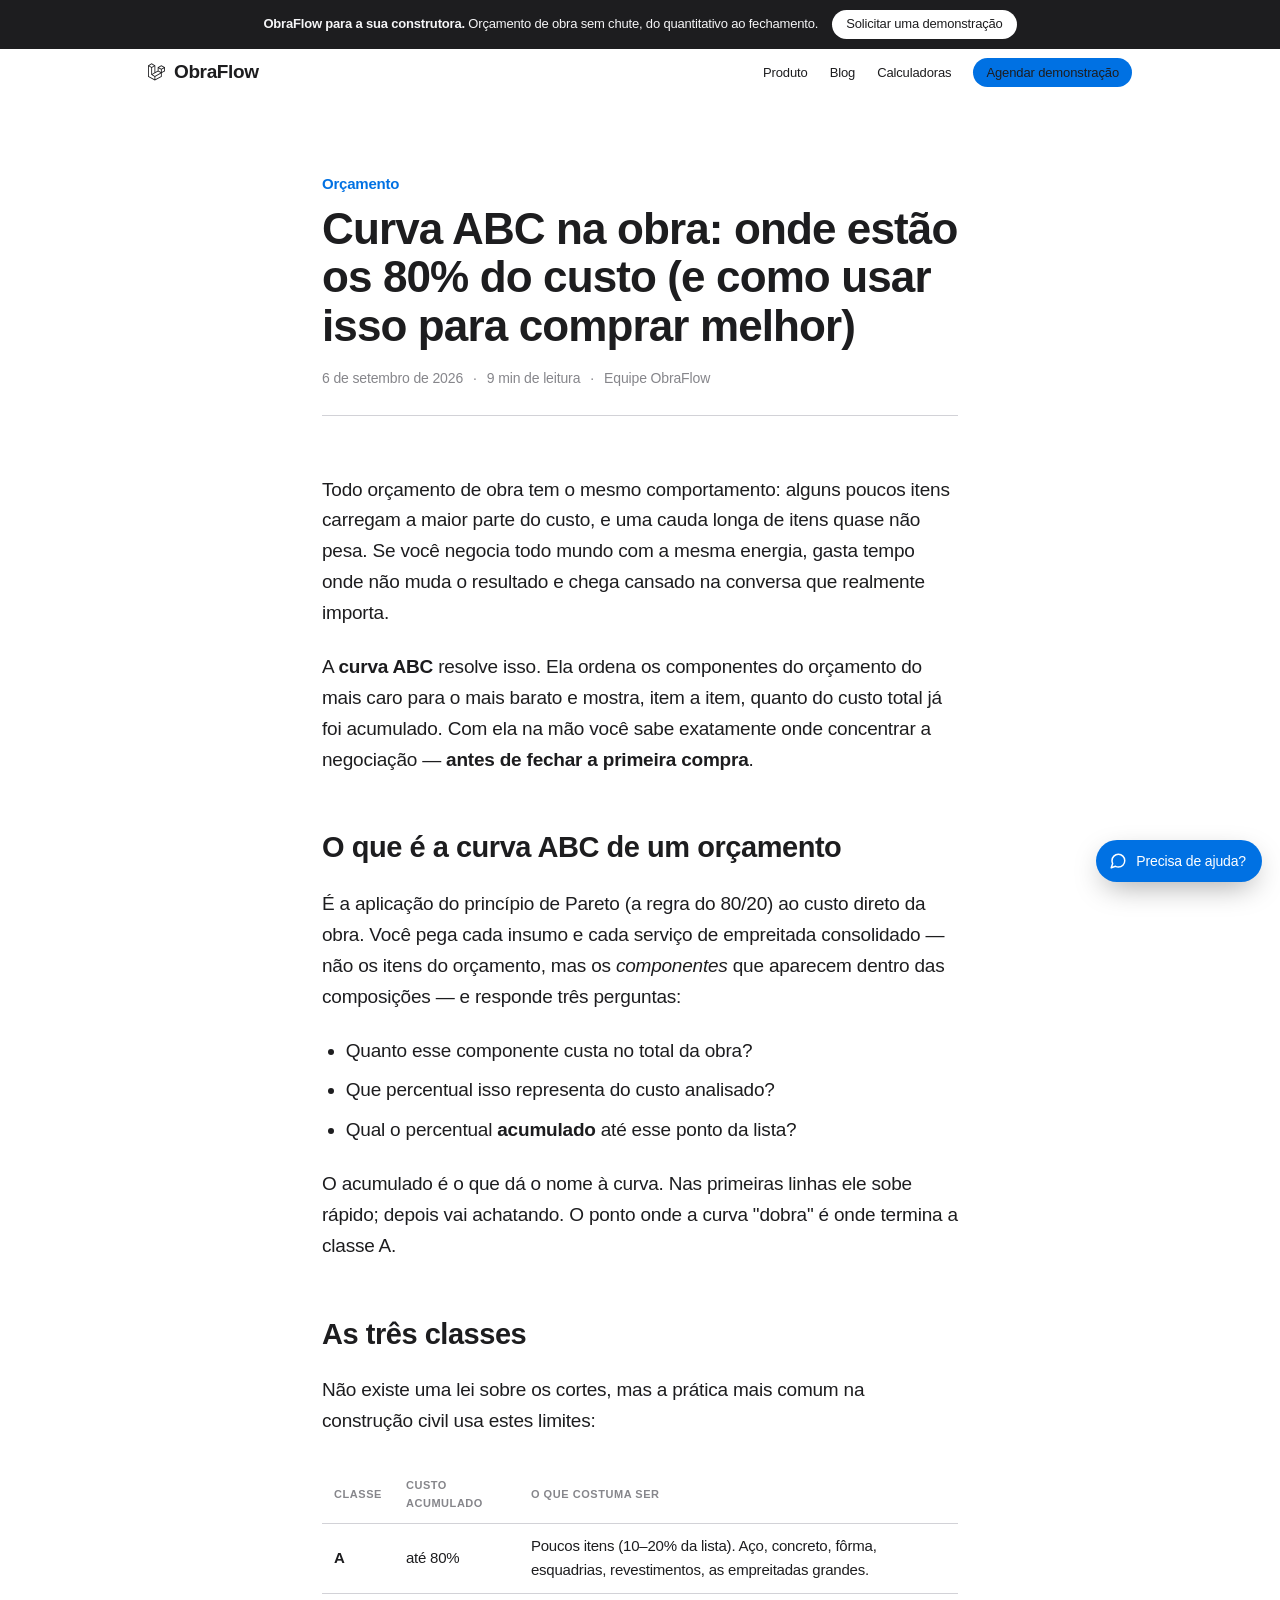
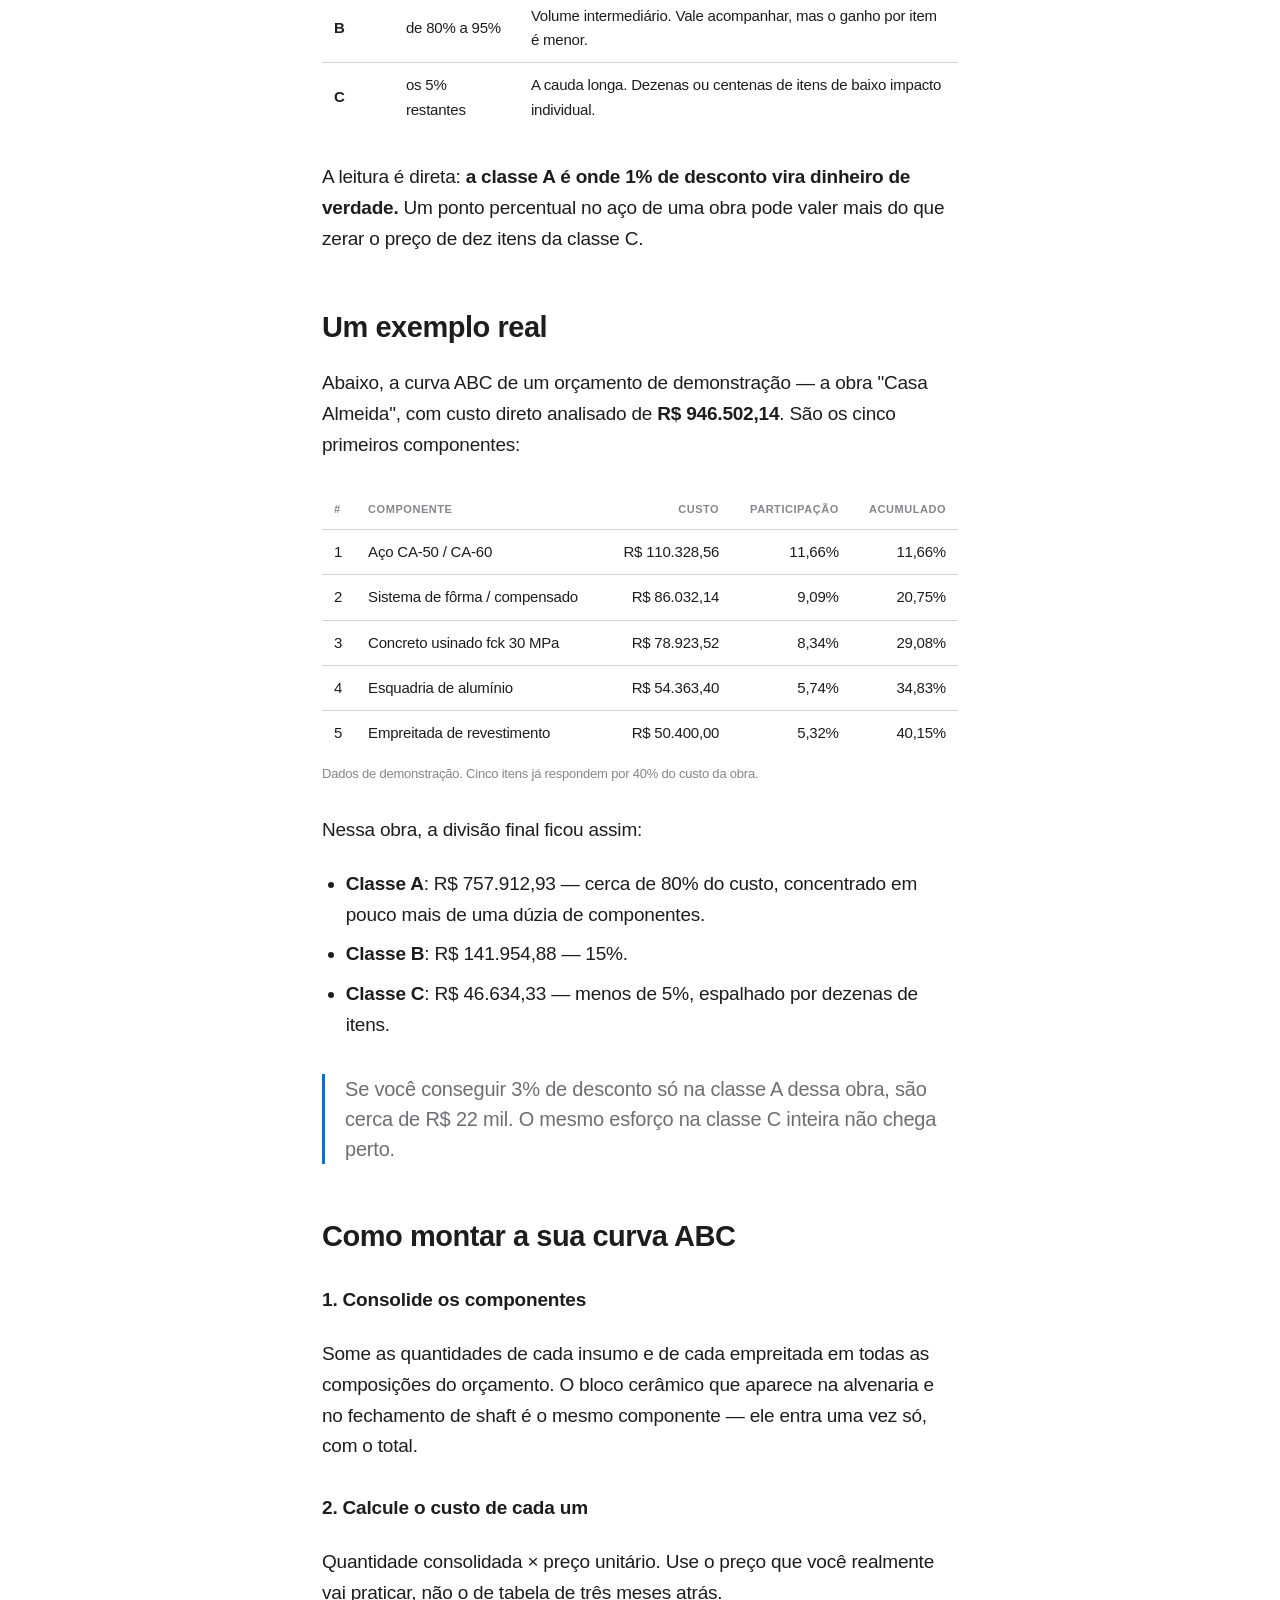
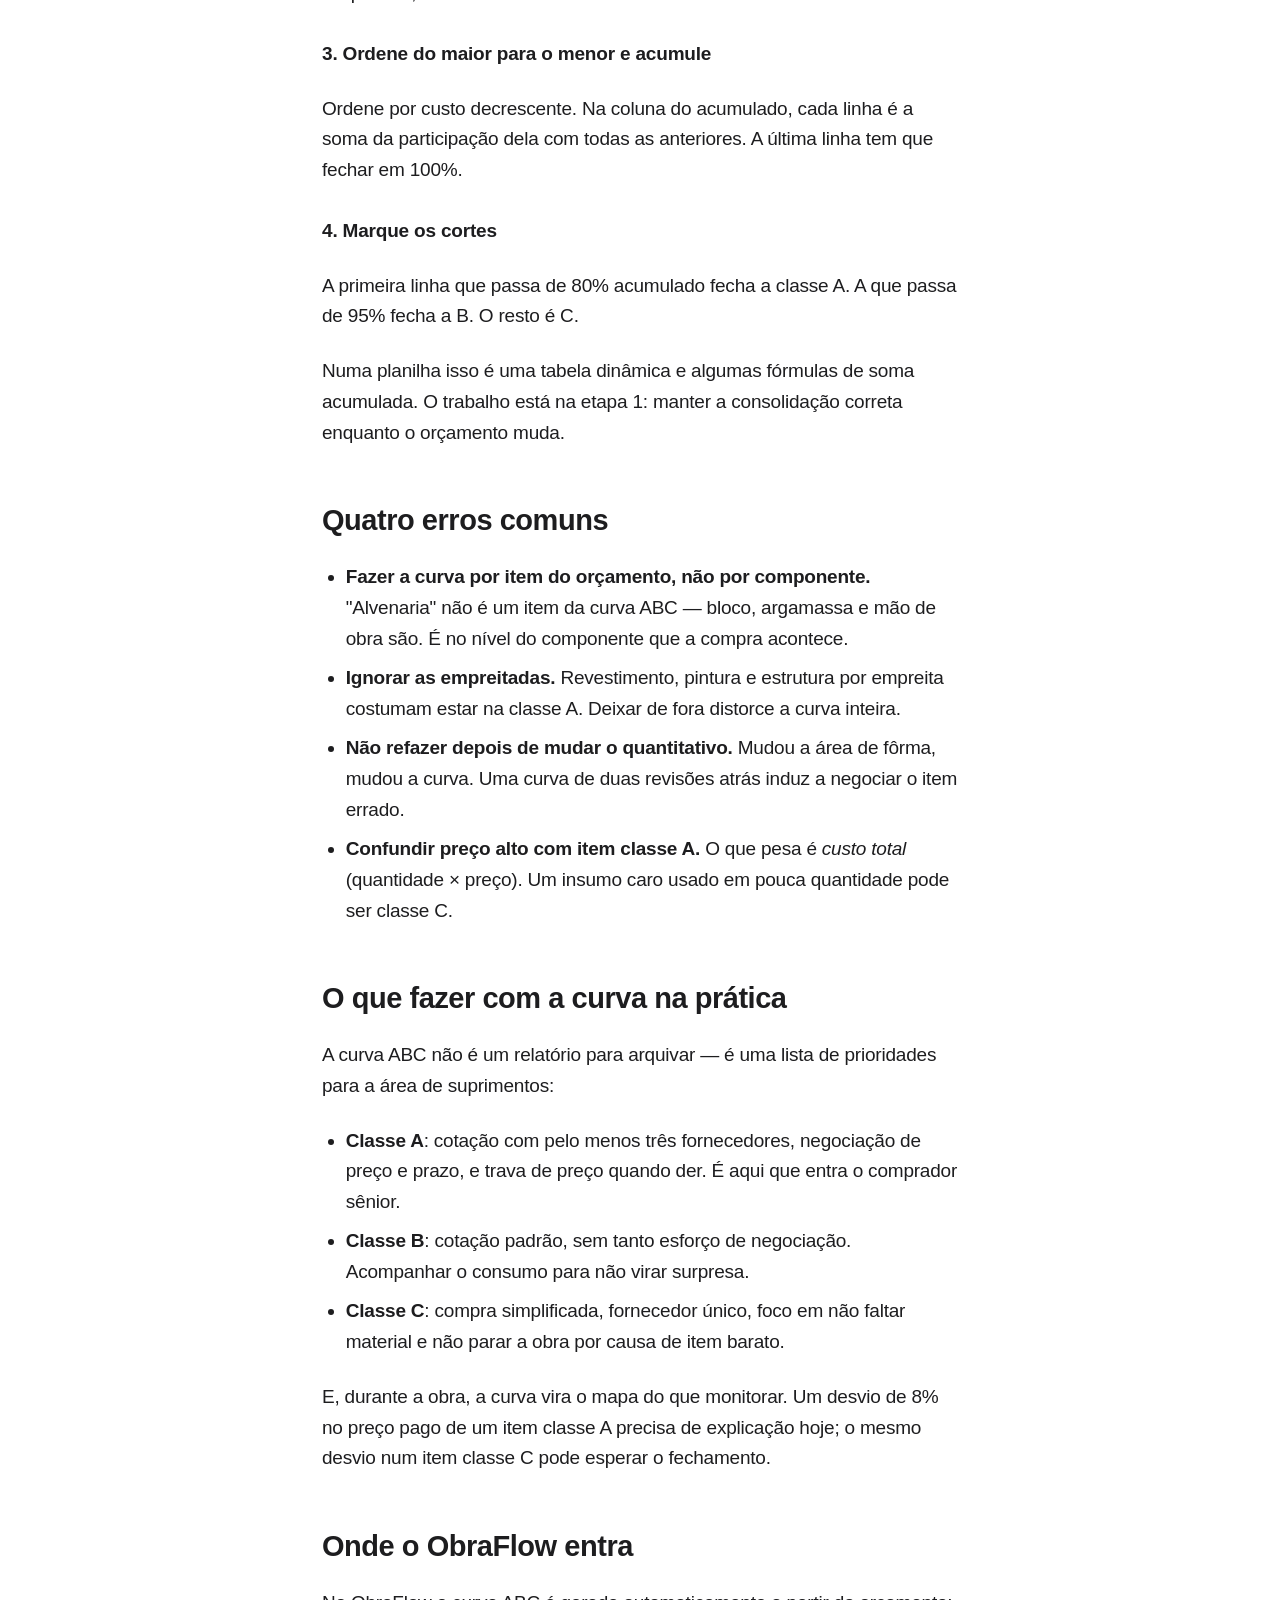
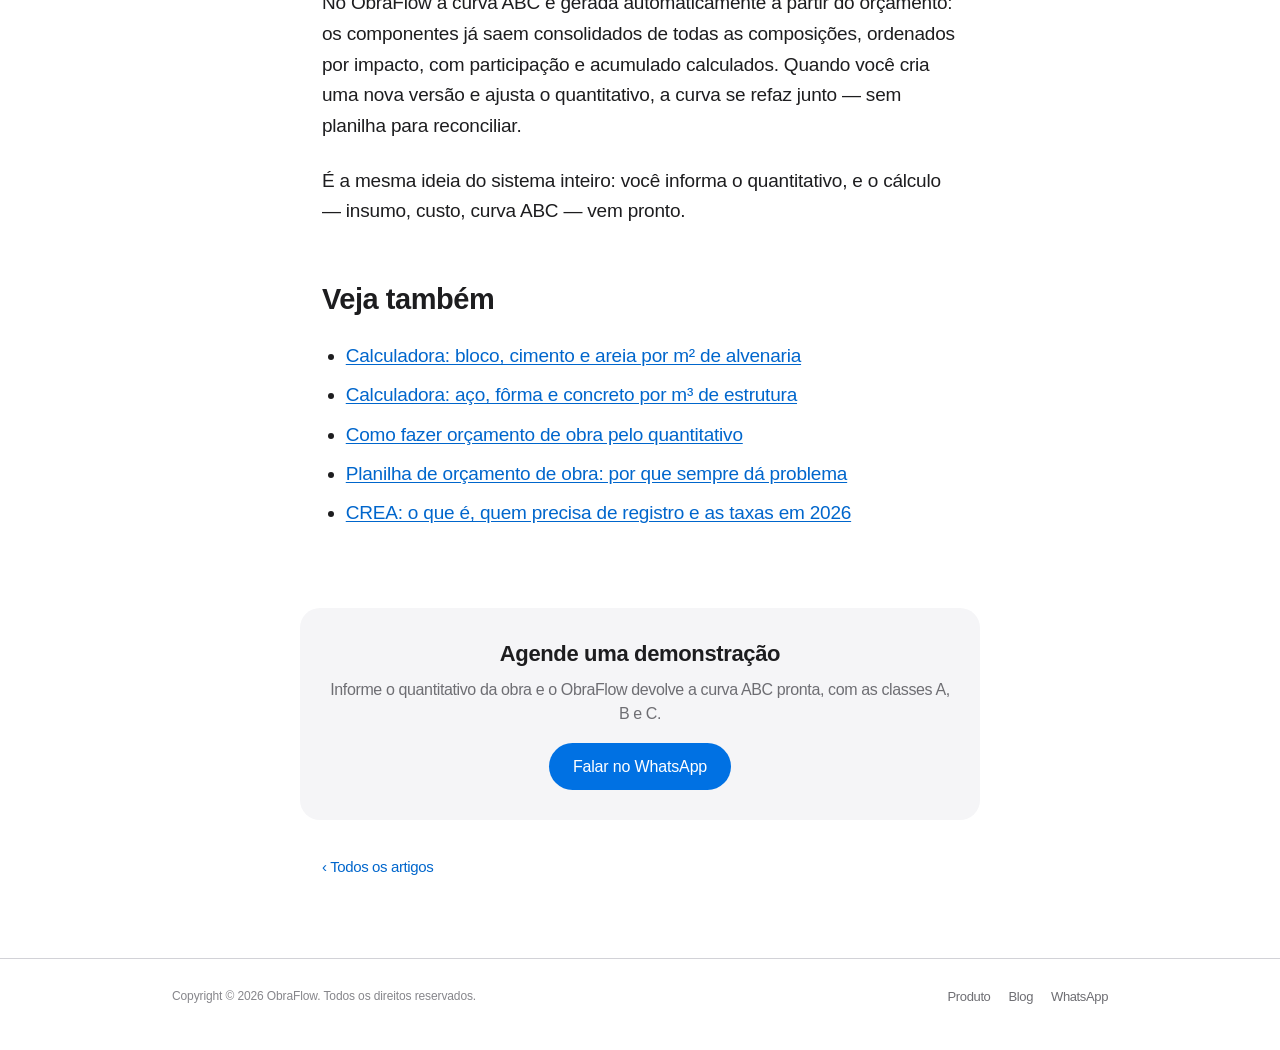
<file: blog/curva-abc-na-obra/index.html>
<!doctype html>
<html lang="pt-BR">
<head>
<meta charset="utf-8" />
<meta name="viewport" content="width=device-width, initial-scale=1, viewport-fit=cover" />
<title>Curva ABC na obra: onde estão os 80% do custo | ObraFlow</title>
<meta name="description" content="O que é a curva ABC de um orçamento de obra, como montar a sua passo a passo, um exemplo real com percentuais acumulados e o que fazer com o resultado na hora de comprar." />
<link rel="canonical" href="https://vellorapp.com.br/blog/curva-abc-na-obra/" />
<meta name="robots" content="index, follow, max-image-preview:large" />
<meta name="theme-color" content="#ffffff" media="(prefers-color-scheme: light)" />
<meta name="theme-color" content="#000000" media="(prefers-color-scheme: dark)" />
<meta property="og:type" content="article" />
<meta property="og:site_name" content="ObraFlow" />
<meta property="og:locale" content="pt_BR" />
<meta property="og:url" content="https://vellorapp.com.br/blog/curva-abc-na-obra/" />
<meta property="og:title" content="Curva ABC na obra: onde estão os 80% do custo" />
<meta property="og:description" content="Como montar a curva ABC do seu orçamento de obra e usá-la para negociar melhor antes da primeira compra." />
<meta property="og:image" content="https://vellorapp.com.br/og.jpg" />
<meta property="article:published_time" content="2026-09-06" />
<meta name="twitter:card" content="summary_large_image" />
<meta name="twitter:title" content="Curva ABC na obra: onde estão os 80% do custo" />
<meta name="twitter:description" content="Como montar a curva ABC do seu orçamento de obra e usá-la para comprar melhor." />
<meta name="twitter:image" content="https://vellorapp.com.br/og.jpg" />
<link rel="icon" type="image/svg+xml" href="[data-uri]" />
<link rel="stylesheet" href="/blog/blog.css" />
<script type="application/ld+json">{"@context":"https://schema.org","@type":"BlogPosting","headline":"Curva ABC na obra: onde estão os 80% do custo (e como usar isso para comprar melhor)","description":"O que é a curva ABC de um orçamento de obra, como montar a sua passo a passo e o que fazer com o resultado na hora de comprar.","datePublished":"2026-09-06","dateModified":"2026-09-06","inLanguage":"pt-BR","author":{"@type":"Organization","name":"ObraFlow","url":"https://vellorapp.com.br/"},"publisher":{"@type":"Organization","name":"ObraFlow","url":"https://vellorapp.com.br/"},"mainEntityOfPage":{"@type":"WebPage","@id":"https://vellorapp.com.br/blog/curva-abc-na-obra/"},"image":"https://vellorapp.com.br/og.jpg"}</script>
</head>
<body>

<div class="promo">
  <p class="promo__in"><span class="promo__txt"><strong>ObraFlow para a sua construtora.</strong> Orçamento de obra sem chute, do quantitativo ao fechamento.</span> <a class="js-wa" href="#">Solicitar uma demonstração</a></p>
</div>

<nav class="subnav" id="subnav" aria-label="ObraFlow">
  <div class="subnav__in">
    <a class="brand" href="/">
      <svg viewBox="0 0 40 42" fill="currentColor" aria-hidden="true"><path fill-rule="evenodd" clip-rule="evenodd" d="M17.2 5.633 8.6.855 0 5.633v26.51l16.2 9 16.2-9v-8.442l7.6-4.223V9.856l-8.6-4.777-8.6 4.777V18.3l-5.6 3.111V5.633ZM38 18.301l-5.6 3.11v-6.157l5.6-3.11V18.3Zm-1.06-7.856-5.54 3.078-5.54-3.079 5.54-3.078 5.54 3.079ZM24.8 18.3v-6.157l5.6 3.111v6.158L24.8 18.3Zm-1 1.732 5.54 3.078-13.14 7.302-5.54-3.078 13.14-7.3v-.002Zm-16.2 7.89 7.6 4.222V38.3L2 30.966V7.92l5.6 3.111v16.892ZM8.6 9.3 3.06 6.222 8.6 3.143l5.54 3.08L8.6 9.3Zm21.8 15.51-13.2 7.334V38.3l13.2-7.334v-6.156ZM9.6 11.034l5.6-3.11v14.6l-5.6 3.11v-14.6Z"/></svg>
      ObraFlow
    </a>
    <div class="subnav__links">
      <a href="/">Produto</a>
      <a href="/blog/">Blog</a>
      <a href="/calculadoras/">Calculadoras</a>
      <a class="subnav__cta js-wa" href="#">Agendar demonstração</a>
    </div>
  </div>
</nav>

<article class="article">
  <p class="eyebrow">Orçamento</p>
  <h1>Curva ABC na obra: onde estão os 80% do custo (e como usar isso para comprar melhor)</h1>
  <div class="article__meta"><span>6 de setembro de 2026</span><span>·</span><span>9 min de leitura</span><span>·</span><span>Equipe ObraFlow</span></div>
</article>

<div class="prose">
  <p>Todo orçamento de obra tem o mesmo comportamento: alguns poucos itens carregam a maior parte do custo, e uma cauda longa de itens quase não pesa. Se você negocia todo mundo com a mesma energia, gasta tempo onde não muda o resultado e chega cansado na conversa que realmente importa.</p>

  <p>A <strong>curva ABC</strong> resolve isso. Ela ordena os componentes do orçamento do mais caro para o mais barato e mostra, item a item, quanto do custo total já foi acumulado. Com ela na mão você sabe exatamente onde concentrar a negociação — <strong>antes de fechar a primeira compra</strong>.</p>

  <h2>O que é a curva ABC de um orçamento</h2>

  <p>É a aplicação do princípio de Pareto (a regra do 80/20) ao custo direto da obra. Você pega cada insumo e cada serviço de empreitada consolidado — não os itens do orçamento, mas os <em>componentes</em> que aparecem dentro das composições — e responde três perguntas:</p>

  <ul>
    <li>Quanto esse componente custa no total da obra?</li>
    <li>Que percentual isso representa do custo analisado?</li>
    <li>Qual o percentual <strong>acumulado</strong> até esse ponto da lista?</li>
  </ul>

  <p>O acumulado é o que dá o nome à curva. Nas primeiras linhas ele sobe rápido; depois vai achatando. O ponto onde a curva "dobra" é onde termina a classe A.</p>

  <h2>As três classes</h2>

  <p>Não existe uma lei sobre os cortes, mas a prática mais comum na construção civil usa estes limites:</p>

  <div class="tablewrap">
  <table>
    <thead><tr><th>Classe</th><th>Custo acumulado</th><th>O que costuma ser</th></tr></thead>
    <tbody>
      <tr><td><strong>A</strong></td><td>até 80%</td><td>Poucos itens (10&ndash;20% da lista). Aço, concreto, fôrma, esquadrias, revestimentos, as empreitadas grandes.</td></tr>
      <tr><td><strong>B</strong></td><td>de 80% a 95%</td><td>Volume intermediário. Vale acompanhar, mas o ganho por item é menor.</td></tr>
      <tr><td><strong>C</strong></td><td>os 5% restantes</td><td>A cauda longa. Dezenas ou centenas de itens de baixo impacto individual.</td></tr>
    </tbody>
  </table>
  </div>

  <p>A leitura é direta: <strong>a classe A é onde 1% de desconto vira dinheiro de verdade.</strong> Um ponto percentual no aço de uma obra pode valer mais do que zerar o preço de dez itens da classe C.</p>

  <h2>Um exemplo real</h2>

  <p>Abaixo, a curva ABC de um orçamento de demonstração — a obra "Casa Almeida", com custo direto analisado de <strong>R$ 946.502,14</strong>. São os cinco primeiros componentes:</p>

  <div class="tablewrap">
  <table>
    <thead><tr><th>#</th><th>Componente</th><th class="num">Custo</th><th class="num">Participação</th><th class="num">Acumulado</th></tr></thead>
    <tbody>
      <tr><td>1</td><td>Aço CA-50 / CA-60</td><td class="num">R$ 110.328,56</td><td class="num">11,66%</td><td class="num">11,66%</td></tr>
      <tr><td>2</td><td>Sistema de fôrma / compensado</td><td class="num">R$ 86.032,14</td><td class="num">9,09%</td><td class="num">20,75%</td></tr>
      <tr><td>3</td><td>Concreto usinado fck 30 MPa</td><td class="num">R$ 78.923,52</td><td class="num">8,34%</td><td class="num">29,08%</td></tr>
      <tr><td>4</td><td>Esquadria de alumínio</td><td class="num">R$ 54.363,40</td><td class="num">5,74%</td><td class="num">34,83%</td></tr>
      <tr><td>5</td><td>Empreitada de revestimento</td><td class="num">R$ 50.400,00</td><td class="num">5,32%</td><td class="num">40,15%</td></tr>
    </tbody>
    <caption>Dados de demonstração. Cinco itens já respondem por 40% do custo da obra.</caption>
  </table>
  </div>

  <p>Nessa obra, a divisão final ficou assim:</p>

  <ul>
    <li><strong>Classe A</strong>: R$ 757.912,93 &mdash; cerca de 80% do custo, concentrado em pouco mais de uma dúzia de componentes.</li>
    <li><strong>Classe B</strong>: R$ 141.954,88 &mdash; 15%.</li>
    <li><strong>Classe C</strong>: R$ 46.634,33 &mdash; menos de 5%, espalhado por dezenas de itens.</li>
  </ul>

  <blockquote><p>Se você conseguir 3% de desconto só na classe A dessa obra, são cerca de R$ 22 mil. O mesmo esforço na classe C inteira não chega perto.</p></blockquote>

  <h2>Como montar a sua curva ABC</h2>

  <h3>1. Consolide os componentes</h3>
  <p>Some as quantidades de cada insumo e de cada empreitada em todas as composições do orçamento. O bloco cerâmico que aparece na alvenaria e no fechamento de shaft é o mesmo componente — ele entra uma vez só, com o total.</p>

  <h3>2. Calcule o custo de cada um</h3>
  <p>Quantidade consolidada &times; preço unitário. Use o preço que você realmente vai praticar, não o de tabela de três meses atrás.</p>

  <h3>3. Ordene do maior para o menor e acumule</h3>
  <p>Ordene por custo decrescente. Na coluna do acumulado, cada linha é a soma da participação dela com todas as anteriores. A última linha tem que fechar em 100%.</p>

  <h3>4. Marque os cortes</h3>
  <p>A primeira linha que passa de 80% acumulado fecha a classe A. A que passa de 95% fecha a B. O resto é C.</p>

  <p>Numa planilha isso é uma tabela dinâmica e algumas fórmulas de soma acumulada. O trabalho está na etapa 1: manter a consolidação correta enquanto o orçamento muda.</p>

  <h2>Quatro erros comuns</h2>

  <ul>
    <li><strong>Fazer a curva por item do orçamento, não por componente.</strong> "Alvenaria" não é um item da curva ABC — bloco, argamassa e mão de obra são. É no nível do componente que a compra acontece.</li>
    <li><strong>Ignorar as empreitadas.</strong> Revestimento, pintura e estrutura por empreita costumam estar na classe A. Deixar de fora distorce a curva inteira.</li>
    <li><strong>Não refazer depois de mudar o quantitativo.</strong> Mudou a área de fôrma, mudou a curva. Uma curva de duas revisões atrás induz a negociar o item errado.</li>
    <li><strong>Confundir preço alto com item classe A.</strong> O que pesa é <em>custo total</em> (quantidade &times; preço). Um insumo caro usado em pouca quantidade pode ser classe C.</li>
  </ul>

  <h2>O que fazer com a curva na prática</h2>

  <p>A curva ABC não é um relatório para arquivar — é uma lista de prioridades para a área de suprimentos:</p>

  <ul>
    <li><strong>Classe A</strong>: cotação com pelo menos três fornecedores, negociação de preço e prazo, e trava de preço quando der. É aqui que entra o comprador sênior.</li>
    <li><strong>Classe B</strong>: cotação padrão, sem tanto esforço de negociação. Acompanhar o consumo para não virar surpresa.</li>
    <li><strong>Classe C</strong>: compra simplificada, fornecedor único, foco em não faltar material e não parar a obra por causa de item barato.</li>
  </ul>

  <p>E, durante a obra, a curva vira o mapa do que monitorar. Um desvio de 8% no preço pago de um item classe A precisa de explicação hoje; o mesmo desvio num item classe C pode esperar o fechamento.</p>

  <h2>Onde o ObraFlow entra</h2>

  <p>No ObraFlow a curva ABC é gerada automaticamente a partir do orçamento: os componentes já saem consolidados de todas as composições, ordenados por impacto, com participação e acumulado calculados. Quando você cria uma nova versão e ajusta o quantitativo, a curva se refaz junto — sem planilha para reconciliar.</p>

  <p>É a mesma ideia do sistema inteiro: você informa o quantitativo, e o cálculo — insumo, custo, curva ABC — vem pronto.</p>

  <h2>Veja também</h2>
  <ul>
    <li><a href="/calculadoras/alvenaria-bloco-ceramico/">Calculadora: bloco, cimento e areia por m² de alvenaria</a></li>
    <li><a href="/calculadoras/concreto-forma-aco-estrutura/">Calculadora: aço, fôrma e concreto por m³ de estrutura</a></li>
    <li><a href="/blog/como-fazer-orcamento-de-obra/">Como fazer orçamento de obra pelo quantitativo</a></li>
    <li><a href="/blog/planilha-de-orcamento-de-obra/">Planilha de orçamento de obra: por que sempre dá problema</a></li>
    <li><a href="/blog/crea-registro-taxas-2026/">CREA: o que é, quem precisa de registro e as taxas em 2026</a></li>
  </ul>
</div>

<div class="cta-box">
  <h3>Agende uma demonstração</h3>
  <p>Informe o quantitativo da obra e o ObraFlow devolve a curva ABC pronta, com as classes A, B e C.</p>
  <a class="btn js-wa" href="#">Falar no WhatsApp</a>
</div>

<p class="backlink"><a href="/blog/">&lsaquo; Todos os artigos</a></p>

<footer class="foot">
  <div class="foot__in">
    <p>Copyright &copy; 2026 ObraFlow. Todos os direitos reservados.</p>
    <div class="foot__links">
      <a href="/">Produto</a>
      <a href="/blog/">Blog</a>
      <a class="js-wa" href="#">WhatsApp</a>
    </div>
  </div>
</footer>

<script>
  (function(){
    var WA_NUMERO="5581985576458";
    var WA_MSG="Olá! Vim pelo artigo sobre curva ABC no blog do ObraFlow e quero solicitar uma demonstração.\n\nNome:\nConstrutora:\nCidade:\nQuantas obras por ano (aprox.):\n\nFico no aguardo!";
    var href="https://wa.me/"+WA_NUMERO+"?text="+encodeURIComponent(WA_MSG);
    [].forEach.call(document.querySelectorAll('a.js-wa'),function(a){ a.href=href; a.target="_blank"; a.rel="noopener"; });
    var nav=document.getElementById('subnav');
    var s=function(){ nav.classList.toggle('is-scrolled', window.scrollY>4); }; s();
    window.addEventListener('scroll',s,{passive:true});
  })();
</script>

<script src="/assistant.js" defer></script>
<script src="/lead-form.js" defer></script>
</body>
</html>
</file>
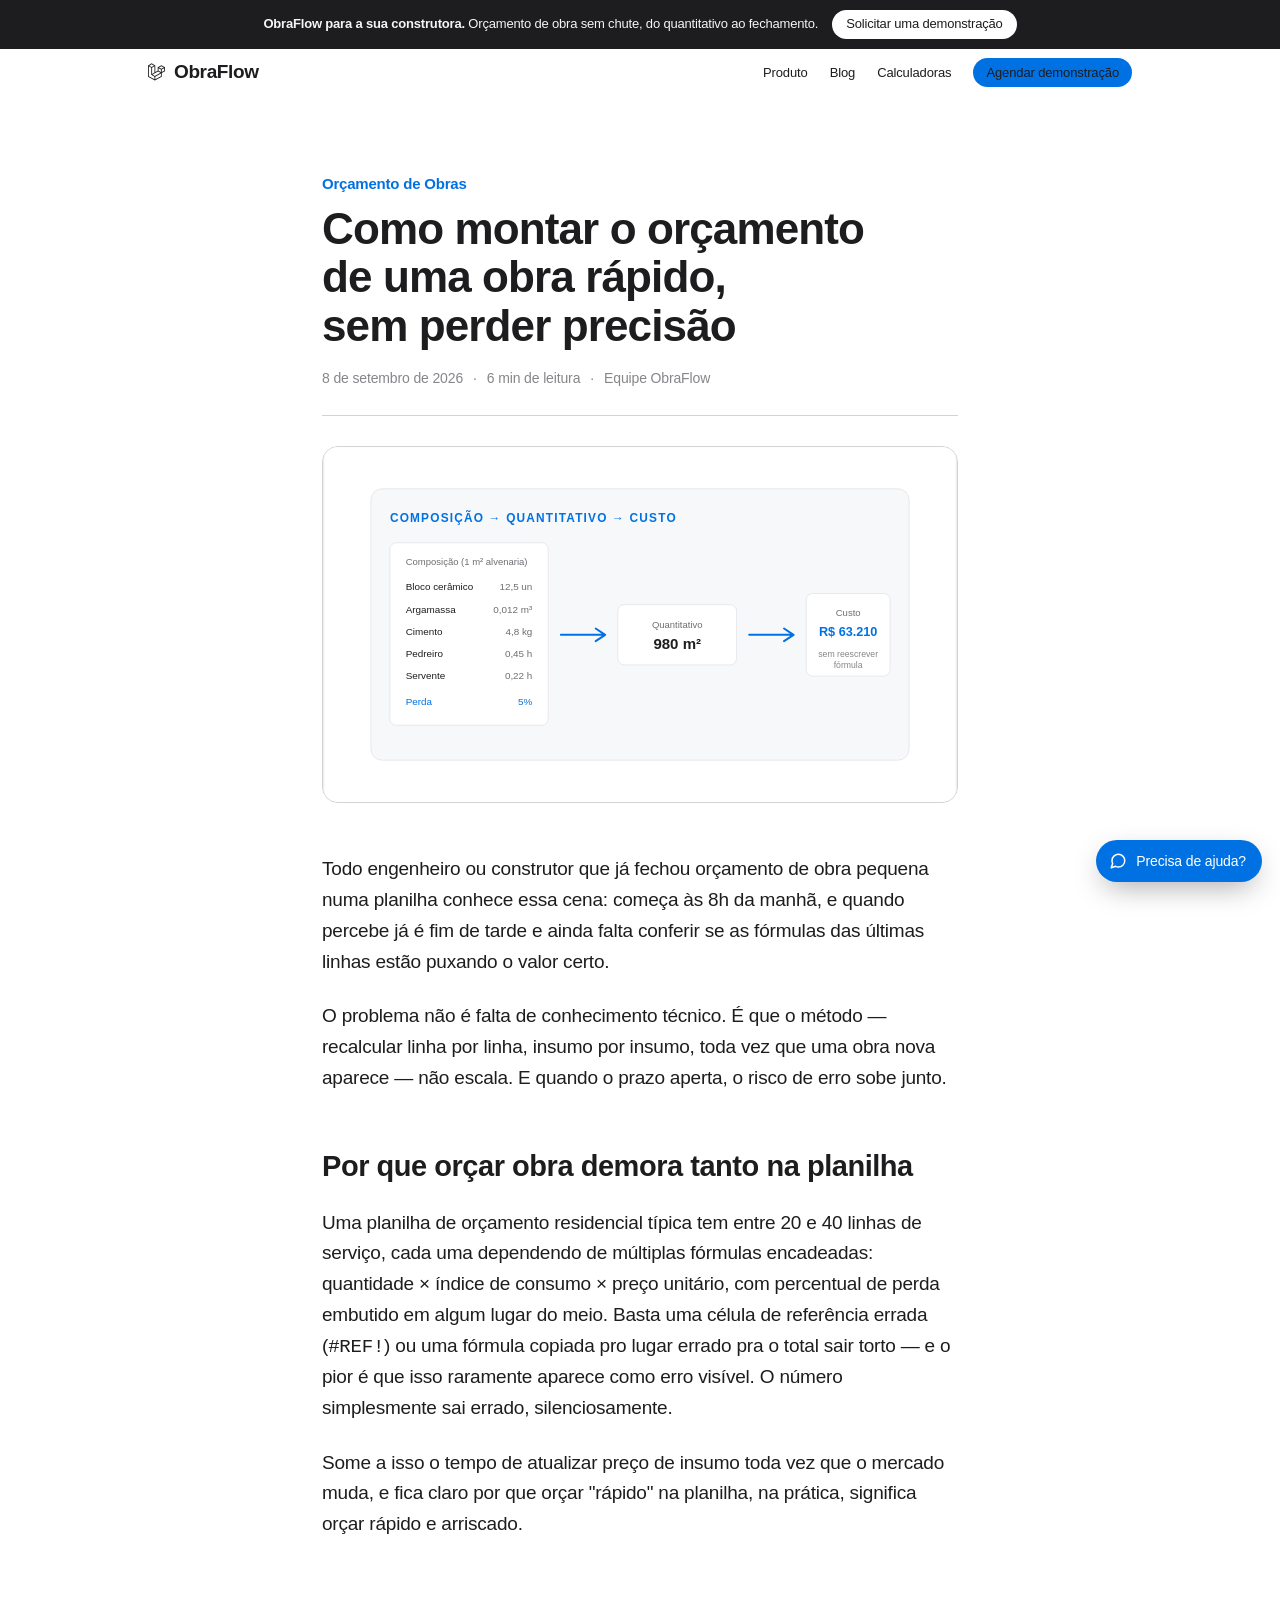
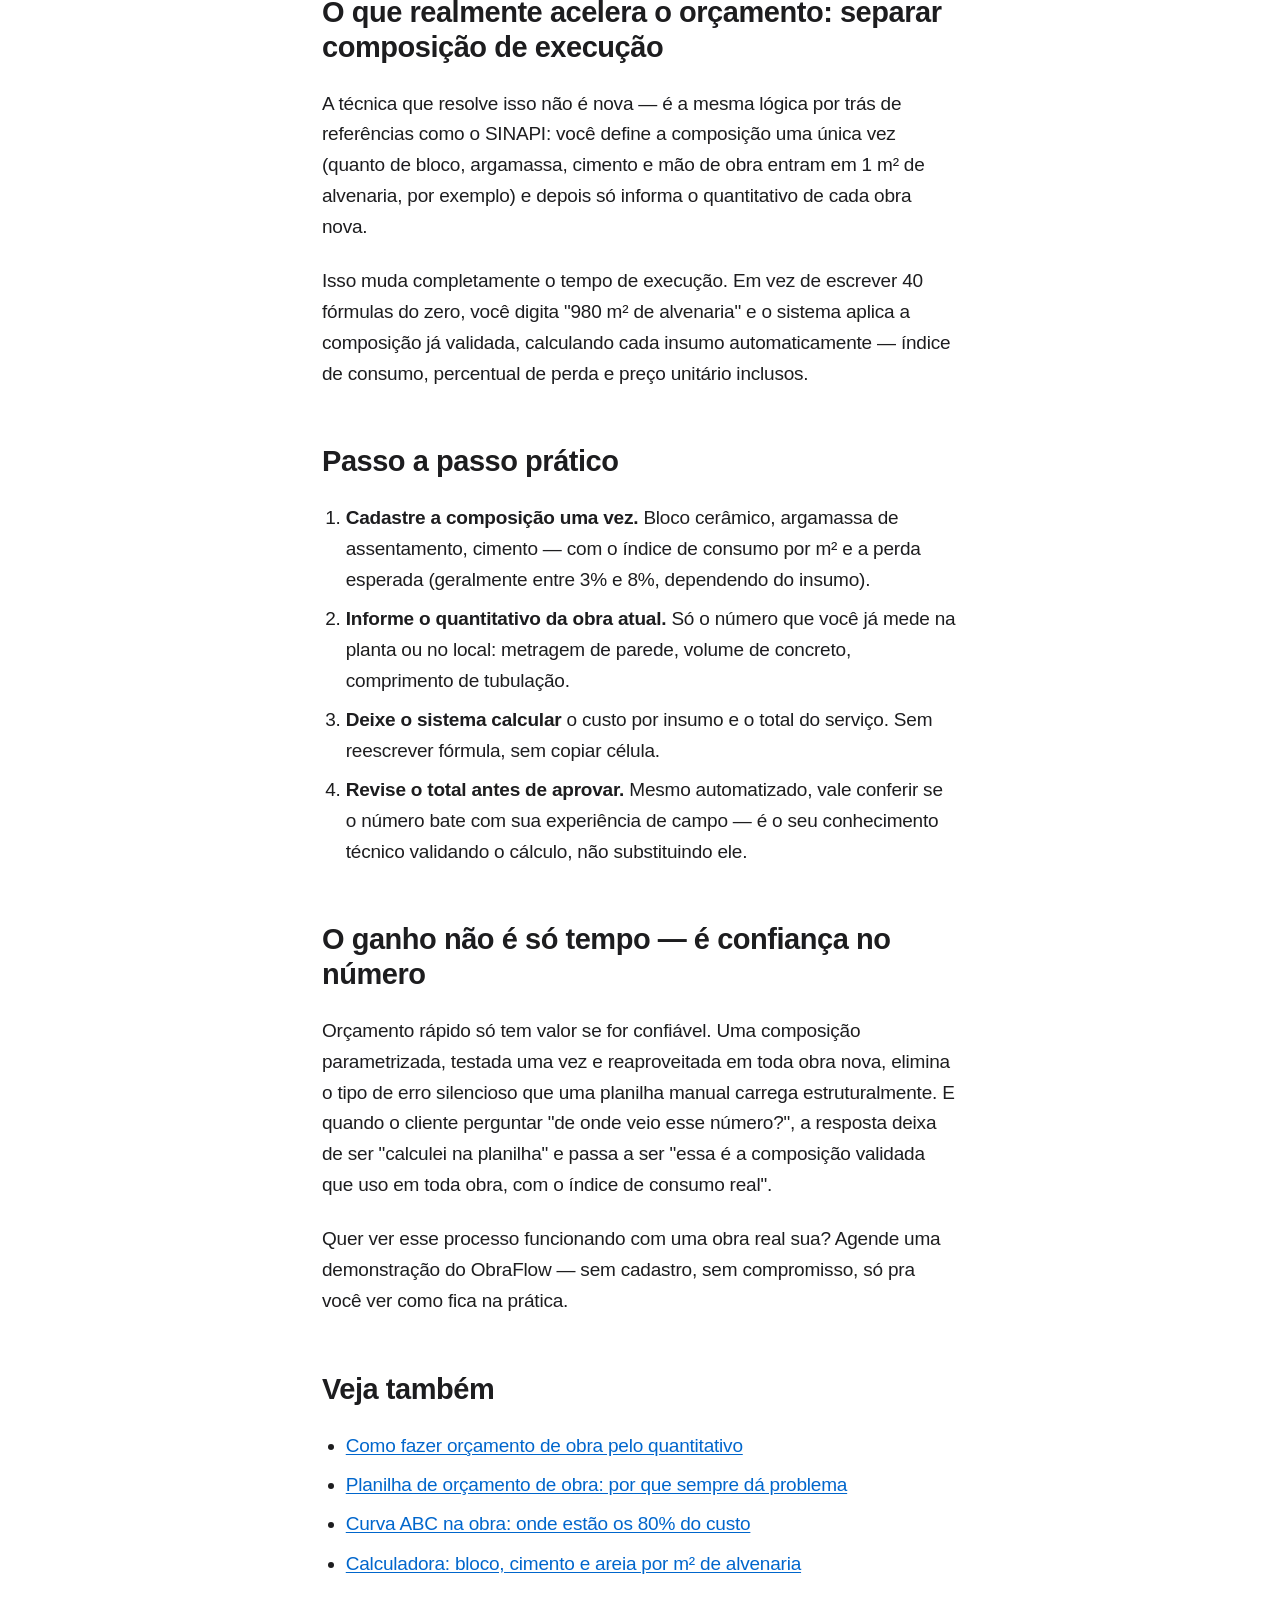
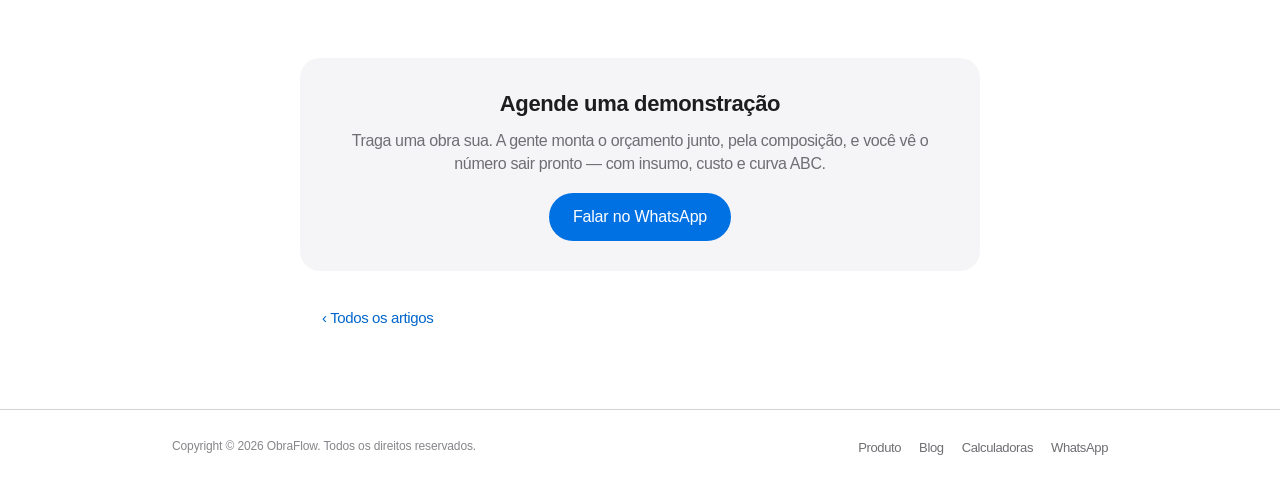
<file: blog/orcamento-de-obra-rapido/index.html>
<!doctype html>
<html lang="pt-BR">
<head>
<meta charset="utf-8" />
<meta name="viewport" content="width=device-width, initial-scale=1, viewport-fit=cover" />
<title>Como montar o orçamento de uma obra rápido, sem perder precisão | ObraFlow</title>
<meta name="description" content="Aprenda a estruturar o orçamento de uma obra residencial pequena em horas, não em dias, usando composição paramétrica em vez de planilha manual." />
<link rel="canonical" href="https://vellorapp.com.br/blog/orcamento-de-obra-rapido/" />
<meta name="robots" content="index, follow, max-image-preview:large" />
<meta name="theme-color" content="#ffffff" media="(prefers-color-scheme: light)" />
<meta name="theme-color" content="#000000" media="(prefers-color-scheme: dark)" />
<meta property="og:type" content="article" />
<meta property="og:site_name" content="ObraFlow" />
<meta property="og:locale" content="pt_BR" />
<meta property="og:url" content="https://vellorapp.com.br/blog/orcamento-de-obra-rapido/" />
<meta property="og:title" content="Como montar o orçamento de uma obra rápido, sem perder precisão" />
<meta property="og:description" content="Estruture o orçamento de uma residência pequena em horas usando composição paramétrica em vez de recalcular a planilha linha por linha." />
<meta property="og:image" content="https://vellorapp.com.br/og.jpg" />
<meta property="article:published_time" content="2026-09-08" />
<meta name="twitter:card" content="summary_large_image" />
<meta name="twitter:title" content="Como montar o orçamento de uma obra rápido, sem perder precisão" />
<meta name="twitter:description" content="Orçamento de obra pequena em horas, não em dias, com composição paramétrica." />
<meta name="twitter:image" content="https://vellorapp.com.br/og.jpg" />
<link rel="icon" type="image/svg+xml" href="[data-uri]" />
<link rel="stylesheet" href="/blog/blog.css" />
<script type="application/ld+json">{"@context":"https://schema.org","@type":"BlogPosting","headline":"Como montar o orçamento de uma obra rápido, sem perder precisão","description":"Estruture o orçamento de uma obra residencial pequena em horas, não em dias, usando composição paramétrica em vez de planilha manual.","datePublished":"2026-09-08","dateModified":"2026-09-08","inLanguage":"pt-BR","author":{"@type":"Organization","name":"ObraFlow","url":"https://vellorapp.com.br/"},"publisher":{"@type":"Organization","name":"ObraFlow","url":"https://vellorapp.com.br/"},"mainEntityOfPage":{"@type":"WebPage","@id":"https://vellorapp.com.br/blog/orcamento-de-obra-rapido/"},"image":"https://vellorapp.com.br/og.jpg"}</script>
</head>
<body>

<div class="promo">
  <p class="promo__in"><span class="promo__txt"><strong>ObraFlow para a sua construtora.</strong> Orçamento de obra sem chute, do quantitativo ao fechamento.</span> <a class="js-wa" href="#">Solicitar uma demonstração</a></p>
</div>

<nav class="subnav" id="subnav" aria-label="ObraFlow">
  <div class="subnav__in">
    <a class="brand" href="/">
      <svg viewBox="0 0 40 42" fill="currentColor" aria-hidden="true"><path fill-rule="evenodd" clip-rule="evenodd" d="M17.2 5.633 8.6.855 0 5.633v26.51l16.2 9 16.2-9v-8.442l7.6-4.223V9.856l-8.6-4.777-8.6 4.777V18.3l-5.6 3.111V5.633ZM38 18.301l-5.6 3.11v-6.157l5.6-3.11V18.3Zm-1.06-7.856-5.54 3.078-5.54-3.079 5.54-3.078 5.54 3.079ZM24.8 18.3v-6.157l5.6 3.111v6.158L24.8 18.3Zm-1 1.732 5.54 3.078-13.14 7.302-5.54-3.078 13.14-7.3v-.002Zm-16.2 7.89 7.6 4.222V38.3L2 30.966V7.92l5.6 3.111v16.892ZM8.6 9.3 3.06 6.222 8.6 3.143l5.54 3.08L8.6 9.3Zm21.8 15.51-13.2 7.334V38.3l13.2-7.334v-6.156ZM9.6 11.034l5.6-3.11v14.6l-5.6 3.11v-14.6Z"/></svg>
      ObraFlow
    </a>
    <div class="subnav__links">
      <a href="/">Produto</a>
      <a href="/blog/">Blog</a>
      <a href="/calculadoras/">Calculadoras</a>
      <a class="subnav__cta js-wa" href="#">Agendar demonstração</a>
    </div>
  </div>
</nav>

<article class="article">
  <p class="eyebrow">Orçamento de Obras</p>
  <h1>Como montar o orçamento de uma obra rápido, sem perder precisão</h1>
  <div class="article__meta"><span>8 de setembro de 2026</span><span>·</span><span>6 min de leitura</span><span>·</span><span>Equipe ObraFlow</span></div>
</article>

<div class="artcover"><img src="/blog/covers/rapido.svg" alt="Da composição de 1 m² ao custo total do serviço, sem reescrever fórmula" width="800" height="450" /></div>

<div class="prose">
  <p>Todo engenheiro ou construtor que já fechou orçamento de obra pequena numa planilha conhece essa cena: começa às 8h da manhã, e quando percebe já é fim de tarde e ainda falta conferir se as fórmulas das últimas linhas estão puxando o valor certo.</p>
  <p>O problema não é falta de conhecimento técnico. É que o método — recalcular linha por linha, insumo por insumo, toda vez que uma obra nova aparece — não escala. E quando o prazo aperta, o risco de erro sobe junto.</p>

  <h2>Por que orçar obra demora tanto na planilha</h2>
  <p>Uma planilha de orçamento residencial típica tem entre 20 e 40 linhas de serviço, cada uma dependendo de múltiplas fórmulas encadeadas: quantidade &times; índice de consumo &times; preço unitário, com percentual de perda embutido em algum lugar do meio. Basta uma célula de referência errada (<code>#REF!</code>) ou uma fórmula copiada pro lugar errado pra o total sair torto — e o pior é que isso raramente aparece como erro visível. O número simplesmente sai errado, silenciosamente.</p>
  <p>Some a isso o tempo de atualizar preço de insumo toda vez que o mercado muda, e fica claro por que orçar "rápido" na planilha, na prática, significa orçar rápido e arriscado.</p>

  <h2>O que realmente acelera o orçamento: separar composição de execução</h2>
  <p>A técnica que resolve isso não é nova — é a mesma lógica por trás de referências como o SINAPI: você define a composição uma única vez (quanto de bloco, argamassa, cimento e mão de obra entram em 1 m² de alvenaria, por exemplo) e depois só informa o quantitativo de cada obra nova.</p>
  <p>Isso muda completamente o tempo de execução. Em vez de escrever 40 fórmulas do zero, você digita "980 m² de alvenaria" e o sistema aplica a composição já validada, calculando cada insumo automaticamente — índice de consumo, percentual de perda e preço unitário inclusos.</p>

  <h2>Passo a passo prático</h2>
  <ol>
    <li><strong>Cadastre a composição uma vez.</strong> Bloco cerâmico, argamassa de assentamento, cimento — com o índice de consumo por m² e a perda esperada (geralmente entre 3% e 8%, dependendo do insumo).</li>
    <li><strong>Informe o quantitativo da obra atual.</strong> Só o número que você já mede na planta ou no local: metragem de parede, volume de concreto, comprimento de tubulação.</li>
    <li><strong>Deixe o sistema calcular</strong> o custo por insumo e o total do serviço. Sem reescrever fórmula, sem copiar célula.</li>
    <li><strong>Revise o total antes de aprovar.</strong> Mesmo automatizado, vale conferir se o número bate com sua experiência de campo — é o seu conhecimento técnico validando o cálculo, não substituindo ele.</li>
  </ol>

  <h2>O ganho não é só tempo — é confiança no número</h2>
  <p>Orçamento rápido só tem valor se for confiável. Uma composição parametrizada, testada uma vez e reaproveitada em toda obra nova, elimina o tipo de erro silencioso que uma planilha manual carrega estruturalmente. E quando o cliente perguntar "de onde veio esse número?", a resposta deixa de ser "calculei na planilha" e passa a ser "essa é a composição validada que uso em toda obra, com o índice de consumo real".</p>
  <p>Quer ver esse processo funcionando com uma obra real sua? Agende uma demonstração do ObraFlow — sem cadastro, sem compromisso, só pra você ver como fica na prática.</p>

  <h2>Veja também</h2>
  <ul>
    <li><a href="/blog/como-fazer-orcamento-de-obra/">Como fazer orçamento de obra pelo quantitativo</a></li>
    <li><a href="/blog/planilha-de-orcamento-de-obra/">Planilha de orçamento de obra: por que sempre dá problema</a></li>
    <li><a href="/blog/curva-abc-na-obra/">Curva ABC na obra: onde estão os 80% do custo</a></li>
    <li><a href="/calculadoras/alvenaria-bloco-ceramico/">Calculadora: bloco, cimento e areia por m² de alvenaria</a></li>
  </ul>
</div>

<div class="cta-box">
  <h3>Agende uma demonstração</h3>
  <p>Traga uma obra sua. A gente monta o orçamento junto, pela composição, e você vê o número sair pronto — com insumo, custo e curva ABC.</p>
  <a class="btn js-wa" href="#">Falar no WhatsApp</a>
</div>

<p class="backlink"><a href="/blog/">&lsaquo; Todos os artigos</a></p>

<footer class="foot">
  <div class="foot__in">
    <p>Copyright &copy; 2026 ObraFlow. Todos os direitos reservados.</p>
    <div class="foot__links">
      <a href="/">Produto</a>
      <a href="/blog/">Blog</a>
      <a href="/calculadoras/">Calculadoras</a>
      <a class="js-wa" href="#">WhatsApp</a>
    </div>
  </div>
</footer>

<script src="/assistant.js" defer></script>
<script src="/lead-form.js" defer></script>
<script>
  (function(){
    var WA_NUMERO="5581985576458";
    var WA_MSG="Olá! Vim do artigo sobre orçamento rápido no blog do ObraFlow e quero ver o ObraFlow funcionando.\n\nNome:\nConstrutora:\nCidade:\nQuantas obras por ano (aprox.):\n\nFico no aguardo!";
    var href="https://wa.me/"+WA_NUMERO+"?text="+encodeURIComponent(WA_MSG);
    [].forEach.call(document.querySelectorAll('a.js-wa'),function(a){ a.href=href; a.target="_blank"; a.rel="noopener"; });
    var nav=document.getElementById('subnav');
    var s=function(){ nav.classList.toggle('is-scrolled', window.scrollY>4); }; s();
    window.addEventListener('scroll',s,{passive:true});
  })();
</script>

</body>
</html>
</file>
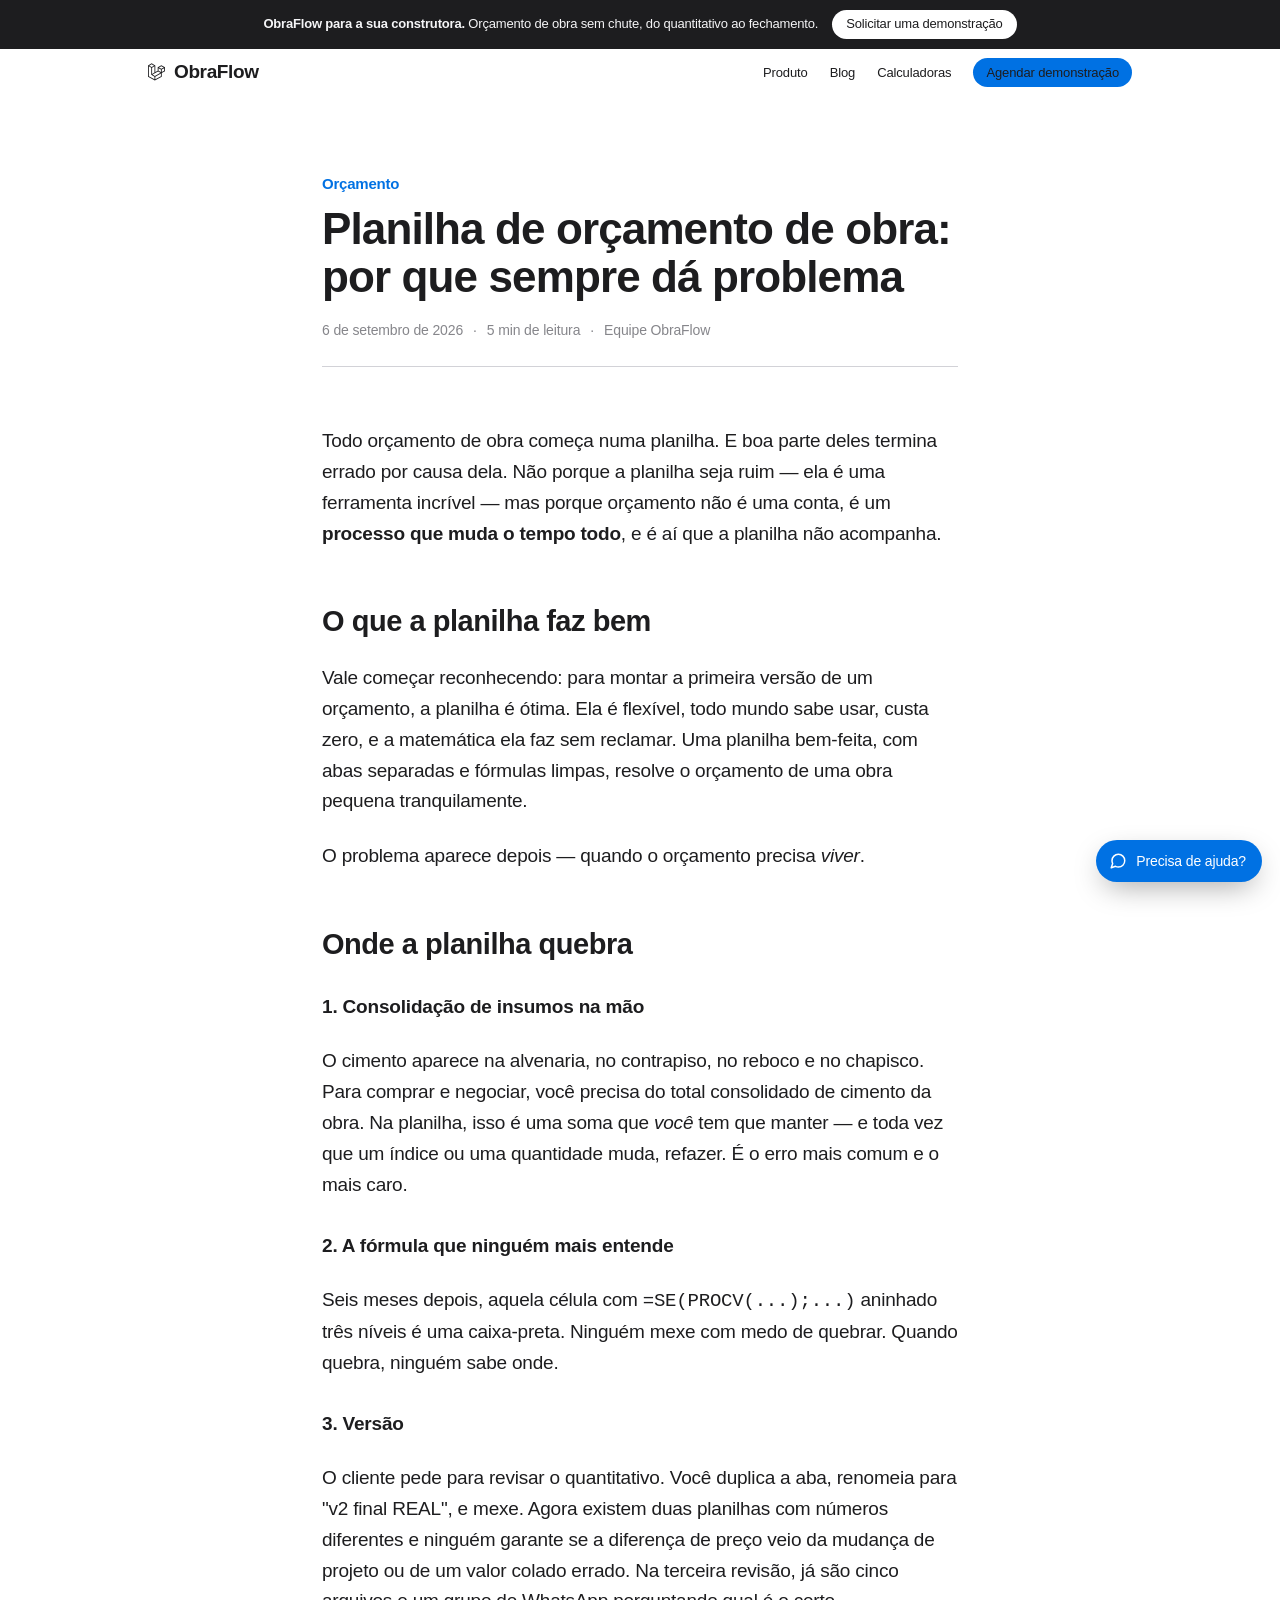
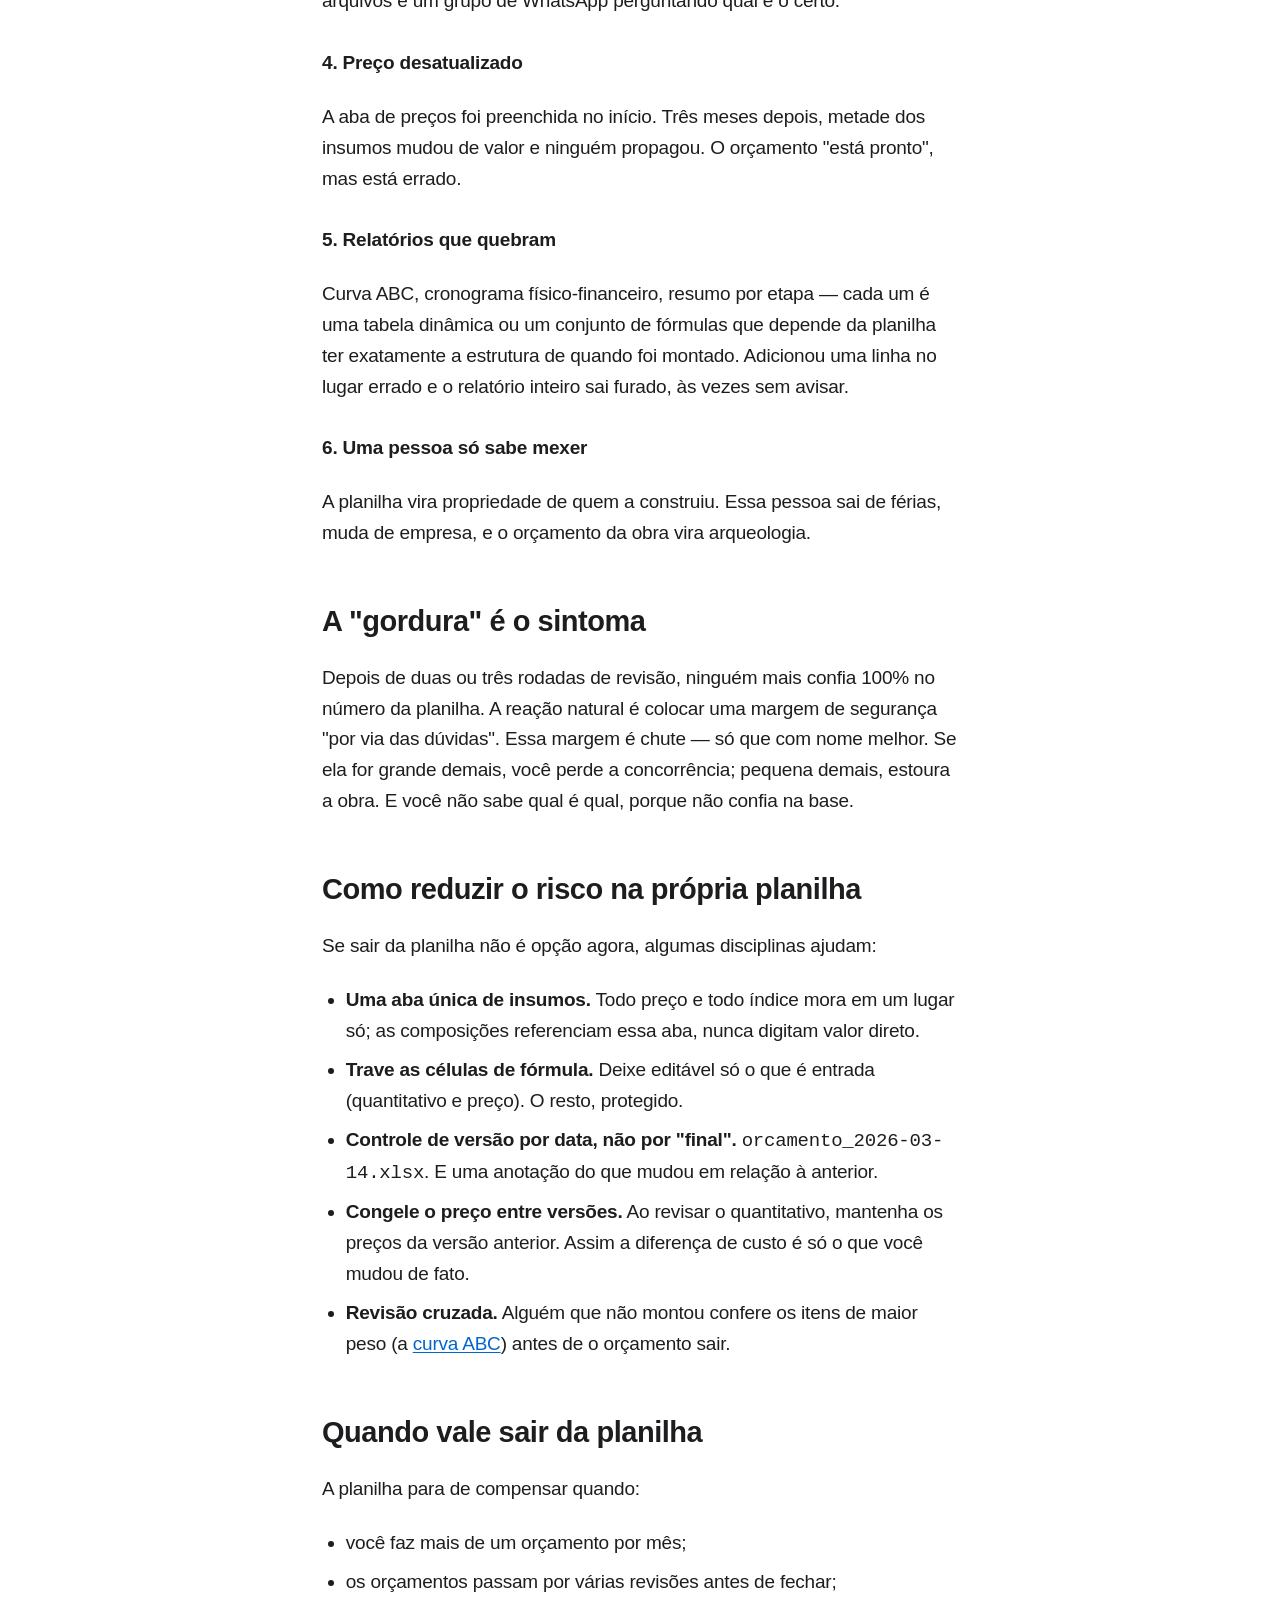
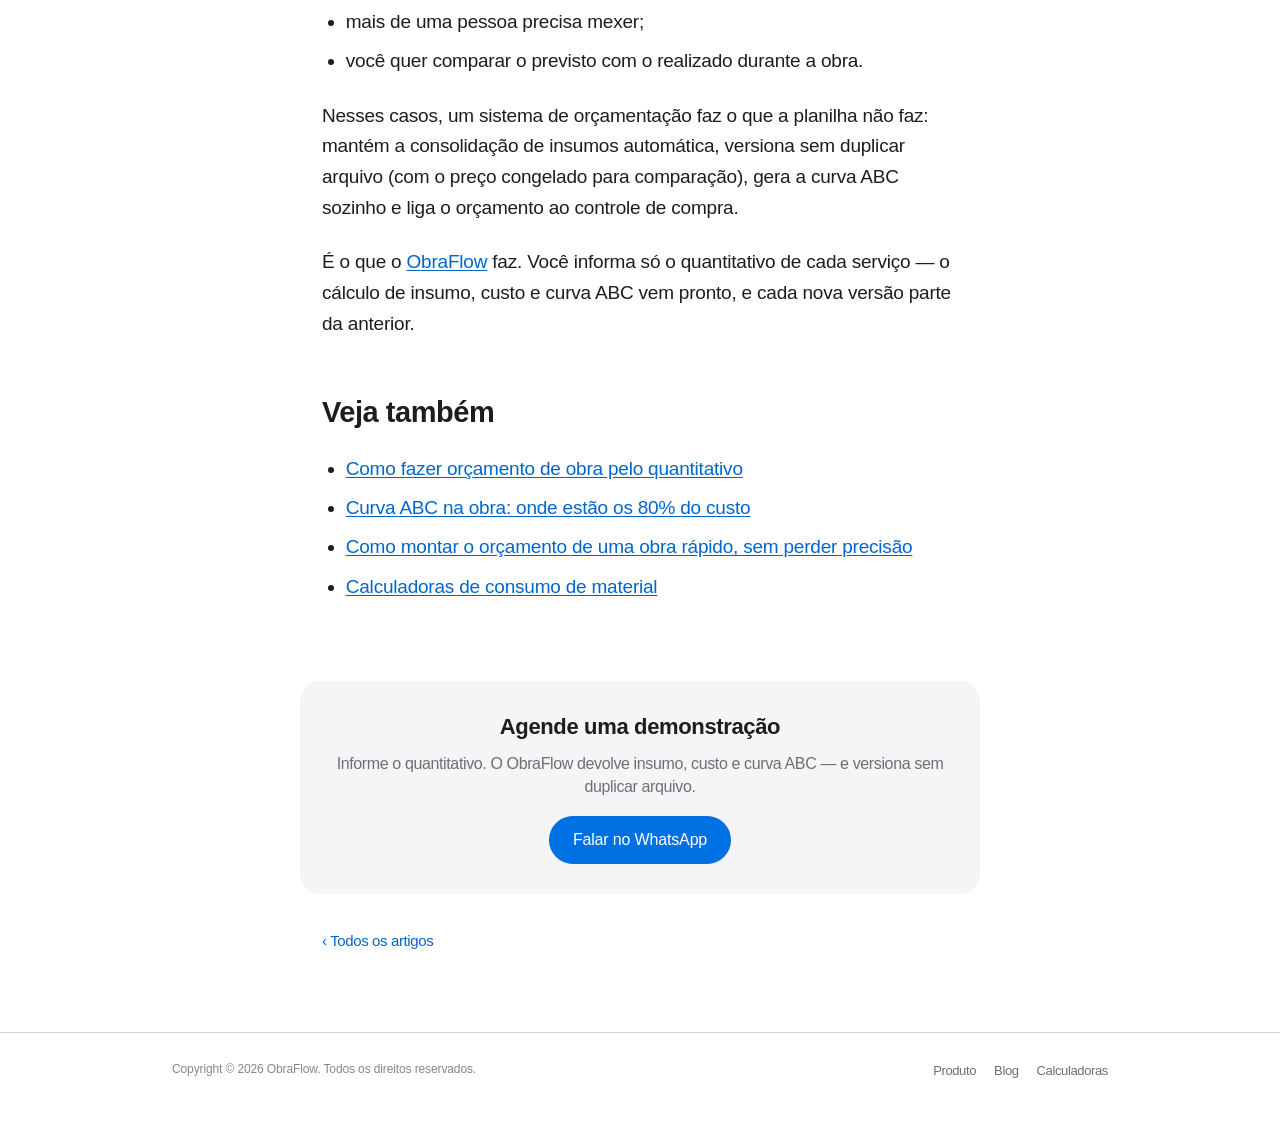
<file: blog/planilha-de-orcamento-de-obra/index.html>
<!doctype html>
<html lang="pt-BR">
<head>
<meta charset="utf-8" />
<meta name="viewport" content="width=device-width, initial-scale=1, viewport-fit=cover" />
<title>Planilha de orçamento de obra: por que sempre dá problema | ObraFlow</title>
<meta name="description" content="A planilha é onde todo orçamento de obra começa — e onde a maioria erra. Os 6 pontos em que a planilha quebra, como reduzir o risco nela mesma e quando vale sair." />
<link rel="canonical" href="https://vellorapp.com.br/blog/planilha-de-orcamento-de-obra/" />
<meta name="robots" content="index, follow, max-image-preview:large" />
<meta name="theme-color" content="#ffffff" media="(prefers-color-scheme: light)" />
<meta name="theme-color" content="#000000" media="(prefers-color-scheme: dark)" />
<meta property="og:type" content="article" />
<meta property="og:site_name" content="ObraFlow" />
<meta property="og:locale" content="pt_BR" />
<meta property="og:url" content="https://vellorapp.com.br/blog/planilha-de-orcamento-de-obra/" />
<meta property="og:title" content="Planilha de orçamento de obra: por que sempre dá problema" />
<meta property="og:description" content="Os 6 pontos em que a planilha de orçamento de obra quebra, e o que fazer a respeito." />
<meta property="og:image" content="https://vellorapp.com.br/og.jpg" />
<meta property="article:published_time" content="2026-09-06" />
<meta name="twitter:card" content="summary_large_image" />
<meta name="twitter:title" content="Planilha de orçamento de obra: por que sempre dá problema" />
<meta name="twitter:description" content="Os 6 pontos em que a planilha de orçamento de obra quebra." />
<meta name="twitter:image" content="https://vellorapp.com.br/og.jpg" />
<link rel="icon" type="image/svg+xml" href="[data-uri]" />
<link rel="stylesheet" href="/blog/blog.css" />
<script type="application/ld+json">{"@context":"https://schema.org","@type":"BlogPosting","headline":"Planilha de orçamento de obra: por que sempre dá problema","description":"Os pontos em que a planilha de orçamento de obra quebra, como reduzir o risco nela mesma e quando vale sair para um sistema.","datePublished":"2026-09-06","dateModified":"2026-09-06","inLanguage":"pt-BR","author":{"@type":"Organization","name":"ObraFlow","url":"https://vellorapp.com.br/"},"publisher":{"@type":"Organization","name":"ObraFlow","url":"https://vellorapp.com.br/"},"mainEntityOfPage":{"@type":"WebPage","@id":"https://vellorapp.com.br/blog/planilha-de-orcamento-de-obra/"},"image":"https://vellorapp.com.br/og.jpg"}</script>
</head>
<body>

<div class="promo">
  <p class="promo__in"><span class="promo__txt"><strong>ObraFlow para a sua construtora.</strong> Orçamento de obra sem chute, do quantitativo ao fechamento.</span> <a class="js-wa" href="#">Solicitar uma demonstração</a></p>
</div>

<nav class="subnav" id="subnav" aria-label="ObraFlow">
  <div class="subnav__in">
    <a class="brand" href="/">
      <svg viewBox="0 0 40 42" fill="currentColor" aria-hidden="true"><path fill-rule="evenodd" clip-rule="evenodd" d="M17.2 5.633 8.6.855 0 5.633v26.51l16.2 9 16.2-9v-8.442l7.6-4.223V9.856l-8.6-4.777-8.6 4.777V18.3l-5.6 3.111V5.633ZM38 18.301l-5.6 3.11v-6.157l5.6-3.11V18.3Zm-1.06-7.856-5.54 3.078-5.54-3.079 5.54-3.078 5.54 3.079ZM24.8 18.3v-6.157l5.6 3.111v6.158L24.8 18.3Zm-1 1.732 5.54 3.078-13.14 7.302-5.54-3.078 13.14-7.3v-.002Zm-16.2 7.89 7.6 4.222V38.3L2 30.966V7.92l5.6 3.111v16.892ZM8.6 9.3 3.06 6.222 8.6 3.143l5.54 3.08L8.6 9.3Zm21.8 15.51-13.2 7.334V38.3l13.2-7.334v-6.156ZM9.6 11.034l5.6-3.11v14.6l-5.6 3.11v-14.6Z"/></svg>
      ObraFlow
    </a>
    <div class="subnav__links">
      <a href="/">Produto</a>
      <a href="/blog/">Blog</a>
      <a href="/calculadoras/">Calculadoras</a>
      <a class="subnav__cta js-wa" href="#">Agendar demonstração</a>
    </div>
  </div>
</nav>

<article class="article">
  <p class="eyebrow">Orçamento</p>
  <h1>Planilha de orçamento de obra: por que sempre dá problema</h1>
  <div class="article__meta"><span>6 de setembro de 2026</span><span>·</span><span>5 min de leitura</span><span>·</span><span>Equipe ObraFlow</span></div>
</article>

<div class="prose">
  <p>Todo orçamento de obra começa numa planilha. E boa parte deles termina errado por causa dela. Não porque a planilha seja ruim — ela é uma ferramenta incrível — mas porque orçamento não é uma conta, é um <strong>processo que muda o tempo todo</strong>, e é aí que a planilha não acompanha.</p>

  <h2>O que a planilha faz bem</h2>

  <p>Vale começar reconhecendo: para montar a primeira versão de um orçamento, a planilha é ótima. Ela é flexível, todo mundo sabe usar, custa zero, e a matemática ela faz sem reclamar. Uma planilha bem-feita, com abas separadas e fórmulas limpas, resolve o orçamento de uma obra pequena tranquilamente.</p>

  <p>O problema aparece depois — quando o orçamento precisa <em>viver</em>.</p>

  <h2>Onde a planilha quebra</h2>

  <h3>1. Consolidação de insumos na mão</h3>
  <p>O cimento aparece na alvenaria, no contrapiso, no reboco e no chapisco. Para comprar e negociar, você precisa do total consolidado de cimento da obra. Na planilha, isso é uma soma que <em>você</em> tem que manter — e toda vez que um índice ou uma quantidade muda, refazer. É o erro mais comum e o mais caro.</p>

  <h3>2. A fórmula que ninguém mais entende</h3>
  <p>Seis meses depois, aquela célula com <code>=SE(PROCV(...);...)</code> aninhado três níveis é uma caixa-preta. Ninguém mexe com medo de quebrar. Quando quebra, ninguém sabe onde.</p>

  <h3>3. Versão</h3>
  <p>O cliente pede para revisar o quantitativo. Você duplica a aba, renomeia para "v2 final REAL", e mexe. Agora existem duas planilhas com números diferentes e ninguém garante se a diferença de preço veio da mudança de projeto ou de um valor colado errado. Na terceira revisão, já são cinco arquivos e um grupo de WhatsApp perguntando qual é o certo.</p>

  <h3>4. Preço desatualizado</h3>
  <p>A aba de preços foi preenchida no início. Três meses depois, metade dos insumos mudou de valor e ninguém propagou. O orçamento "está pronto", mas está errado.</p>

  <h3>5. Relatórios que quebram</h3>
  <p>Curva ABC, cronograma físico-financeiro, resumo por etapa — cada um é uma tabela dinâmica ou um conjunto de fórmulas que depende da planilha ter exatamente a estrutura de quando foi montado. Adicionou uma linha no lugar errado e o relatório inteiro sai furado, às vezes sem avisar.</p>

  <h3>6. Uma pessoa só sabe mexer</h3>
  <p>A planilha vira propriedade de quem a construiu. Essa pessoa sai de férias, muda de empresa, e o orçamento da obra vira arqueologia.</p>

  <h2>A "gordura" é o sintoma</h2>

  <p>Depois de duas ou três rodadas de revisão, ninguém mais confia 100% no número da planilha. A reação natural é colocar uma margem de segurança "por via das dúvidas". Essa margem é chute — só que com nome melhor. Se ela for grande demais, você perde a concorrência; pequena demais, estoura a obra. E você não sabe qual é qual, porque não confia na base.</p>

  <h2>Como reduzir o risco na própria planilha</h2>

  <p>Se sair da planilha não é opção agora, algumas disciplinas ajudam:</p>

  <ul>
    <li><strong>Uma aba única de insumos.</strong> Todo preço e todo índice mora em um lugar só; as composições referenciam essa aba, nunca digitam valor direto.</li>
    <li><strong>Trave as células de fórmula.</strong> Deixe editável só o que é entrada (quantitativo e preço). O resto, protegido.</li>
    <li><strong>Controle de versão por data, não por "final".</strong> <code>orcamento_2026-03-14.xlsx</code>. E uma anotação do que mudou em relação à anterior.</li>
    <li><strong>Congele o preço entre versões.</strong> Ao revisar o quantitativo, mantenha os preços da versão anterior. Assim a diferença de custo é só o que você mudou de fato.</li>
    <li><strong>Revisão cruzada.</strong> Alguém que não montou confere os itens de maior peso (a <a href="/blog/curva-abc-na-obra/">curva ABC</a>) antes de o orçamento sair.</li>
  </ul>

  <h2>Quando vale sair da planilha</h2>

  <p>A planilha para de compensar quando:</p>

  <ul>
    <li>você faz mais de um orçamento por mês;</li>
    <li>os orçamentos passam por várias revisões antes de fechar;</li>
    <li>mais de uma pessoa precisa mexer;</li>
    <li>você quer comparar o previsto com o realizado durante a obra.</li>
  </ul>

  <p>Nesses casos, um sistema de orçamentação faz o que a planilha não faz: mantém a consolidação de insumos automática, versiona sem duplicar arquivo (com o preço congelado para comparação), gera a curva ABC sozinho e liga o orçamento ao controle de compra.</p>

  <p>É o que o <a href="/">ObraFlow</a> faz. Você informa só o quantitativo de cada serviço — o cálculo de insumo, custo e curva ABC vem pronto, e cada nova versão parte da anterior.</p>

  <h2>Veja também</h2>
  <ul>
    <li><a href="/blog/como-fazer-orcamento-de-obra/">Como fazer orçamento de obra pelo quantitativo</a></li>
    <li><a href="/blog/curva-abc-na-obra/">Curva ABC na obra: onde estão os 80% do custo</a></li>
    <li><a href="/blog/orcamento-de-obra-rapido/">Como montar o orçamento de uma obra rápido, sem perder precisão</a></li>
    <li><a href="/calculadoras/">Calculadoras de consumo de material</a></li>
  </ul>
</div>

<div class="cta-box">
  <h3>Agende uma demonstração</h3>
  <p>Informe o quantitativo. O ObraFlow devolve insumo, custo e curva ABC — e versiona sem duplicar arquivo.</p>
  <a class="btn js-wa" href="#">Falar no WhatsApp</a>
</div>

<p class="backlink"><a href="/blog/">&lsaquo; Todos os artigos</a></p>

<footer class="foot">
  <div class="foot__in">
    <p>Copyright &copy; 2026 ObraFlow. Todos os direitos reservados.</p>
    <div class="foot__links">
      <a href="/">Produto</a>
      <a href="/blog/">Blog</a>
      <a href="/calculadoras/">Calculadoras</a>
    </div>
  </div>
</footer>

<script>
  (function(){
    var WA_NUMERO="5581985576458";
    var WA_MSG="Olá! Vim pelo blog do ObraFlow e quero solicitar uma demonstração.\n\nNome:\nConstrutora:\nCidade:\nQuantas obras por ano (aprox.):\n\nFico no aguardo!";
    var href="https://wa.me/"+WA_NUMERO+"?text="+encodeURIComponent(WA_MSG);
    [].forEach.call(document.querySelectorAll('a.js-wa'),function(a){ a.href=href; a.target="_blank"; a.rel="noopener"; });
    var nav=document.getElementById('subnav');
    var sc=function(){ nav.classList.toggle('is-scrolled', window.scrollY>4); }; sc();
    window.addEventListener('scroll',sc,{passive:true});
  })();
</script>

<script src="/assistant.js" defer></script>
<script src="/lead-form.js" defer></script>
</body>
</html>
</file>
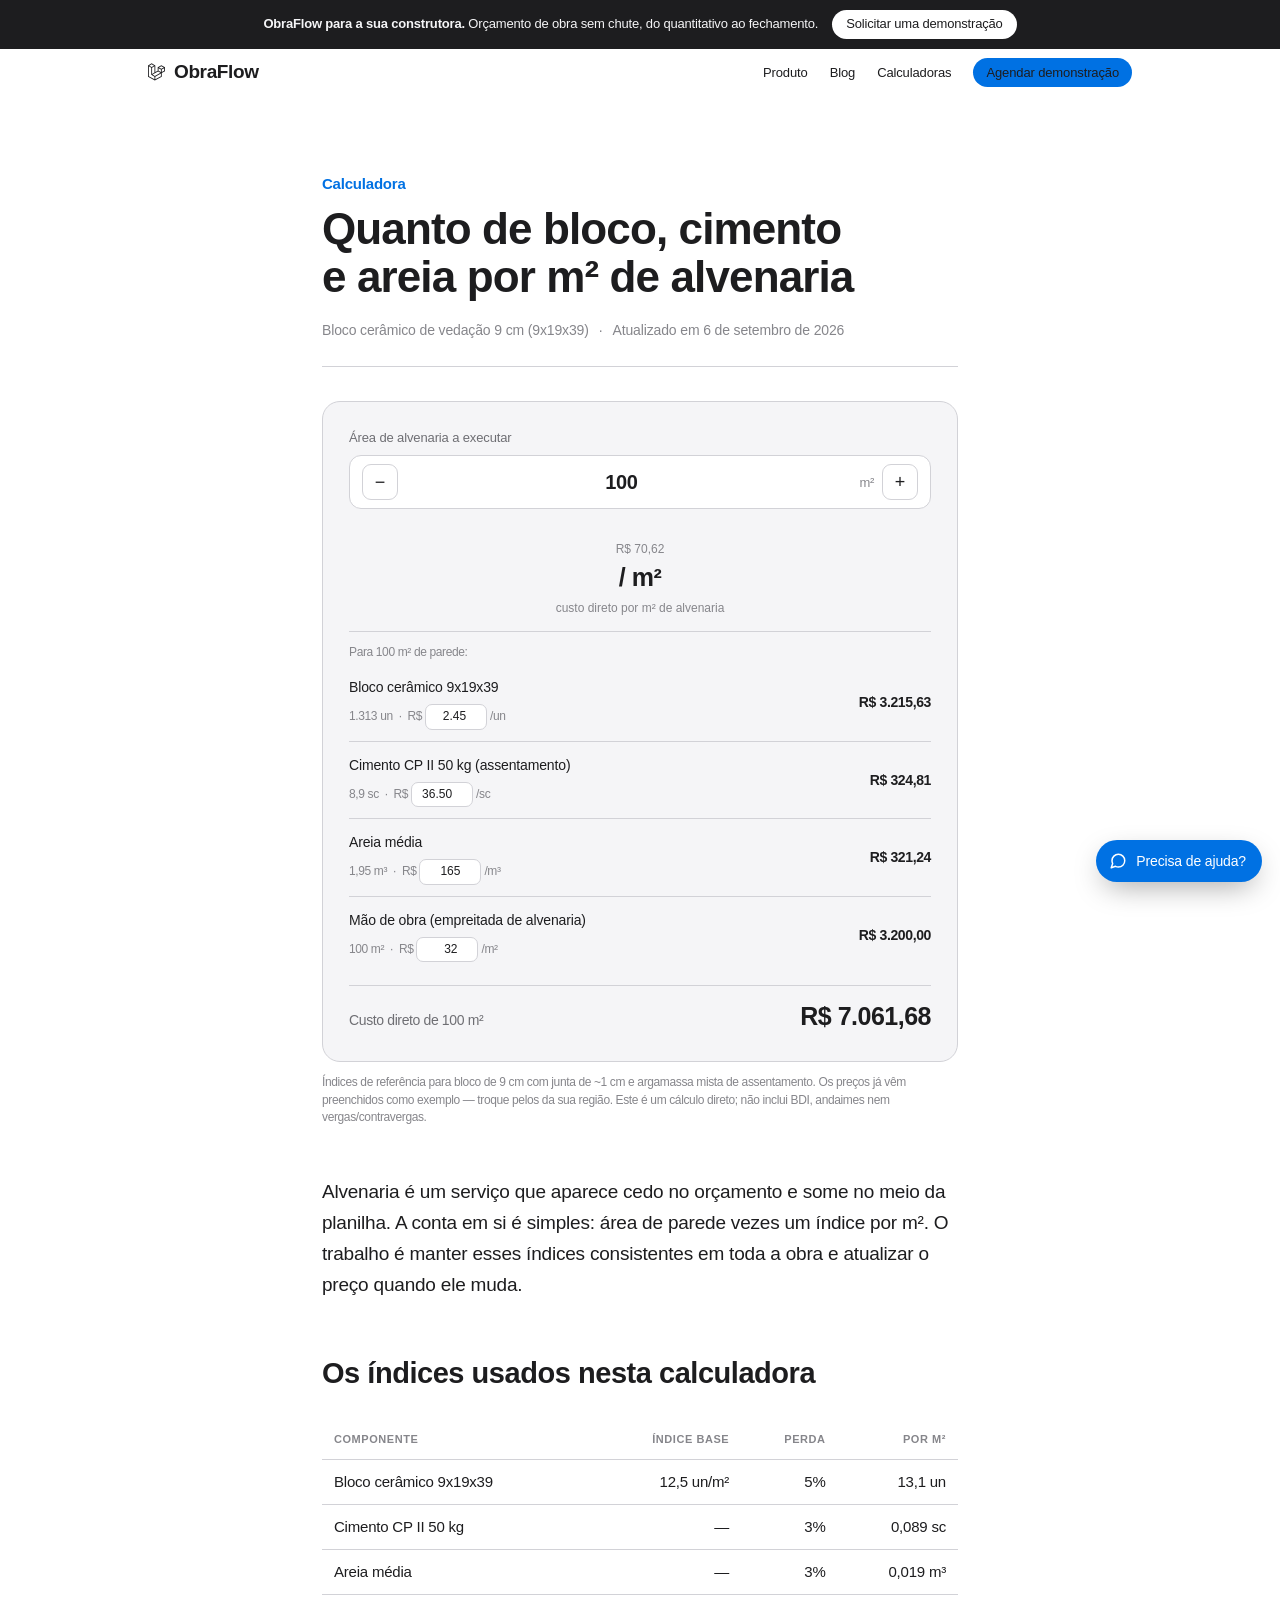
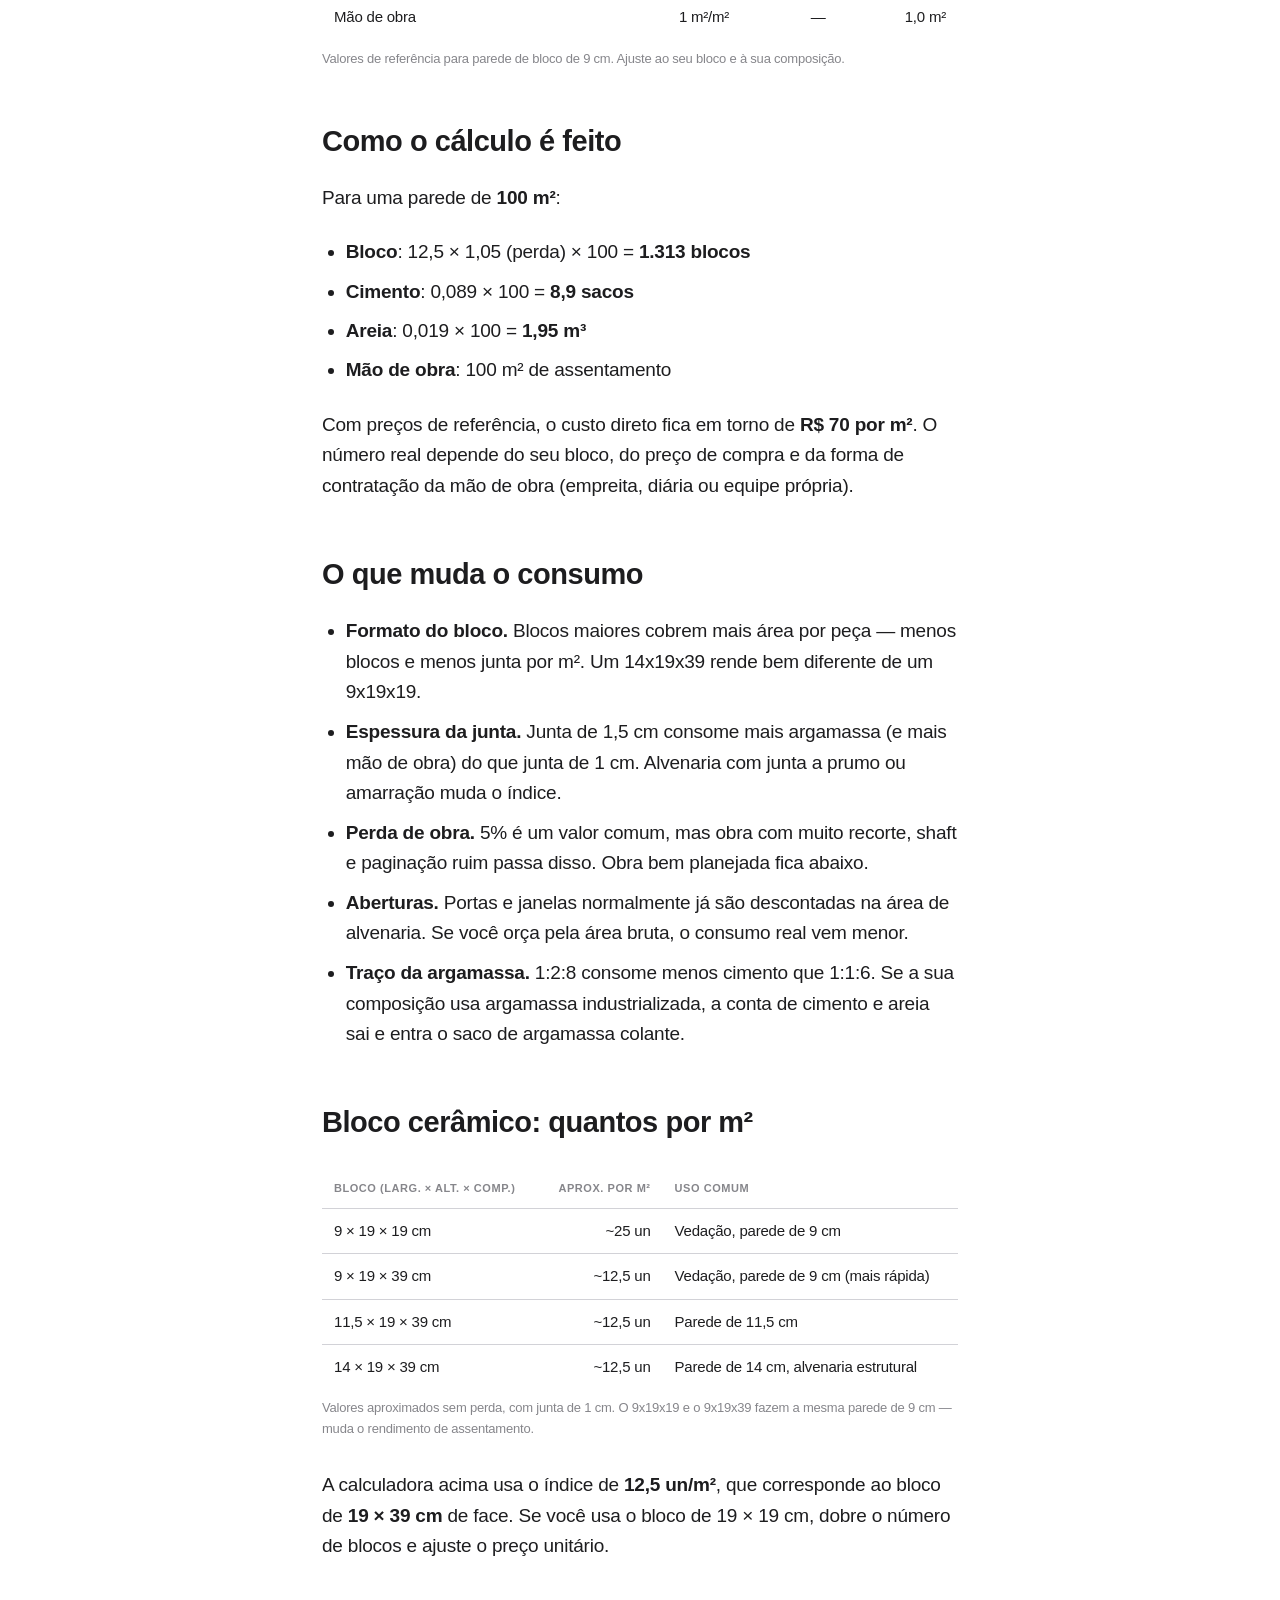
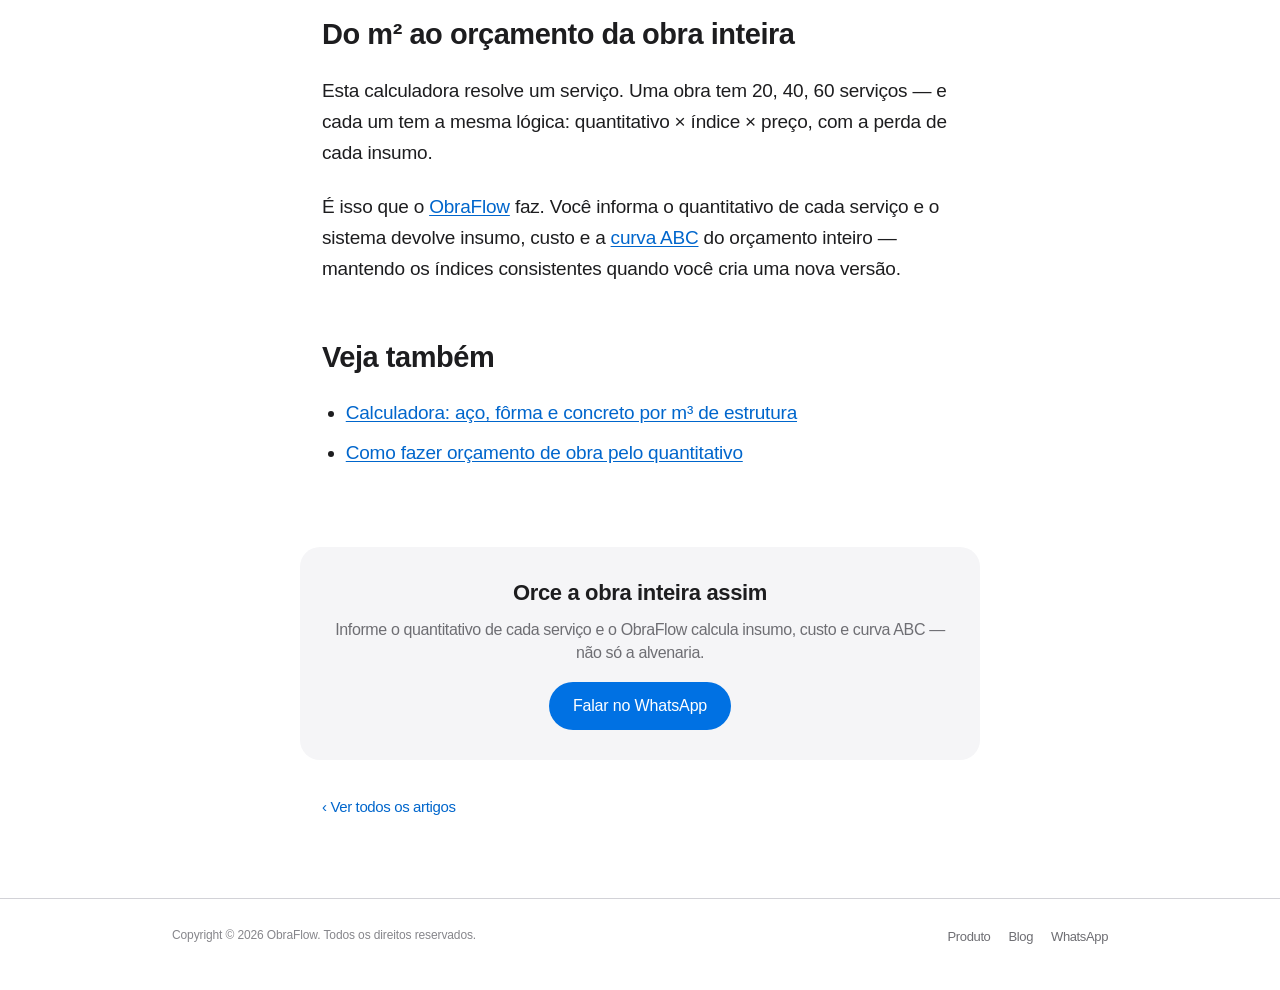
<file: calculadoras/alvenaria-bloco-ceramico/index.html>
<!doctype html>
<html lang="pt-BR">
<head>
<meta charset="utf-8" />
<meta name="viewport" content="width=device-width, initial-scale=1, viewport-fit=cover" />
<title>Quanto de bloco, cimento e areia por m² de alvenaria — calculadora | ObraFlow</title>
<meta name="description" content="Calculadora de consumo de alvenaria de bloco cerâmico: informe a área e veja quantos blocos, sacos de cimento e m³ de areia por m², com o custo. Índices de referência e cálculo explicado." />
<link rel="canonical" href="https://vellorapp.com.br/calculadoras/alvenaria-bloco-ceramico/" />
<meta name="robots" content="index, follow, max-image-preview:large" />
<meta name="theme-color" content="#ffffff" media="(prefers-color-scheme: light)" />
<meta name="theme-color" content="#000000" media="(prefers-color-scheme: dark)" />
<meta property="og:type" content="article" />
<meta property="og:site_name" content="ObraFlow" />
<meta property="og:locale" content="pt_BR" />
<meta property="og:url" content="https://vellorapp.com.br/calculadoras/alvenaria-bloco-ceramico/" />
<meta property="og:title" content="Quanto de bloco, cimento e areia por m² de alvenaria" />
<meta property="og:description" content="Calculadora de consumo de alvenaria de bloco cerâmico: área em m² → blocos, cimento, areia e custo." />
<meta property="og:image" content="https://vellorapp.com.br/og.jpg" />
<meta name="twitter:card" content="summary_large_image" />
<meta name="twitter:title" content="Quanto de bloco, cimento e areia por m² de alvenaria" />
<meta name="twitter:description" content="Calculadora de consumo de alvenaria de bloco cerâmico." />
<meta name="twitter:image" content="https://vellorapp.com.br/og.jpg" />
<link rel="icon" type="image/svg+xml" href="[data-uri]" />
<link rel="stylesheet" href="/blog/blog.css" />
<script type="application/ld+json">{"@context":"https://schema.org","@type":"FAQPage","mainEntity":[{"@type":"Question","name":"Quantos blocos cerâmicos por m² de alvenaria?","acceptedAnswer":{"@type":"Answer","text":"Para o bloco cerâmico de vedação 9x19x39 usa-se um índice de referência de 12,5 blocos por m², mais 5% de perda — cerca de 13 blocos por m². O valor exato depende do formato do bloco e da espessura da junta."}},{"@type":"Question","name":"Quanto de cimento e areia para assentar alvenaria?","acceptedAnswer":{"@type":"Answer","text":"Para argamassa de assentamento de bloco de 9 cm, a referência é cerca de 0,089 saco de cimento CP II (50 kg) e 0,019 m³ de areia média por m² de parede."}},{"@type":"Question","name":"Qual o custo por m² de alvenaria de bloco cerâmico?","acceptedAnswer":{"@type":"Answer","text":"Com preços de referência, o custo direto fica em torno de R$ 70 por m², somando bloco, argamassa e mão de obra. Use a calculadora com os seus preços para o número real."}}]}</script>
</head>
<body>

<div class="promo">
  <p class="promo__in"><span class="promo__txt"><strong>ObraFlow para a sua construtora.</strong> Orçamento de obra sem chute, do quantitativo ao fechamento.</span> <a class="js-wa" href="#">Solicitar uma demonstração</a></p>
</div>

<nav class="subnav" id="subnav" aria-label="ObraFlow">
  <div class="subnav__in">
    <a class="brand" href="/">
      <svg viewBox="0 0 40 42" fill="currentColor" aria-hidden="true"><path fill-rule="evenodd" clip-rule="evenodd" d="M17.2 5.633 8.6.855 0 5.633v26.51l16.2 9 16.2-9v-8.442l7.6-4.223V9.856l-8.6-4.777-8.6 4.777V18.3l-5.6 3.111V5.633ZM38 18.301l-5.6 3.11v-6.157l5.6-3.11V18.3Zm-1.06-7.856-5.54 3.078-5.54-3.079 5.54-3.078 5.54 3.079ZM24.8 18.3v-6.157l5.6 3.111v6.158L24.8 18.3Zm-1 1.732 5.54 3.078-13.14 7.302-5.54-3.078 13.14-7.3v-.002Zm-16.2 7.89 7.6 4.222V38.3L2 30.966V7.92l5.6 3.111v16.892ZM8.6 9.3 3.06 6.222 8.6 3.143l5.54 3.08L8.6 9.3Zm21.8 15.51-13.2 7.334V38.3l13.2-7.334v-6.156ZM9.6 11.034l5.6-3.11v14.6l-5.6 3.11v-14.6Z"/></svg>
      ObraFlow
    </a>
    <div class="subnav__links">
      <a href="/">Produto</a>
      <a href="/blog/">Blog</a>
      <a href="/calculadoras/">Calculadoras</a>
      <a class="subnav__cta js-wa" href="#">Agendar demonstração</a>
    </div>
  </div>
</nav>

<article class="article">
  <p class="eyebrow">Calculadora</p>
  <h1>Quanto de bloco, cimento e areia por m² de alvenaria</h1>
  <div class="article__meta"><span>Bloco cerâmico de vedação 9&nbsp;cm (9x19x39)</span><span>·</span><span>Atualizado em 6 de setembro de 2026</span></div>
</article>

<div class="calc">
  <div class="calc__box">
    <div class="calc__field">
      <label for="c-area">Área de alvenaria a executar</label>
      <div class="calc__input">
        <button type="button" class="stepper" data-step="-10" aria-label="Diminuir 10 m²">&minus;</button>
        <input id="c-area" type="number" inputmode="decimal" min="0" step="10" value="100" />
        <span class="u">m²</span>
        <button type="button" class="stepper" data-step="10" aria-label="Aumentar 10 m²">+</button>
      </div>
    </div>

    <div class="calc__unit"><span id="o-unit">&mdash;</span> / m²<span>custo direto por m² de alvenaria</span></div>

    <p class="calc__lead">Para <span id="o-area">100</span> m² de parede:</p>
    <div class="calc__rows">
      <div class="calc__r">
        <div class="nm"><span class="t">Bloco cerâmico 9x19x39</span>
          <span class="q"><span id="q-bloco">&mdash;</span> un &nbsp;·&nbsp; <label>R$ <input type="number" id="p-bloco" min="0" step="0.05" value="2.45" inputmode="decimal" /> /un</label></span></div>
        <div class="sub" id="s-bloco">&mdash;</div>
      </div>
      <div class="calc__r">
        <div class="nm"><span class="t">Cimento CP II 50&nbsp;kg (assentamento)</span>
          <span class="q"><span id="q-cim">&mdash;</span> sc &nbsp;·&nbsp; <label>R$ <input type="number" id="p-cim" min="0" step="0.5" value="36.50" inputmode="decimal" /> /sc</label></span></div>
        <div class="sub" id="s-cim">&mdash;</div>
      </div>
      <div class="calc__r">
        <div class="nm"><span class="t">Areia média</span>
          <span class="q"><span id="q-areia">&mdash;</span> m³ &nbsp;·&nbsp; <label>R$ <input type="number" id="p-areia" min="0" step="1" value="165" inputmode="decimal" /> /m³</label></span></div>
        <div class="sub" id="s-areia">&mdash;</div>
      </div>
      <div class="calc__r">
        <div class="nm"><span class="t">Mão de obra (empreitada de alvenaria)</span>
          <span class="q"><span id="q-mo">&mdash;</span> m² &nbsp;·&nbsp; <label>R$ <input type="number" id="p-mo" min="0" step="1" value="32" inputmode="decimal" /> /m²</label></span></div>
        <div class="sub" id="s-mo">&mdash;</div>
      </div>
    </div>
    <div class="calc__total"><span>Custo direto de <span id="o-area2">100</span> m²</span><b id="o-total">&mdash;</b></div>
  </div>
</div>
<p class="calc__disc">Índices de referência para bloco de 9&nbsp;cm com junta de ~1&nbsp;cm e argamassa mista de assentamento. Os preços já vêm preenchidos como exemplo &mdash; troque pelos da sua região. Este é um cálculo direto; não inclui BDI, andaimes nem vergas/contravergas.</p>

<div class="prose">
  <p>Alvenaria é um serviço que aparece cedo no orçamento e some no meio da planilha. A conta em si é simples: área de parede vezes um índice por m². O trabalho é manter esses índices consistentes em toda a obra e atualizar o preço quando ele muda.</p>

  <h2>Os índices usados nesta calculadora</h2>

  <div class="tablewrap">
  <table>
    <thead><tr><th>Componente</th><th class="num">Índice base</th><th class="num">Perda</th><th class="num">Por m²</th></tr></thead>
    <tbody>
      <tr><td>Bloco cerâmico 9x19x39</td><td class="num">12,5 un/m²</td><td class="num">5%</td><td class="num">13,1 un</td></tr>
      <tr><td>Cimento CP II 50 kg</td><td class="num">&mdash;</td><td class="num">3%</td><td class="num">0,089 sc</td></tr>
      <tr><td>Areia média</td><td class="num">&mdash;</td><td class="num">3%</td><td class="num">0,019 m³</td></tr>
      <tr><td>Mão de obra</td><td class="num">1 m²/m²</td><td class="num">&mdash;</td><td class="num">1,0 m²</td></tr>
    </tbody>
    <caption>Valores de referência para parede de bloco de 9&nbsp;cm. Ajuste ao seu bloco e à sua composição.</caption>
  </table>
  </div>

  <h2>Como o cálculo é feito</h2>

  <p>Para uma parede de <strong>100 m²</strong>:</p>

  <ul>
    <li><strong>Bloco</strong>: 12,5 &times; 1,05 (perda) &times; 100 = <strong>1.313 blocos</strong></li>
    <li><strong>Cimento</strong>: 0,089 &times; 100 = <strong>8,9 sacos</strong></li>
    <li><strong>Areia</strong>: 0,019 &times; 100 = <strong>1,95 m³</strong></li>
    <li><strong>Mão de obra</strong>: 100 m² de assentamento</li>
  </ul>

  <p>Com preços de referência, o custo direto fica em torno de <strong>R$ 70 por m²</strong>. O número real depende do seu bloco, do preço de compra e da forma de contratação da mão de obra (empreita, diária ou equipe própria).</p>

  <h2>O que muda o consumo</h2>

  <ul>
    <li><strong>Formato do bloco.</strong> Blocos maiores cobrem mais área por peça — menos blocos e menos junta por m². Um 14x19x39 rende bem diferente de um 9x19x19.</li>
    <li><strong>Espessura da junta.</strong> Junta de 1,5&nbsp;cm consome mais argamassa (e mais mão de obra) do que junta de 1&nbsp;cm. Alvenaria com junta a prumo ou amarração muda o índice.</li>
    <li><strong>Perda de obra.</strong> 5% é um valor comum, mas obra com muito recorte, shaft e paginação ruim passa disso. Obra bem planejada fica abaixo.</li>
    <li><strong>Aberturas.</strong> Portas e janelas normalmente já são descontadas na área de alvenaria. Se você orça pela área bruta, o consumo real vem menor.</li>
    <li><strong>Traço da argamassa.</strong> 1:2:8 consome menos cimento que 1:1:6. Se a sua composição usa argamassa industrializada, a conta de cimento e areia sai e entra o saco de argamassa colante.</li>
  </ul>

  <h2>Bloco cerâmico: quantos por m²</h2>

  <div class="tablewrap">
  <table>
    <thead><tr><th>Bloco (larg. &times; alt. &times; comp.)</th><th class="num">Aprox. por m²</th><th>Uso comum</th></tr></thead>
    <tbody>
      <tr><td>9 &times; 19 &times; 19 cm</td><td class="num">~25 un</td><td>Vedação, parede de 9 cm</td></tr>
      <tr><td>9 &times; 19 &times; 39 cm</td><td class="num">~12,5 un</td><td>Vedação, parede de 9 cm (mais rápida)</td></tr>
      <tr><td>11,5 &times; 19 &times; 39 cm</td><td class="num">~12,5 un</td><td>Parede de 11,5 cm</td></tr>
      <tr><td>14 &times; 19 &times; 39 cm</td><td class="num">~12,5 un</td><td>Parede de 14 cm, alvenaria estrutural</td></tr>
    </tbody>
    <caption>Valores aproximados sem perda, com junta de 1 cm. O 9x19x19 e o 9x19x39 fazem a mesma parede de 9 cm — muda o rendimento de assentamento.</caption>
  </table>
  </div>

  <p>A calculadora acima usa o índice de <strong>12,5 un/m²</strong>, que corresponde ao bloco de <strong>19&nbsp;&times;&nbsp;39&nbsp;cm</strong> de face. Se você usa o bloco de 19&nbsp;&times;&nbsp;19&nbsp;cm, dobre o número de blocos e ajuste o preço unitário.</p>

  <h2>Do m² ao orçamento da obra inteira</h2>

  <p>Esta calculadora resolve um serviço. Uma obra tem 20, 40, 60 serviços — e cada um tem a mesma lógica: quantitativo &times; índice &times; preço, com a perda de cada insumo.</p>

  <p>É isso que o <a href="/">ObraFlow</a> faz. Você informa o quantitativo de cada serviço e o sistema devolve insumo, custo e a <a href="/blog/curva-abc-na-obra/">curva ABC</a> do orçamento inteiro — mantendo os índices consistentes quando você cria uma nova versão.</p>

  <h2>Veja também</h2>
  <ul>
    <li><a href="/calculadoras/concreto-forma-aco-estrutura/">Calculadora: aço, fôrma e concreto por m³ de estrutura</a></li>
    <li><a href="/blog/como-fazer-orcamento-de-obra/">Como fazer orçamento de obra pelo quantitativo</a></li>
  </ul>
</div>

<div class="cta-box">
  <h3>Orce a obra inteira assim</h3>
  <p>Informe o quantitativo de cada serviço e o ObraFlow calcula insumo, custo e curva ABC — não só a alvenaria.</p>
  <a class="btn js-wa" href="#">Falar no WhatsApp</a>
</div>

<p class="backlink"><a href="/blog/">&lsaquo; Ver todos os artigos</a></p>

<footer class="foot">
  <div class="foot__in">
    <p>Copyright &copy; 2026 ObraFlow. Todos os direitos reservados.</p>
    <div class="foot__links">
      <a href="/">Produto</a>
      <a href="/blog/">Blog</a>
      <a class="js-wa" href="#">WhatsApp</a>
    </div>
  </div>
</footer>

<script>
  (function(){
    var WA_NUMERO="5581985576458";
    var WA_MSG="Olá! Vim pela calculadora de alvenaria do ObraFlow e quero solicitar uma demonstração.\n\nNome:\nConstrutora:\nCidade:\nQuantas obras por ano (aprox.):\n\nFico no aguardo!";
    var href="https://wa.me/"+WA_NUMERO+"?text="+encodeURIComponent(WA_MSG);
    [].forEach.call(document.querySelectorAll('a.js-wa'),function(a){ a.href=href; a.target="_blank"; a.rel="noopener"; });
    var nav=document.getElementById('subnav');
    var sc=function(){ nav.classList.toggle('is-scrolled', window.scrollY>4); }; sc();
    window.addEventListener('scroll',sc,{passive:true});
  })();

  (function(){
    var A=document.getElementById('c-area');
    if(!A) return;
    var brl=new Intl.NumberFormat('pt-BR',{style:'currency',currency:'BRL'});
    var f0=new Intl.NumberFormat('pt-BR',{maximumFractionDigits:0});
    var f1=new Intl.NumberFormat('pt-BR',{minimumFractionDigits:1,maximumFractionDigits:1});
    var f2=new Intl.NumberFormat('pt-BR',{minimumFractionDigits:2,maximumFractionDigits:2});
    var ITEMS=[
      {k:'bloco', f:13.125,    un:'un', dp:2.45,  fmt:f0},
      {k:'cim',   f:0.08899,   un:'sc', dp:36.50, fmt:f1},
      {k:'areia', f:0.019469,  un:'m³', dp:165,   fmt:f2},
      {k:'mo',    f:1,         un:'m²', dp:32,    fmt:f0}
    ];
    function num(el,d){ var v=parseFloat(String(el.value).replace(',','.')); return isFinite(v)&&v>=0?v:d; }
    function set(id,txt){ var e=document.getElementById(id); if(e) e.textContent=txt; }
    function render(){
      var area=num(A,0), total=0, unit=0;
      ITEMS.forEach(function(it){
        var p=num(document.getElementById('p-'+it.k), it.dp);
        var q=it.f*area, sub=q*p;
        total+=sub; unit+=it.f*p;
        set('q-'+it.k, it.fmt.format(q));
        set('s-'+it.k, brl.format(sub));
      });
      set('o-unit', brl.format(unit));
      set('o-total', brl.format(total));
      set('o-area', f0.format(area));
      set('o-area2', f0.format(area));
    }
    A.addEventListener('input',render);
    ['bloco','cim','areia','mo'].forEach(function(k){
      var p=document.getElementById('p-'+k); if(p) p.addEventListener('input',render);
    });
    [].forEach.call(document.querySelectorAll('.stepper'),function(b){
      b.addEventListener('click',function(){
        var s=parseFloat(b.getAttribute('data-step'))||0;
        var v=(parseFloat(String(A.value).replace(',','.'))||0)+s;
        if(v<0) v=0;
        A.value=String(Math.round(v));
        render();
      });
    });
    render();
  })();
</script>

<script src="/assistant.js" defer></script>
<script src="/lead-form.js" defer></script>
</body>
</html>
</file>
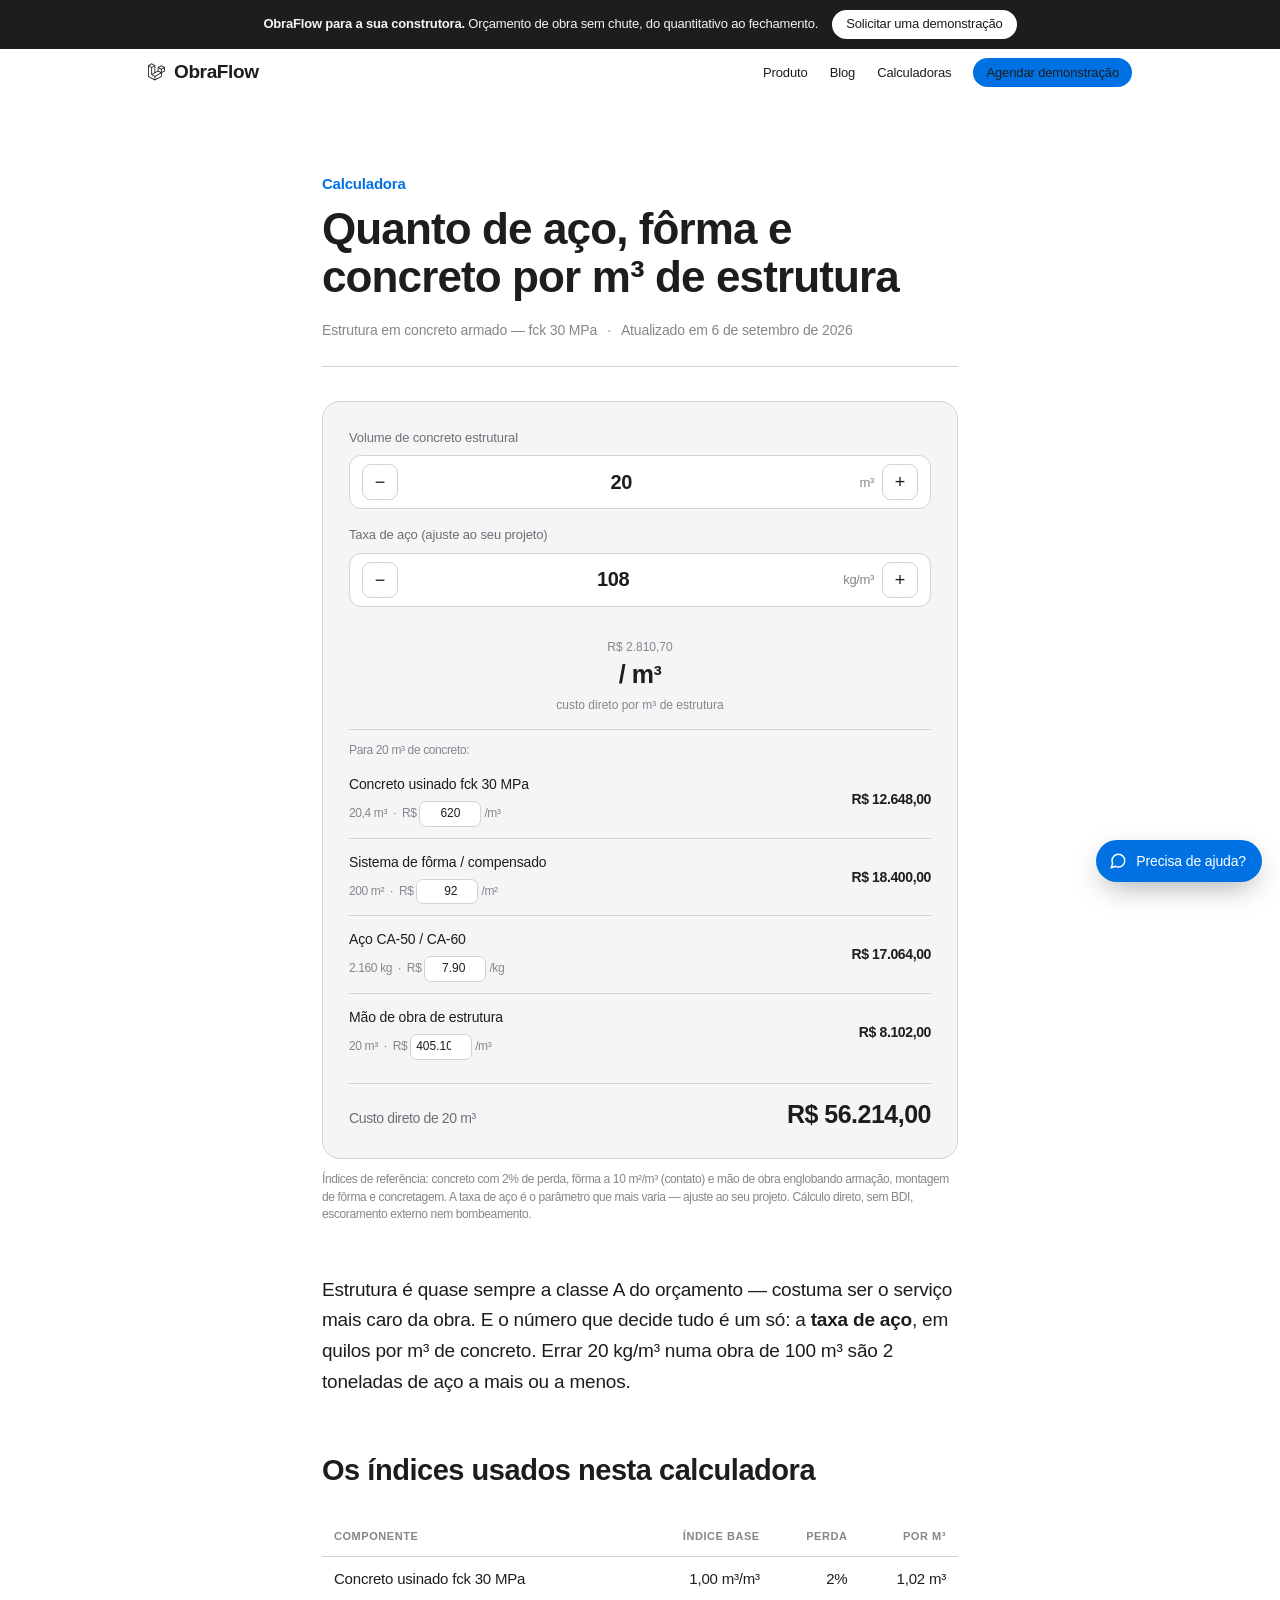
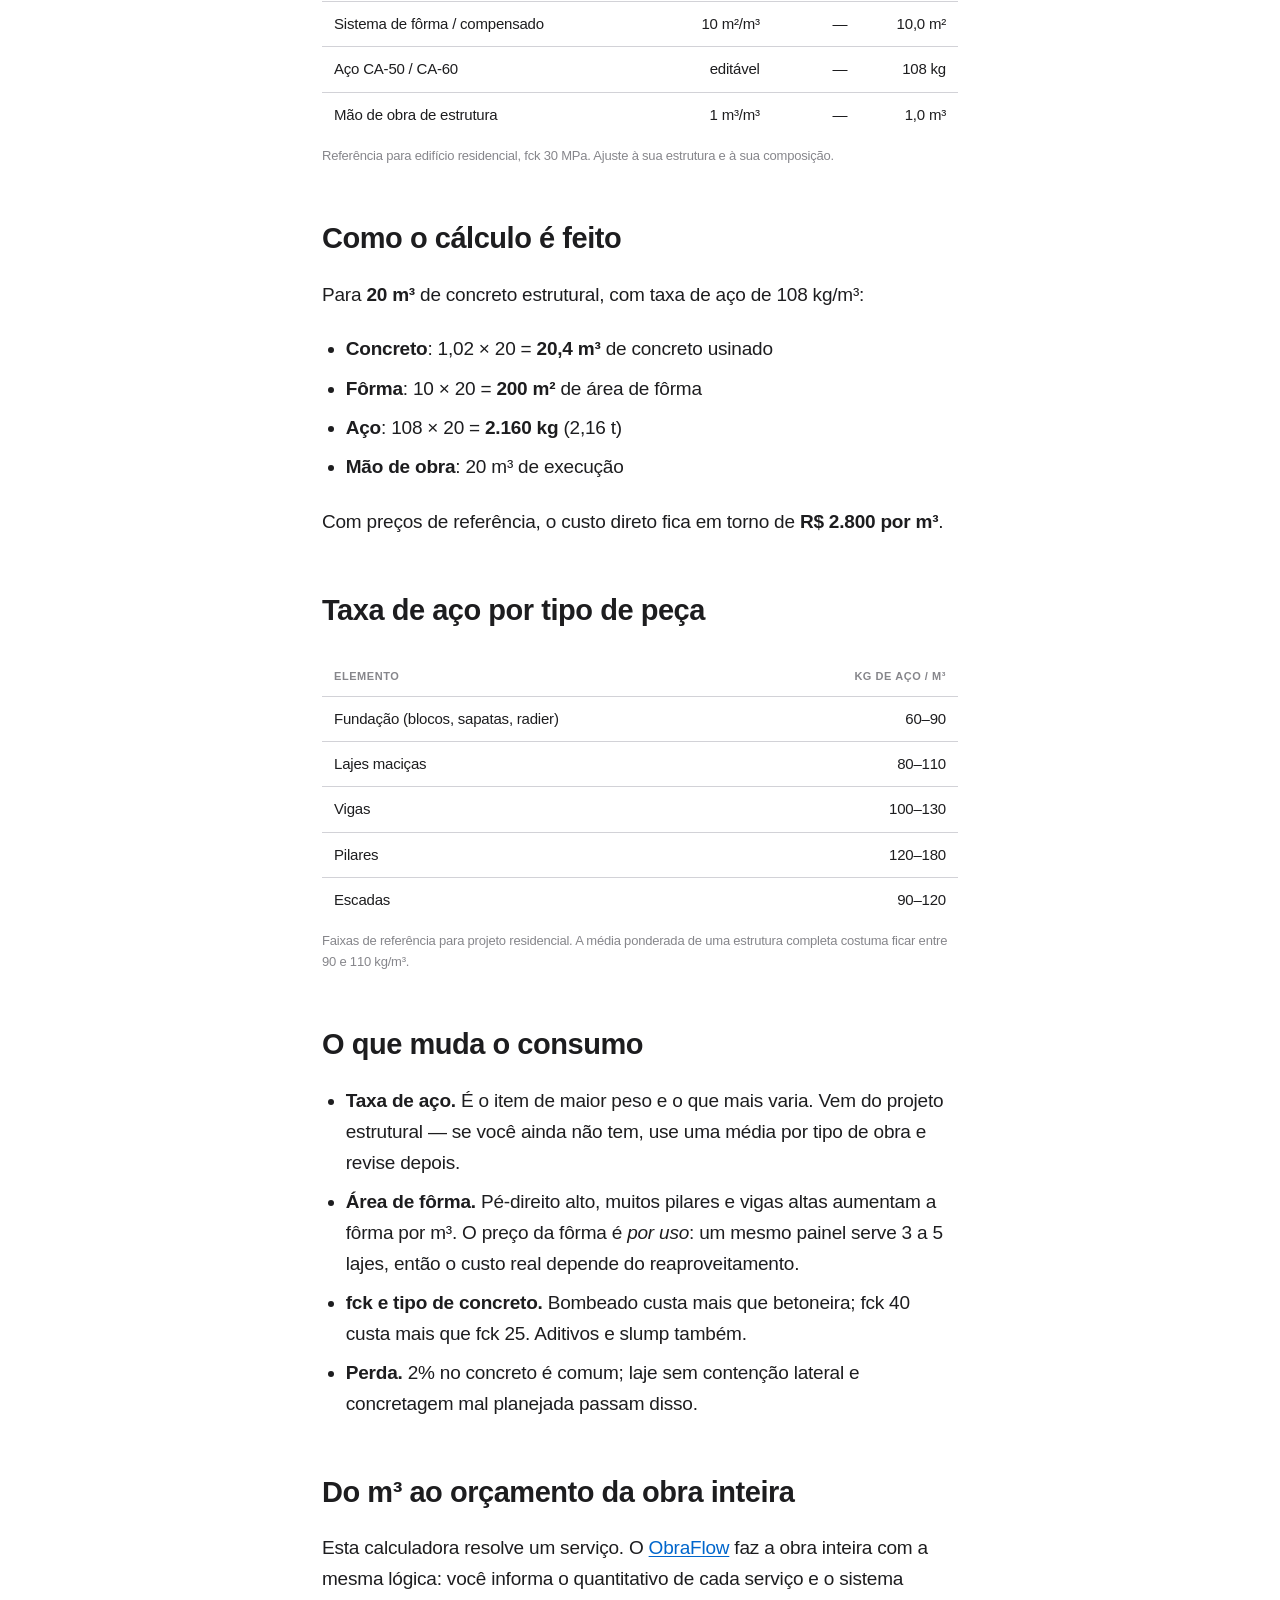
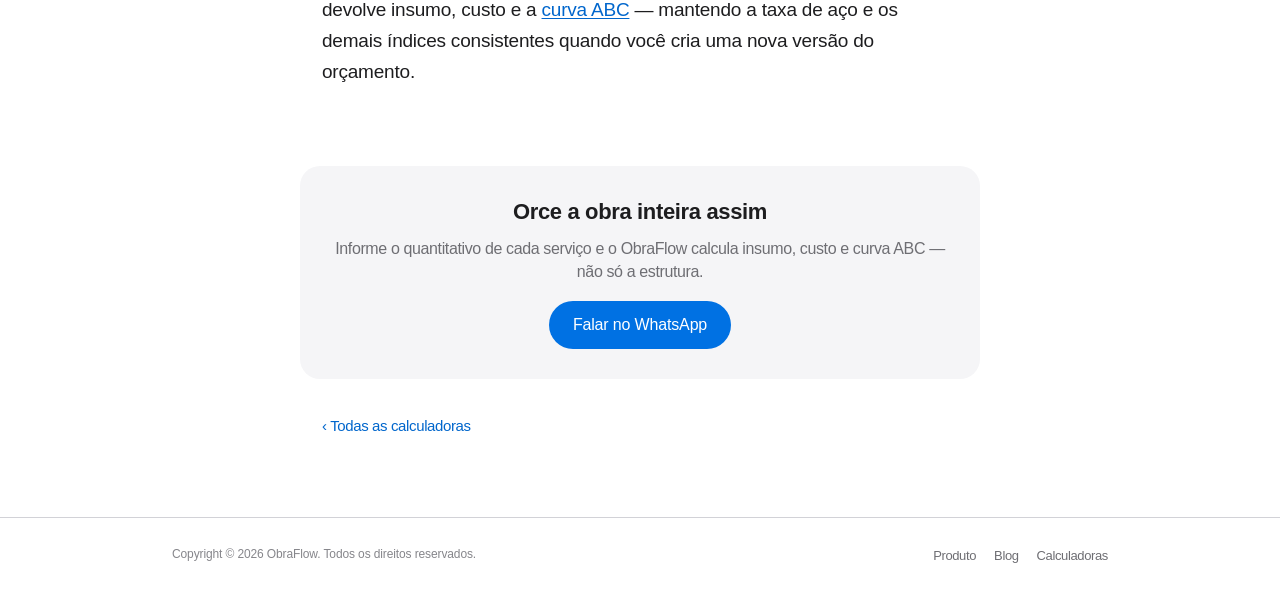
<file: calculadoras/concreto-forma-aco-estrutura/index.html>
<!doctype html>
<html lang="pt-BR">
<head>
<meta charset="utf-8" />
<meta name="viewport" content="width=device-width, initial-scale=1, viewport-fit=cover" />
<title>Quanto de aço, fôrma e concreto por m³ de estrutura — calculadora | ObraFlow</title>
<meta name="description" content="Calculadora de consumo de estrutura em concreto armado: informe o volume em m³ e veja aço (kg), fôrma (m²), concreto usinado e o custo por m³. Taxas de referência e cálculo explicado." />
<link rel="canonical" href="https://vellorapp.com.br/calculadoras/concreto-forma-aco-estrutura/" />
<meta name="robots" content="index, follow, max-image-preview:large" />
<meta name="theme-color" content="#ffffff" media="(prefers-color-scheme: light)" />
<meta name="theme-color" content="#000000" media="(prefers-color-scheme: dark)" />
<meta property="og:type" content="article" />
<meta property="og:site_name" content="ObraFlow" />
<meta property="og:locale" content="pt_BR" />
<meta property="og:url" content="https://vellorapp.com.br/calculadoras/concreto-forma-aco-estrutura/" />
<meta property="og:title" content="Quanto de aço, fôrma e concreto por m³ de estrutura" />
<meta property="og:description" content="Calculadora: volume em m³ de concreto armado → aço, fôrma, concreto e custo por m³." />
<meta property="og:image" content="https://vellorapp.com.br/og.jpg" />
<meta name="twitter:card" content="summary_large_image" />
<meta name="twitter:title" content="Quanto de aço, fôrma e concreto por m³ de estrutura" />
<meta name="twitter:description" content="Calculadora de consumo de estrutura em concreto armado." />
<meta name="twitter:image" content="https://vellorapp.com.br/og.jpg" />
<link rel="icon" type="image/svg+xml" href="[data-uri]" />
<link rel="stylesheet" href="/blog/blog.css" />
<script type="application/ld+json">{"@context":"https://schema.org","@type":"FAQPage","mainEntity":[{"@type":"Question","name":"Quantos kg de aço por m³ de concreto?","acceptedAnswer":{"@type":"Answer","text":"A taxa de aço varia com o tipo de peça: fundação de 60 a 90 kg/m³, lajes de 80 a 110, vigas de 100 a 130 e pilares de 120 a 180 kg/m³. Uma média de projeto residencial fica em torno de 100 a 110 kg/m³."}},{"@type":"Question","name":"Quanto de fôrma por m³ de concreto?","acceptedAnswer":{"@type":"Answer","text":"A área de fôrma costuma ficar entre 8 e 12 m² por m³ de concreto em edifícios residenciais. O valor exato depende da geometria da estrutura e do pé-direito."}},{"@type":"Question","name":"Qual o custo por m³ de estrutura em concreto armado?","acceptedAnswer":{"@type":"Answer","text":"Somando concreto usinado, fôrma, aço e mão de obra, o custo direto fica em torno de R$ 2.800 por m³ com preços de referência. Use a calculadora com os seus preços e a sua taxa de aço para o número real."}}]}</script>
</head>
<body>

<div class="promo">
  <p class="promo__in"><span class="promo__txt"><strong>ObraFlow para a sua construtora.</strong> Orçamento de obra sem chute, do quantitativo ao fechamento.</span> <a class="js-wa" href="#">Solicitar uma demonstração</a></p>
</div>

<nav class="subnav" id="subnav" aria-label="ObraFlow">
  <div class="subnav__in">
    <a class="brand" href="/">
      <svg viewBox="0 0 40 42" fill="currentColor" aria-hidden="true"><path fill-rule="evenodd" clip-rule="evenodd" d="M17.2 5.633 8.6.855 0 5.633v26.51l16.2 9 16.2-9v-8.442l7.6-4.223V9.856l-8.6-4.777-8.6 4.777V18.3l-5.6 3.111V5.633ZM38 18.301l-5.6 3.11v-6.157l5.6-3.11V18.3Zm-1.06-7.856-5.54 3.078-5.54-3.079 5.54-3.078 5.54 3.079ZM24.8 18.3v-6.157l5.6 3.111v6.158L24.8 18.3Zm-1 1.732 5.54 3.078-13.14 7.302-5.54-3.078 13.14-7.3v-.002Zm-16.2 7.89 7.6 4.222V38.3L2 30.966V7.92l5.6 3.111v16.892ZM8.6 9.3 3.06 6.222 8.6 3.143l5.54 3.08L8.6 9.3Zm21.8 15.51-13.2 7.334V38.3l13.2-7.334v-6.156ZM9.6 11.034l5.6-3.11v14.6l-5.6 3.11v-14.6Z"/></svg>
      ObraFlow
    </a>
    <div class="subnav__links">
      <a href="/">Produto</a>
      <a href="/blog/">Blog</a>
      <a href="/calculadoras/">Calculadoras</a>
      <a class="subnav__cta js-wa" href="#">Agendar demonstração</a>
    </div>
  </div>
</nav>

<article class="article">
  <p class="eyebrow">Calculadora</p>
  <h1>Quanto de aço, fôrma e concreto por m³ de estrutura</h1>
  <div class="article__meta"><span>Estrutura em concreto armado &mdash; fck 30 MPa</span><span>·</span><span>Atualizado em 6 de setembro de 2026</span></div>
</article>

<div class="calc">
  <div class="calc__box">
    <div class="calc__field">
      <label for="c-vol">Volume de concreto estrutural</label>
      <div class="calc__input">
        <button type="button" class="stepper" data-step="-1" aria-label="Diminuir 1 m³">&minus;</button>
        <input id="c-vol" type="number" inputmode="decimal" min="0" step="1" value="20" />
        <span class="u">m³</span>
        <button type="button" class="stepper" data-step="1" aria-label="Aumentar 1 m³">+</button>
      </div>
    </div>
    <div class="calc__field">
      <label for="c-aco">Taxa de aço (ajuste ao seu projeto)</label>
      <div class="calc__input">
        <button type="button" class="stepper" data-step="-5" data-target="c-aco" aria-label="Diminuir 5 kg/m³">&minus;</button>
        <input id="c-aco" type="number" inputmode="decimal" min="0" step="5" value="108" />
        <span class="u">kg/m³</span>
        <button type="button" class="stepper" data-step="5" data-target="c-aco" aria-label="Aumentar 5 kg/m³">+</button>
      </div>
    </div>

    <div class="calc__unit"><span id="o-unit">&mdash;</span> / m³<span>custo direto por m³ de estrutura</span></div>

    <p class="calc__lead">Para <span id="o-vol">20</span> m³ de concreto:</p>
    <div class="calc__rows">
      <div class="calc__r">
        <div class="nm"><span class="t">Concreto usinado fck 30 MPa</span>
          <span class="q"><span id="q-conc">&mdash;</span> m³ &nbsp;·&nbsp; <label>R$ <input type="number" id="p-conc" min="0" step="5" value="620" inputmode="decimal" /> /m³</label></span></div>
        <div class="sub" id="s-conc">&mdash;</div>
      </div>
      <div class="calc__r">
        <div class="nm"><span class="t">Sistema de fôrma / compensado</span>
          <span class="q"><span id="q-forma">&mdash;</span> m² &nbsp;·&nbsp; <label>R$ <input type="number" id="p-forma" min="0" step="1" value="92" inputmode="decimal" /> /m²</label></span></div>
        <div class="sub" id="s-forma">&mdash;</div>
      </div>
      <div class="calc__r">
        <div class="nm"><span class="t">Aço CA-50 / CA-60</span>
          <span class="q"><span id="q-aco">&mdash;</span> kg &nbsp;·&nbsp; <label>R$ <input type="number" id="p-aco" min="0" step="0.1" value="7.90" inputmode="decimal" /> /kg</label></span></div>
        <div class="sub" id="s-aco">&mdash;</div>
      </div>
      <div class="calc__r">
        <div class="nm"><span class="t">Mão de obra de estrutura</span>
          <span class="q"><span id="q-mo">&mdash;</span> m³ &nbsp;·&nbsp; <label>R$ <input type="number" id="p-mo" min="0" step="5" value="405.10" inputmode="decimal" /> /m³</label></span></div>
        <div class="sub" id="s-mo">&mdash;</div>
      </div>
    </div>
    <div class="calc__total"><span>Custo direto de <span id="o-vol2">20</span> m³</span><b id="o-total">&mdash;</b></div>
  </div>
</div>
<p class="calc__disc">Índices de referência: concreto com 2% de perda, fôrma a 10&nbsp;m²/m³ (contato) e mão de obra englobando armação, montagem de fôrma e concretagem. A taxa de aço é o parâmetro que mais varia &mdash; ajuste ao seu projeto. Cálculo direto, sem BDI, escoramento externo nem bombeamento.</p>

<div class="prose">
  <p>Estrutura é quase sempre a classe A do orçamento — costuma ser o serviço mais caro da obra. E o número que decide tudo é um só: a <strong>taxa de aço</strong>, em quilos por m³ de concreto. Errar 20 kg/m³ numa obra de 100 m³ são 2 toneladas de aço a mais ou a menos.</p>

  <h2>Os índices usados nesta calculadora</h2>

  <div class="tablewrap">
  <table>
    <thead><tr><th>Componente</th><th class="num">Índice base</th><th class="num">Perda</th><th class="num">Por m³</th></tr></thead>
    <tbody>
      <tr><td>Concreto usinado fck 30 MPa</td><td class="num">1,00 m³/m³</td><td class="num">2%</td><td class="num">1,02 m³</td></tr>
      <tr><td>Sistema de fôrma / compensado</td><td class="num">10 m²/m³</td><td class="num">&mdash;</td><td class="num">10,0 m²</td></tr>
      <tr><td>Aço CA-50 / CA-60</td><td class="num">editável</td><td class="num">&mdash;</td><td class="num">108 kg</td></tr>
      <tr><td>Mão de obra de estrutura</td><td class="num">1 m³/m³</td><td class="num">&mdash;</td><td class="num">1,0 m³</td></tr>
    </tbody>
    <caption>Referência para edifício residencial, fck 30 MPa. Ajuste à sua estrutura e à sua composição.</caption>
  </table>
  </div>

  <h2>Como o cálculo é feito</h2>

  <p>Para <strong>20 m³</strong> de concreto estrutural, com taxa de aço de 108 kg/m³:</p>

  <ul>
    <li><strong>Concreto</strong>: 1,02 &times; 20 = <strong>20,4 m³</strong> de concreto usinado</li>
    <li><strong>Fôrma</strong>: 10 &times; 20 = <strong>200 m²</strong> de área de fôrma</li>
    <li><strong>Aço</strong>: 108 &times; 20 = <strong>2.160 kg</strong> (2,16 t)</li>
    <li><strong>Mão de obra</strong>: 20 m³ de execução</li>
  </ul>

  <p>Com preços de referência, o custo direto fica em torno de <strong>R$ 2.800 por m³</strong>.</p>

  <h2>Taxa de aço por tipo de peça</h2>

  <div class="tablewrap">
  <table>
    <thead><tr><th>Elemento</th><th class="num">kg de aço / m³</th></tr></thead>
    <tbody>
      <tr><td>Fundação (blocos, sapatas, radier)</td><td class="num">60&ndash;90</td></tr>
      <tr><td>Lajes maciças</td><td class="num">80&ndash;110</td></tr>
      <tr><td>Vigas</td><td class="num">100&ndash;130</td></tr>
      <tr><td>Pilares</td><td class="num">120&ndash;180</td></tr>
      <tr><td>Escadas</td><td class="num">90&ndash;120</td></tr>
    </tbody>
    <caption>Faixas de referência para projeto residencial. A média ponderada de uma estrutura completa costuma ficar entre 90 e 110 kg/m³.</caption>
  </table>
  </div>

  <h2>O que muda o consumo</h2>

  <ul>
    <li><strong>Taxa de aço.</strong> É o item de maior peso e o que mais varia. Vem do projeto estrutural — se você ainda não tem, use uma média por tipo de obra e revise depois.</li>
    <li><strong>Área de fôrma.</strong> Pé-direito alto, muitos pilares e vigas altas aumentam a fôrma por m³. O preço da fôrma é <em>por uso</em>: um mesmo painel serve 3 a 5 lajes, então o custo real depende do reaproveitamento.</li>
    <li><strong>fck e tipo de concreto.</strong> Bombeado custa mais que betoneira; fck 40 custa mais que fck 25. Aditivos e slump também.</li>
    <li><strong>Perda.</strong> 2% no concreto é comum; laje sem contenção lateral e concretagem mal planejada passam disso.</li>
  </ul>

  <h2>Do m³ ao orçamento da obra inteira</h2>

  <p>Esta calculadora resolve um serviço. O <a href="/">ObraFlow</a> faz a obra inteira com a mesma lógica: você informa o quantitativo de cada serviço e o sistema devolve insumo, custo e a <a href="/blog/curva-abc-na-obra/">curva ABC</a> — mantendo a taxa de aço e os demais índices consistentes quando você cria uma nova versão do orçamento.</p>
</div>

<div class="cta-box">
  <h3>Orce a obra inteira assim</h3>
  <p>Informe o quantitativo de cada serviço e o ObraFlow calcula insumo, custo e curva ABC — não só a estrutura.</p>
  <a class="btn js-wa" href="#">Falar no WhatsApp</a>
</div>

<p class="backlink"><a href="/calculadoras/">&lsaquo; Todas as calculadoras</a></p>

<footer class="foot">
  <div class="foot__in">
    <p>Copyright &copy; 2026 ObraFlow. Todos os direitos reservados.</p>
    <div class="foot__links">
      <a href="/">Produto</a>
      <a href="/blog/">Blog</a>
      <a href="/calculadoras/">Calculadoras</a>
    </div>
  </div>
</footer>

<script>
  (function(){
    var WA_NUMERO="5581985576458";
    var WA_MSG="Olá! Vim pela calculadora de estrutura do ObraFlow e quero solicitar uma demonstração.\n\nNome:\nConstrutora:\nCidade:\nQuantas obras por ano (aprox.):\n\nFico no aguardo!";
    var href="https://wa.me/"+WA_NUMERO+"?text="+encodeURIComponent(WA_MSG);
    [].forEach.call(document.querySelectorAll('a.js-wa'),function(a){ a.href=href; a.target="_blank"; a.rel="noopener"; });
    var nav=document.getElementById('subnav');
    var sc=function(){ nav.classList.toggle('is-scrolled', window.scrollY>4); }; sc();
    window.addEventListener('scroll',sc,{passive:true});
  })();

  (function(){
    var V=document.getElementById('c-vol'), AC=document.getElementById('c-aco');
    if(!V||!AC) return;
    var brl=new Intl.NumberFormat('pt-BR',{style:'currency',currency:'BRL'});
    var f0=new Intl.NumberFormat('pt-BR',{maximumFractionDigits:0});
    var f1=new Intl.NumberFormat('pt-BR',{minimumFractionDigits:1,maximumFractionDigits:1});
    function num(el,d){ var v=parseFloat(String(el.value).replace(',','.')); return isFinite(v)&&v>=0?v:d; }
    function set(id,t){ var e=document.getElementById(id); if(e) e.textContent=t; }
    function render(){
      var vol=num(V,0), taxa=num(AC,108);
      var pc=num(document.getElementById('p-conc'),620),
          pf=num(document.getElementById('p-forma'),92),
          pa=num(document.getElementById('p-aco'),7.90),
          pm=num(document.getElementById('p-mo'),405.10);
      var qc=1.02*vol, qf=10*vol, qa=taxa*vol, qm=vol;
      var sc=qc*pc, sf=qf*pf, sa=qa*pa, sm=qm*pm;
      var total=sc+sf+sa+sm;
      var unit=1.02*pc + 10*pf + taxa*pa + pm;
      set('q-conc',f1.format(qc)); set('s-conc',brl.format(sc));
      set('q-forma',f0.format(qf)); set('s-forma',brl.format(sf));
      set('q-aco',f0.format(qa)); set('s-aco',brl.format(sa));
      set('q-mo',f0.format(qm)); set('s-mo',brl.format(sm));
      set('o-unit',brl.format(unit)); set('o-total',brl.format(total));
      set('o-vol',f0.format(vol)); set('o-vol2',f0.format(vol));
    }
    [V,AC,'p-conc','p-forma','p-aco','p-mo'].forEach(function(x){
      var el=typeof x==='string'?document.getElementById(x):x;
      if(el) el.addEventListener('input',render);
    });
    [].forEach.call(document.querySelectorAll('.stepper'),function(b){
      b.addEventListener('click',function(){
        var s=parseFloat(b.getAttribute('data-step'))||0;
        var tgt=b.getAttribute('data-target')==='c-aco'?AC:V;
        var v=(parseFloat(String(tgt.value).replace(',','.'))||0)+s;
        if(v<0) v=0;
        tgt.value=String(Math.round(v*100)/100);
        render();
      });
    });
    render();
  })();
</script>

<script src="/assistant.js" defer></script>
<script src="/lead-form.js" defer></script>
</body>
</html>
</file>
<file: blog/blog.css>
:root{
  --bg:#ffffff; --bg-alt:#f5f5f7; --ink:#1d1d1f; --ink-2:#6e6e73; --ink-3:#86868b;
  --link:#0066cc; --btn:#0071e3; --btn-hover:#0077ed; --hairline:#d2d2d7;
  --nav-bg:rgba(255,255,255,.72); color-scheme:light;
}
@media (prefers-color-scheme:dark){
  :root:not([data-theme="light"]){
    --bg:#000; --bg-alt:#101011; --ink:#f5f5f7; --ink-2:#a1a1a6; --ink-3:#86868b;
    --link:#2997ff; --btn:#0071e3; --btn-hover:#0077ed; --hairline:#3a3a3c;
    --nav-bg:rgba(20,20,22,.72); color-scheme:dark;
  }
}
:root[data-theme="dark"]{
  --bg:#000; --bg-alt:#101011; --ink:#f5f5f7; --ink-2:#a1a1a6; --ink-3:#86868b;
  --link:#2997ff; --btn:#0071e3; --btn-hover:#0077ed; --hairline:#3a3a3c;
  --nav-bg:rgba(20,20,22,.72); color-scheme:dark;
}

*{box-sizing:border-box}
html{-webkit-text-size-adjust:100%;overflow-x:hidden;scroll-padding-top:64px}
body{
  margin:0;background:var(--bg);color:var(--ink);overflow-x:hidden;
  font-family:"SF Pro Display","SF Pro Text","Helvetica Neue","Segoe UI",Helvetica,Arial,-apple-system,BlinkMacSystemFont,Roboto,sans-serif;
  font-size:17px;line-height:1.47;letter-spacing:-.022em;
  -webkit-font-smoothing:antialiased;-moz-osx-font-smoothing:grayscale;-webkit-tap-highlight-color:transparent;
}
a{color:var(--link);text-decoration:none}
a:hover{text-decoration:underline}
:focus-visible{outline:3px solid var(--btn);outline-offset:3px;border-radius:5px}
img{max-width:100%;height:auto}

/* ---------- promo + nav ---------- */
.promo{background:#1d1d1f;color:#f5f5f7}
.promo__in{max-width:1160px;margin:0 auto;padding:10px 20px;display:flex;flex-wrap:nowrap;gap:14px;align-items:center;justify-content:center;font-size:13px;line-height:1.3;letter-spacing:-.014em}
.promo__txt{min-width:0;overflow:hidden;text-overflow:ellipsis;white-space:nowrap}
.promo__in strong{font-weight:600}
.promo__in a{flex:0 0 auto;background:#fff;color:#1d1d1f;font-weight:500;white-space:nowrap;padding:6px 14px;border-radius:980px;font-size:13px}
.promo__in a:hover{background:#e8e8ed;text-decoration:none}

.subnav{position:sticky;top:0;z-index:100;height:48px;background:var(--nav-bg);-webkit-backdrop-filter:saturate(180%) blur(20px);backdrop-filter:saturate(180%) blur(20px);border-bottom:1px solid transparent;transition:border-color .2s}
.subnav.is-scrolled{border-bottom-color:var(--hairline)}
.subnav__in{max-width:1024px;margin:0 auto;height:100%;display:flex;align-items:center;gap:22px;padding:0 20px}
.brand{display:flex;align-items:center;gap:9px;color:var(--ink);font-size:19px;font-weight:600;letter-spacing:-.02em;flex:0 0 auto}
.brand:hover{text-decoration:none}
.brand svg{width:17px;height:auto;display:block}
.subnav__links{display:flex;align-items:center;gap:22px;margin-left:auto}
.subnav__links a{color:var(--ink);font-size:13px;letter-spacing:-.01em;white-space:nowrap}
.subnav__links a:hover{color:var(--ink-2);text-decoration:none}
.subnav__cta{background:var(--btn);color:#fff;padding:5px 13px;border-radius:980px;font-size:12px}
.subnav__cta:hover{background:var(--btn-hover);text-decoration:none}
@media (max-width:560px){ .subnav__links a.hide-sm{display:none} }

/* ---------- blog index ---------- */
.bloghead{max-width:720px;margin:0 auto;padding:clamp(46px,9vw,92px) 22px clamp(20px,4vw,36px);text-align:center}
.eyebrow{font-size:15px;font-weight:600;letter-spacing:-.014em;color:var(--btn);margin:0 0 10px}
.bloghead h1{font-size:clamp(32px,6vw,58px);font-weight:600;line-height:1.05;letter-spacing:-.02em;margin:0;text-wrap:balance}
.bloghead p{font-size:clamp(17px,2.4vw,21px);color:var(--ink-2);line-height:1.4;margin:16px auto 0;max-width:34rem;text-wrap:balance}

.postlist{max-width:760px;margin:0 auto;padding:8px 22px 90px;display:flex;flex-direction:column}
.post{padding:30px 0;border-top:1px solid var(--hairline)}
.post:first-child{border-top:0}
.post__meta{display:flex;flex-wrap:wrap;gap:6px 10px;font-size:13px;color:var(--ink-3);letter-spacing:-.01em;margin-bottom:10px;font-variant-numeric:tabular-nums}
.post__cat{color:var(--btn);font-weight:600}
.post h2{font-size:clamp(21px,3.1vw,28px);font-weight:600;line-height:1.18;letter-spacing:-.016em;margin:0 0 8px;text-wrap:balance}
.post h2 a{color:var(--ink)}
.post h2 a:hover{color:var(--link)}
.post p{margin:0;color:var(--ink-2);font-size:16px;line-height:1.5}
.post__more{display:inline-block;margin-top:12px;font-size:15px;letter-spacing:-.01em}

/* ---------- article ---------- */
.article{max-width:680px;margin:0 auto;padding:clamp(38px,8vw,76px) 22px 8px}
.article .eyebrow{text-align:left}
.article h1{font-size:clamp(29px,5.4vw,44px);font-weight:600;line-height:1.1;letter-spacing:-.02em;margin:0 0 18px;text-wrap:balance}
.article__meta{display:flex;flex-wrap:wrap;gap:6px 10px;font-size:14px;color:var(--ink-3);letter-spacing:-.01em;padding-bottom:26px;border-bottom:1px solid var(--hairline);font-variant-numeric:tabular-nums}
.prose{max-width:680px;margin:0 auto;padding:32px 22px 8px;font-size:19px;line-height:1.62;letter-spacing:-.011em;color:var(--ink)}
.prose > * + *{margin-top:1.25em}
.prose h2{font-size:clamp(22px,3.4vw,29px);font-weight:600;line-height:1.2;letter-spacing:-.016em;margin-top:1.9em}
.prose h3{font-size:19px;font-weight:600;letter-spacing:-.01em;margin-top:1.6em}
.prose ul,.prose ol{padding-left:1.25em}
.prose li{margin-top:.45em}
.prose strong{font-weight:600}
.prose a{text-decoration:underline;text-underline-offset:2px}
.prose blockquote{margin:1.7em 0;padding-left:20px;border-left:3px solid var(--btn);color:var(--ink-2);font-size:20px;line-height:1.5}
.prose blockquote p{margin:0}
.tablewrap{overflow-x:auto;margin:1.6em 0}
.prose table{width:100%;border-collapse:collapse;font-size:15px;font-variant-numeric:tabular-nums;min-width:440px}
.prose caption{caption-side:bottom;font-size:13px;color:var(--ink-3);text-align:left;padding-top:8px}
.prose th,.prose td{text-align:left;padding:10px 12px;border-bottom:1px solid var(--hairline)}
.prose td.num,.prose th.num{text-align:right}
.prose th{font-weight:600;color:var(--ink-3);font-size:11px;text-transform:uppercase;letter-spacing:.05em}
.prose tbody tr:last-child td{border-bottom:0}

.cta-box{max-width:680px;margin:52px auto 0;padding:30px 26px;background:var(--bg-alt);border-radius:20px;text-align:center}
.cta-box h3{font-size:22px;font-weight:600;letter-spacing:-.016em;margin:0 0 8px;text-wrap:balance}
.cta-box p{margin:0 0 18px;color:var(--ink-2);font-size:16px;line-height:1.45}
.btn{display:inline-block;background:var(--btn);color:#fff;font-size:16px;letter-spacing:-.01em;padding:12px 24px;border-radius:980px}
.btn:hover{background:var(--btn-hover);text-decoration:none}
.backlink{max-width:680px;margin:36px auto 0;padding:0 22px;font-size:15px}

/* ---------- footer ---------- */
.foot{background:var(--bg);border-top:1px solid var(--hairline);margin-top:80px}
.foot__in{max-width:980px;margin:0 auto;padding:28px 22px 44px;display:flex;flex-wrap:wrap;gap:10px 20px;justify-content:space-between;align-items:center}
.foot__in a{color:var(--ink-2);font-size:13px}
.foot__in a:hover{color:var(--ink)}
.foot__in p{margin:0;font-size:12px;color:var(--ink-3);letter-spacing:-.01em}
.foot__links{display:flex;gap:18px;flex-wrap:wrap}

/* ---------- blog hub: busca + filtro ---------- */
.blogtools{max-width:760px;margin:0 auto;padding:0 22px 4px;display:flex;gap:10px;flex-wrap:wrap}
.blogtools .fld{position:relative;flex:1 1 240px}
.blogtools .fld svg{position:absolute;left:12px;top:50%;transform:translateY(-50%);width:15px;height:15px;color:var(--ink-3);pointer-events:none}
.blogtools input,.blogtools select{width:100%;font:inherit;font-size:15px;letter-spacing:-.01em;color:var(--ink);background:var(--bg);border:1px solid var(--hairline);border-radius:12px;padding:10px 14px;-webkit-appearance:none;appearance:none}
.blogtools input{padding-left:34px}
.blogtools select{flex:0 0 auto;padding-right:34px;background-image:url("data:image/svg+xml,%3Csvg xmlns='http://www.w3.org/2000/svg' width='12' height='12' viewBox='0 0 12 12'%3E%3Cpath d='M2 4l4 4 4-4' stroke='%2386868b' stroke-width='1.6' fill='none' stroke-linecap='round'/%3E%3C/svg%3E");background-repeat:no-repeat;background-position:right 12px center}
.blogtools .fld--cat{flex:0 0 auto}
.blogtools input:focus,.blogtools select:focus{outline:none;border-color:var(--btn);box-shadow:0 0 0 4px color-mix(in srgb,var(--btn) 15%,transparent)}
.blognone{max-width:760px;margin:0 auto;padding:24px 22px;color:var(--ink-3);font-size:15px;text-align:center}

/* ---------- blog hub: destaque ---------- */
.blogtitle{max-width:760px;margin:0 auto;padding:clamp(30px,6vw,60px) 22px 18px}
.blogtitle h1{font-size:clamp(30px,5.5vw,50px);font-weight:600;line-height:1.05;letter-spacing:-.021em;margin:0}
.blogtitle p{margin:12px 0 0;font-size:clamp(16px,2.2vw,19px);color:var(--ink-2);line-height:1.4;max-width:32rem;text-wrap:balance}

.feat{max-width:1024px;margin:0 auto 8px;padding:0 22px}
.feat__in{display:grid;grid-template-columns:1.02fr .98fr;border:1px solid var(--hairline);border-radius:20px;overflow:hidden;background:var(--bg)}
.feat__img{position:relative;aspect-ratio:16/11;background:var(--bg-alt);border-right:1px solid var(--hairline)}
.feat__img img{width:100%;height:100%;object-fit:cover;display:block}
.feat__panel{background:var(--bg);color:var(--ink);padding:clamp(24px,3.6vw,44px);display:flex;flex-direction:column;justify-content:center;gap:14px}
.feat__panel .badge{color:var(--btn)}
.feat__panel h2{font-size:clamp(21px,2.9vw,30px);font-weight:600;line-height:1.16;letter-spacing:-.017em;margin:0;color:var(--ink);text-wrap:balance}
.feat__panel p{margin:0;color:var(--ink-2);font-size:15px;line-height:1.5;display:-webkit-box;-webkit-line-clamp:2;-webkit-box-orient:vertical;overflow:hidden}
.feat__meta{display:flex;flex-wrap:wrap;gap:5px 9px;font-size:12.5px;color:var(--ink-3);font-variant-numeric:tabular-nums}
.feat__panel .btn{align-self:flex-start;margin-top:4px}

.badge{display:inline-block;font-size:11px;font-weight:600;letter-spacing:.055em;text-transform:uppercase;color:var(--btn)}

/* ---------- blog hub: grade ---------- */
.recent{max-width:1024px;margin:0 auto;padding:clamp(30px,5vw,56px) 22px 90px}
.recent__h{font-size:13px;font-weight:600;letter-spacing:.04em;text-transform:uppercase;color:var(--ink-3);margin:0 0 18px}
.cardgrid{display:grid;grid-template-columns:repeat(3,1fr);gap:22px}
.card{display:flex;flex-direction:column;border:1px solid var(--hairline);border-radius:16px;overflow:hidden;background:var(--bg);transition:transform .15s ease,box-shadow .15s ease}
.card:hover{transform:translateY(-2px);box-shadow:0 12px 30px -18px rgba(0,0,0,.35)}
.card__img{aspect-ratio:16/10;background:var(--bg-alt);border-bottom:1px solid var(--hairline)}
.card__img img{width:100%;height:100%;object-fit:cover;display:block}
.card__body{padding:16px 16px 18px;display:flex;flex-direction:column;gap:8px;flex:1}
.card h3{font-size:17px;font-weight:600;line-height:1.25;letter-spacing:-.014em;margin:2px 0 0;text-wrap:balance}
.card h3 a{color:var(--ink)}
.card h3 a:hover{color:var(--link);text-decoration:none}
.card p{margin:0;color:var(--ink-2);font-size:14px;line-height:1.45;flex:1}
.card__meta{display:flex;flex-wrap:wrap;gap:4px 8px;font-size:12px;color:var(--ink-3);font-variant-numeric:tabular-nums}
@media (max-width:900px){
  .feat__in{grid-template-columns:1fr}
  .feat__img{aspect-ratio:16/9;border-right:0;border-bottom:1px solid var(--hairline)}
  .cardgrid{grid-template-columns:repeat(2,1fr);gap:18px}
}
@media (max-width:600px){ .cardgrid{grid-template-columns:1fr} }

/* ---------- artigo: capa ---------- */
.artcover{max-width:680px;margin:22px auto 0;padding:0 22px}
.artcover img{width:100%;display:block;border-radius:16px;border:1px solid var(--hairline);background:var(--bg-alt);aspect-ratio:16/9;object-fit:cover}

/* O assistente flutuante (.afab / .apanel) injeta o próprio CSS em /assistant.js. */

/* ---------- calculadora ---------- */
.calc{max-width:680px;margin:26px auto 0;padding:0 22px}
.calc__box{border:1px solid var(--hairline);border-radius:18px;padding:clamp(18px,3vw,26px);background:var(--bg-alt)}
.calc__field{display:flex;flex-direction:column;gap:8px;margin-bottom:16px}
.calc__field label{font-size:13px;color:var(--ink-2);letter-spacing:-.01em}
.calc__input{display:flex;align-items:center;gap:8px;border:1px solid var(--hairline);border-radius:12px;padding:8px 12px;background:var(--bg)}
.calc__input:focus-within{border-color:var(--btn);box-shadow:0 0 0 4px color-mix(in srgb,var(--btn) 15%,transparent)}
.calc__input input{flex:1;min-width:0;border:0;background:transparent;font:inherit;font-size:20px;font-weight:600;letter-spacing:-.02em;color:var(--ink);text-align:center;outline:none;font-variant-numeric:tabular-nums}
.calc__input .u{font-size:13px;color:var(--ink-3)}
.stepper{flex:0 0 auto;width:36px;height:36px;border-radius:9px;border:1px solid var(--hairline);background:var(--bg);color:var(--ink);font-size:18px;line-height:1;cursor:pointer;display:grid;place-items:center}
.stepper:active{background:var(--bg-alt)}
.calc__unit{text-align:center;font-size:clamp(19px,4vw,25px);font-weight:600;letter-spacing:-.02em;padding:12px 0 14px;border-bottom:1px solid var(--hairline);margin-bottom:12px;font-variant-numeric:tabular-nums}
.calc__unit span{display:block;font-size:12px;font-weight:400;color:var(--ink-3);letter-spacing:0;margin-top:4px}
.calc__lead{font-size:12px;color:var(--ink-3);margin:0 0 2px}
.calc__rows{display:flex;flex-direction:column}
.calc__r{display:grid;grid-template-columns:1fr auto;gap:4px 12px;align-items:start;padding:11px 0;border-top:1px solid var(--hairline)}
.calc__r:first-child{border-top:0}
.calc__r .nm .t{font-weight:500;color:var(--ink);font-size:14px;letter-spacing:-.01em}
.calc__r .nm .q{display:block;font-size:12px;color:var(--ink-3);margin-top:4px;font-variant-numeric:tabular-nums}
.calc__r .nm .q label{white-space:nowrap}
.calc__r .nm .q input{width:62px;border:1px solid var(--hairline);border-radius:7px;padding:3px 5px;font:inherit;font-size:12px;text-align:right;background:var(--bg);color:var(--ink);font-variant-numeric:tabular-nums;outline:none}
.calc__r .nm .q input:focus{border-color:var(--btn)}
.calc__r .sub{align-self:center;color:var(--ink);font-weight:600;font-size:14px;font-variant-numeric:tabular-nums;white-space:nowrap}
.calc__total{display:flex;justify-content:space-between;align-items:baseline;gap:12px;margin-top:12px;padding-top:12px;border-top:1px solid var(--hairline)}
.calc__total span{font-size:14px;color:var(--ink-2)}
.calc__total b{font-size:clamp(19px,3.5vw,25px);font-weight:600;letter-spacing:-.02em;font-variant-numeric:tabular-nums}
.calc__disc{max-width:680px;margin:12px auto 0;padding:0 22px;font-size:12px;color:var(--ink-3);line-height:1.45}
</file>
